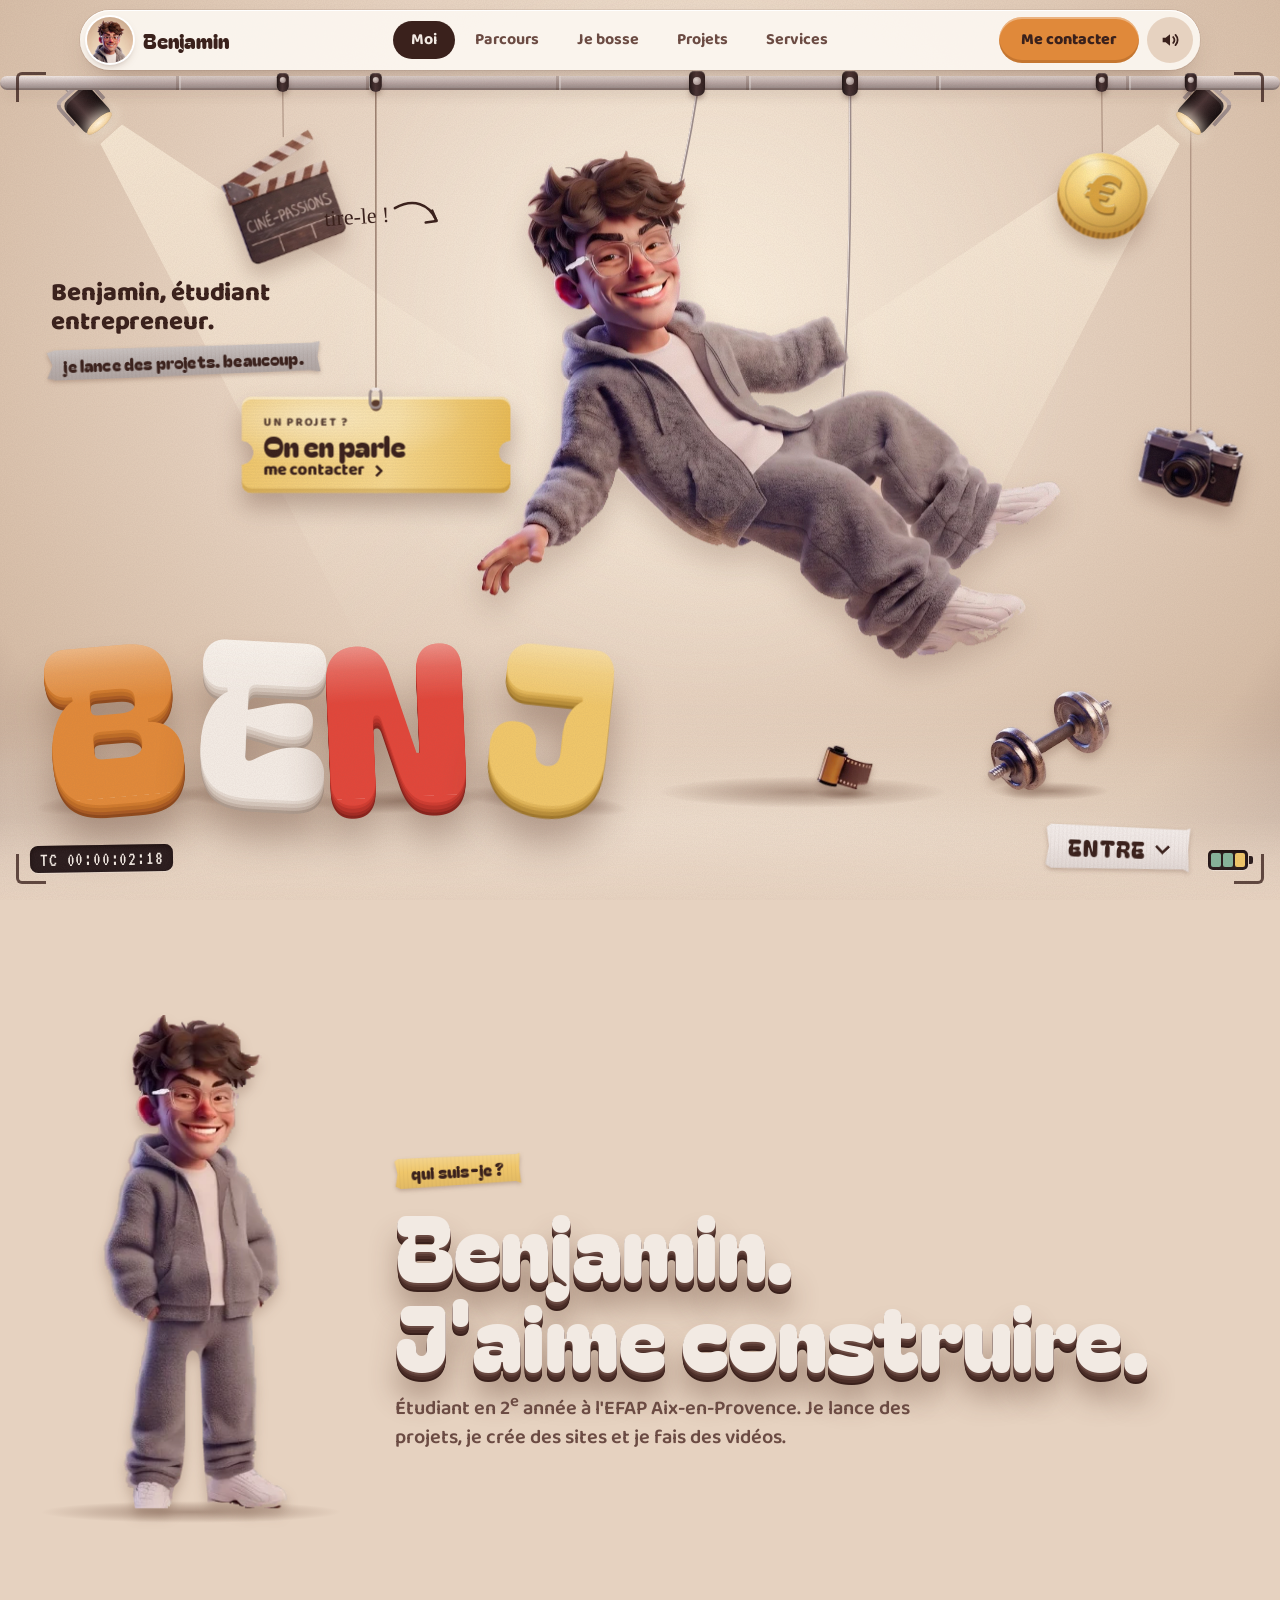
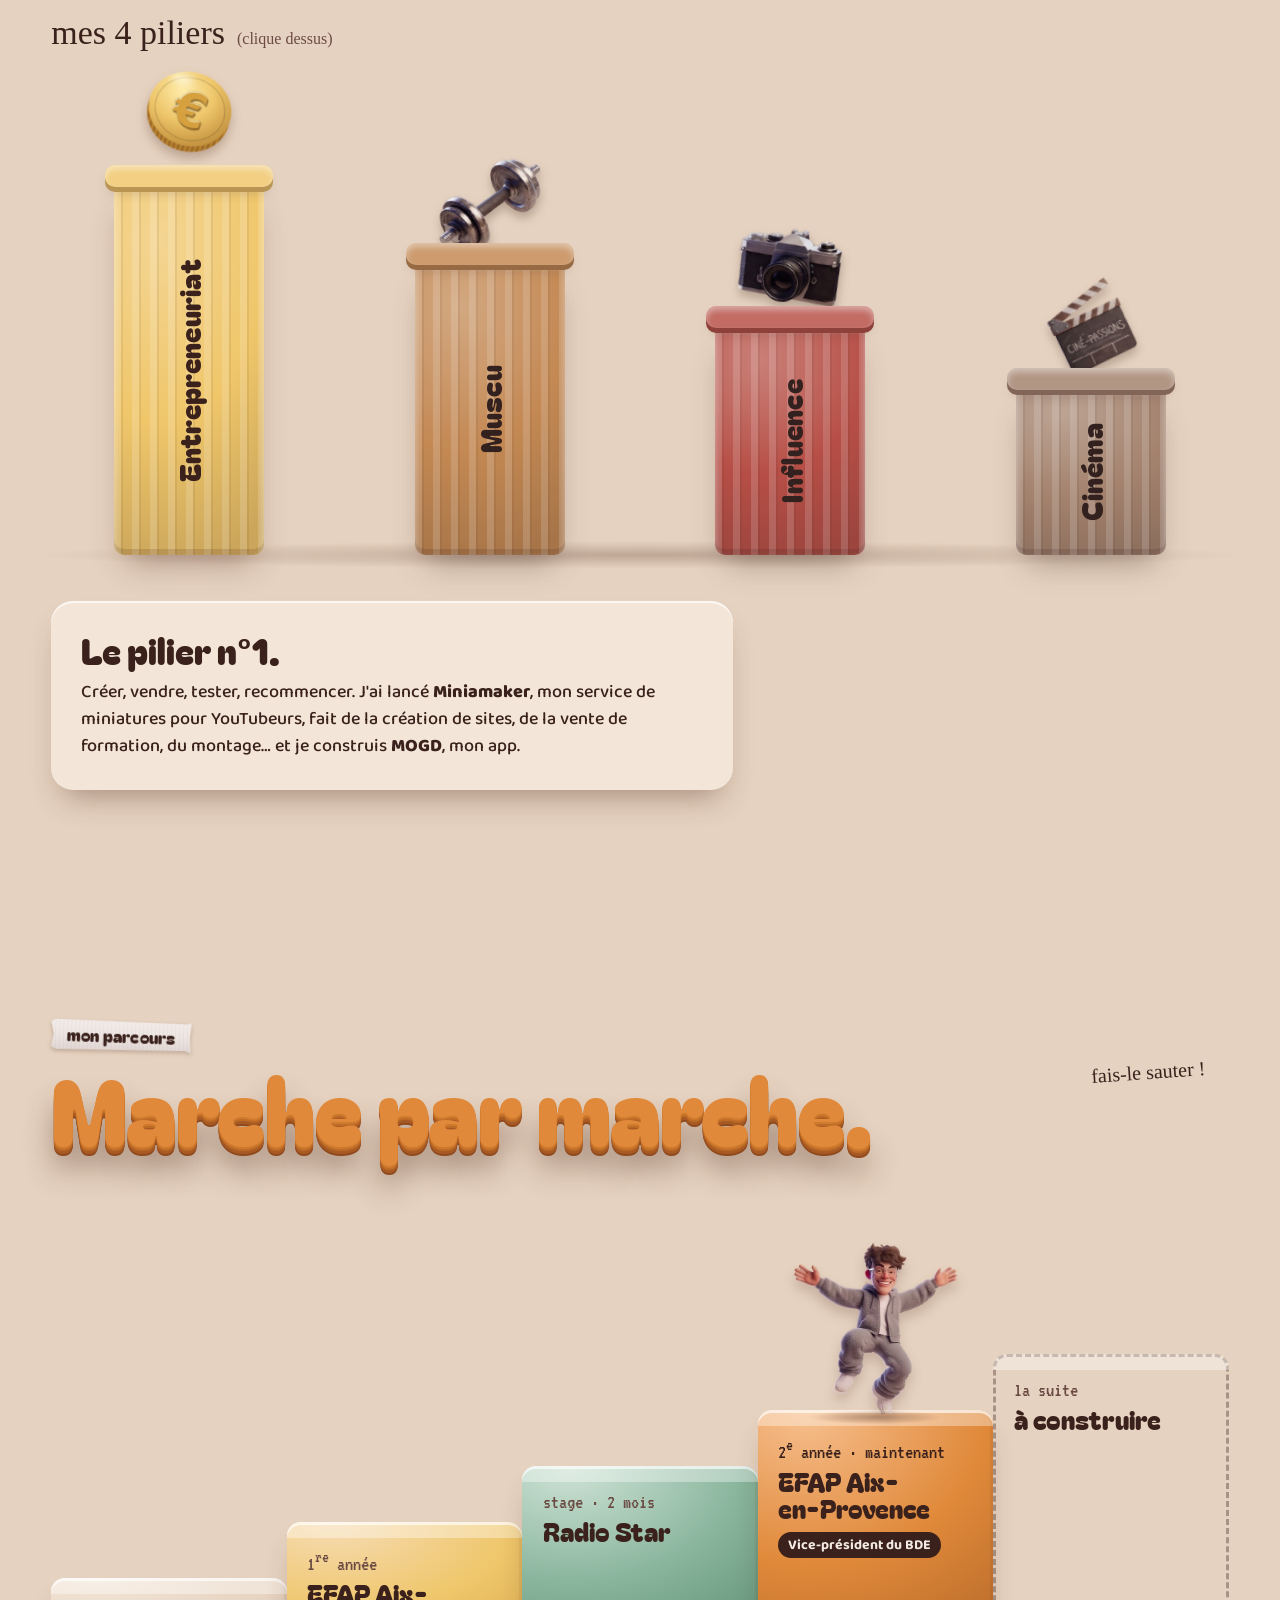
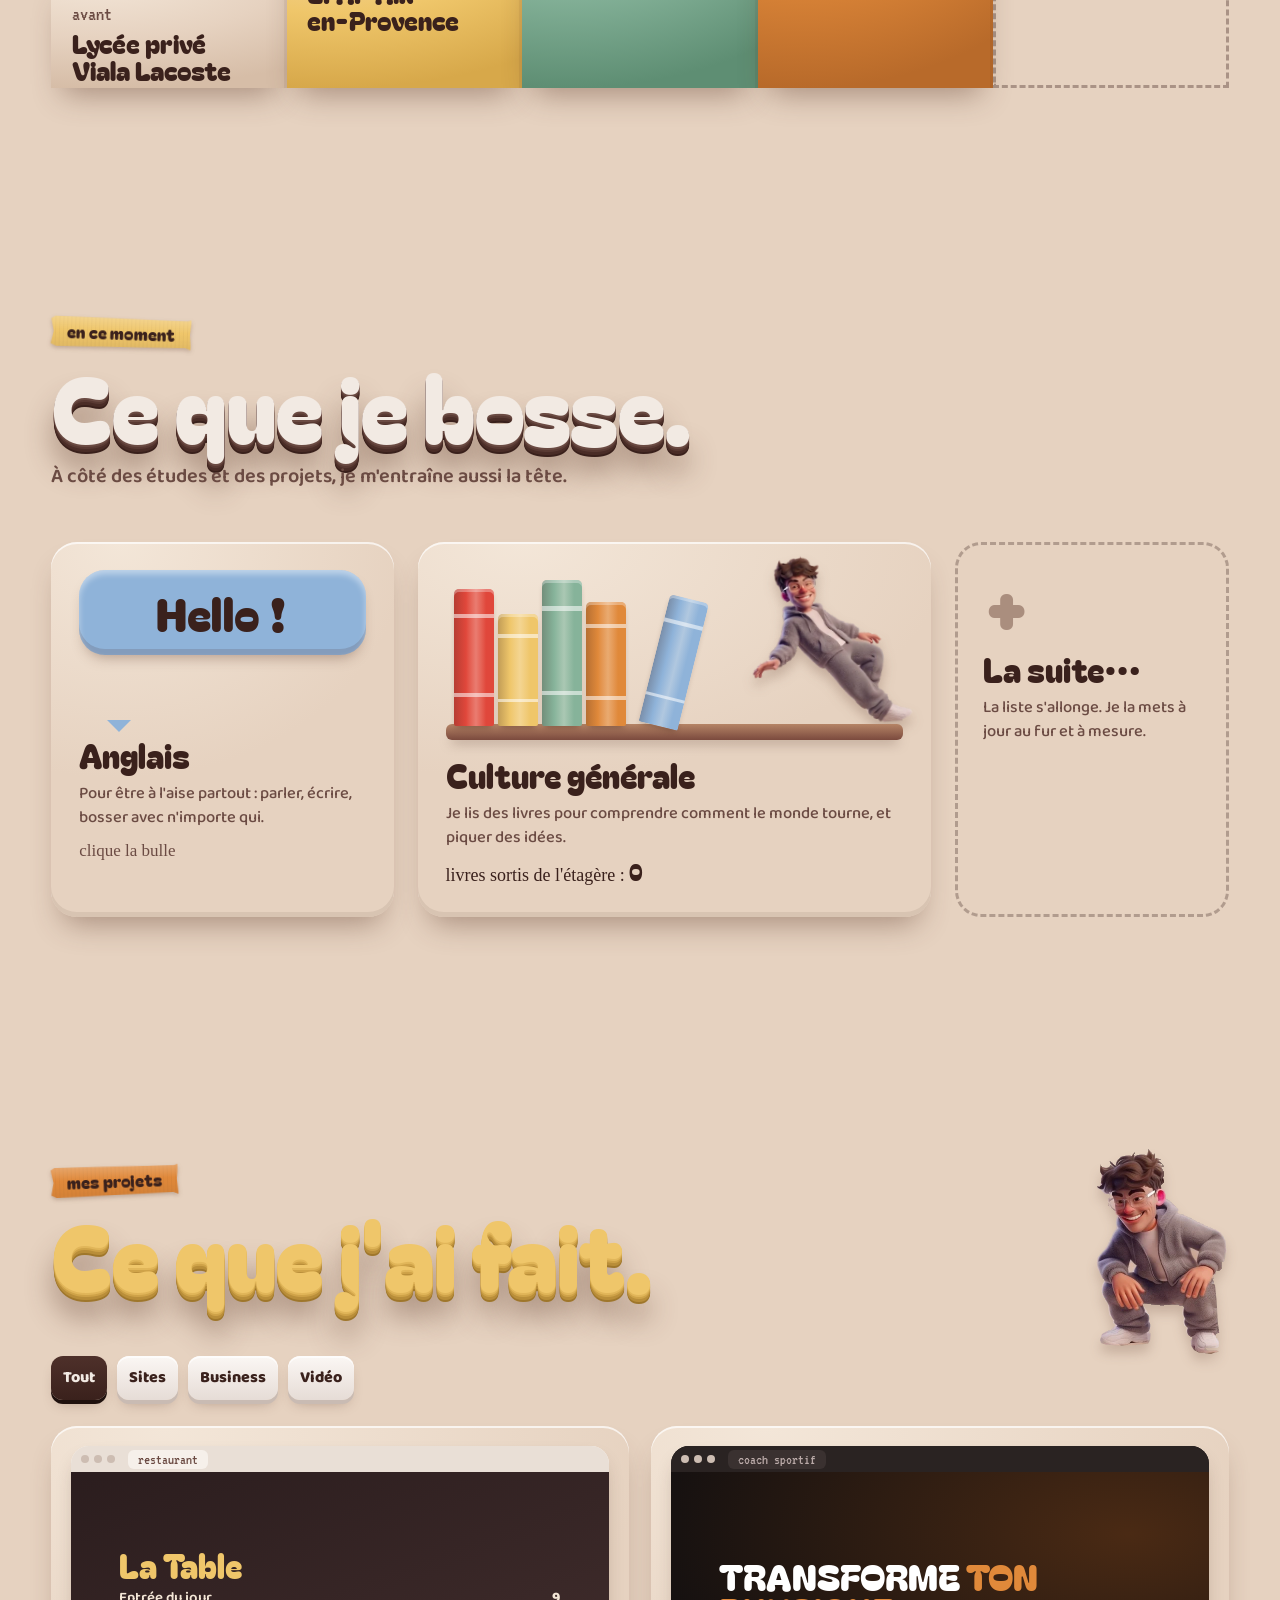
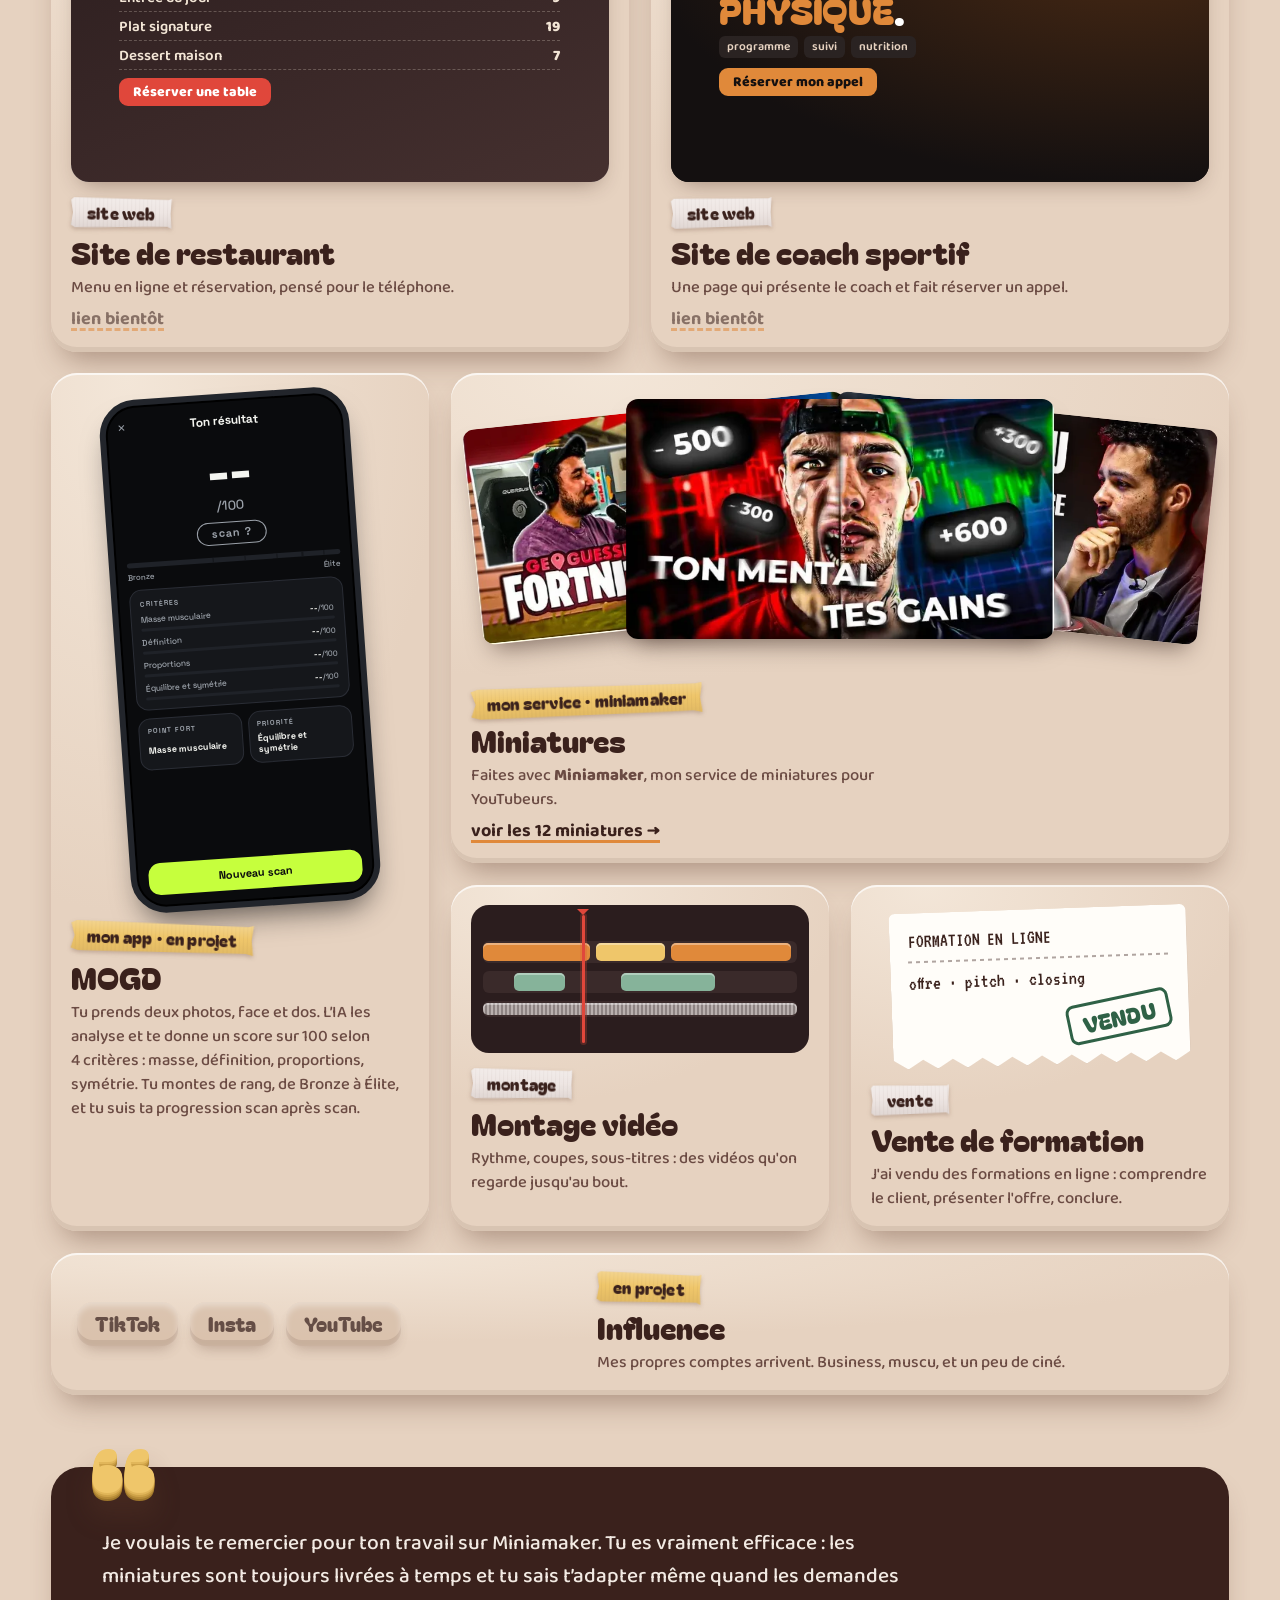
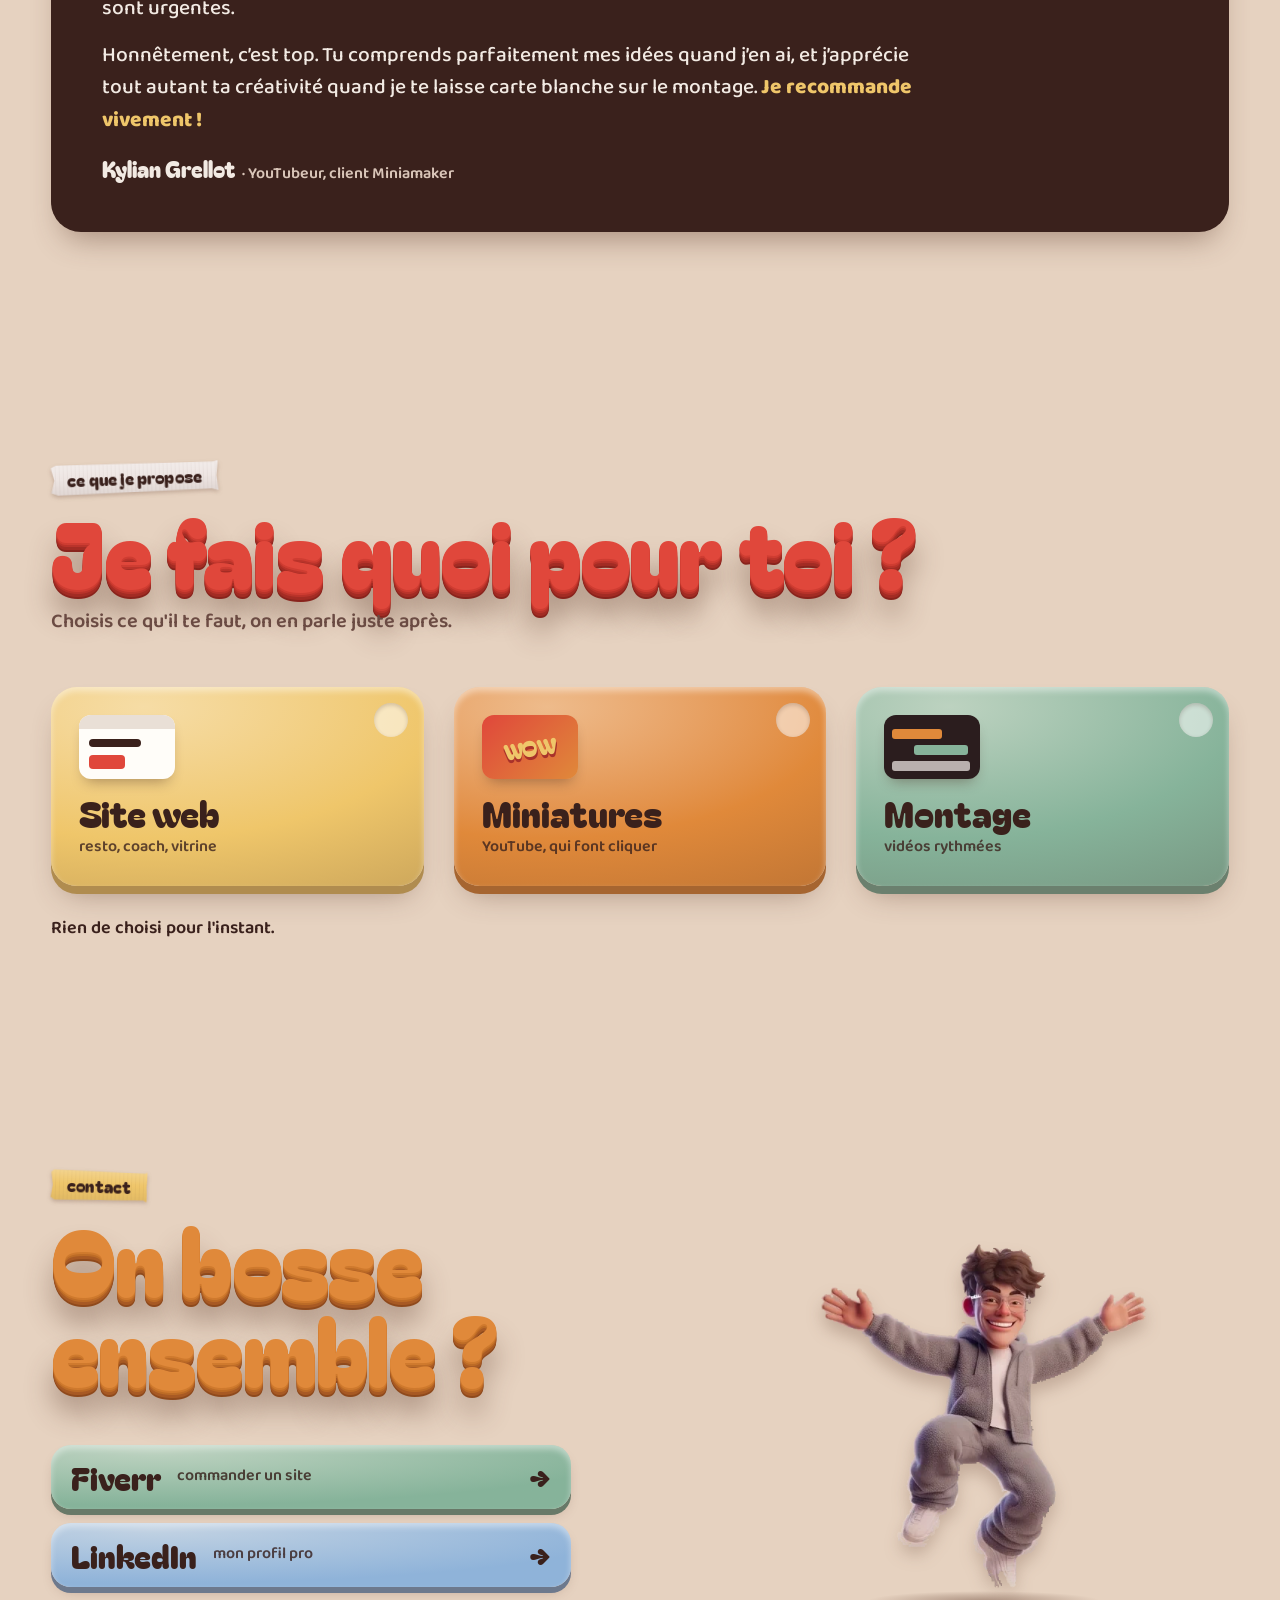
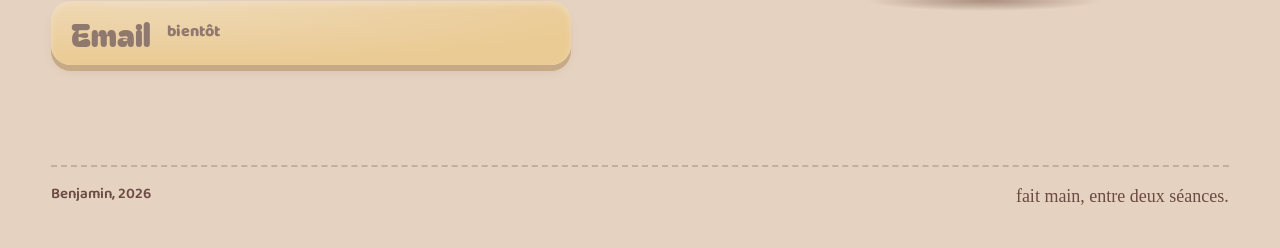
<file: index.html>
<!doctype html>
<html lang="fr">
<head>
<meta charset="utf-8">
<meta name="viewport" content="width=device-width, initial-scale=1, viewport-fit=cover">
<meta name="description" content="Benjamin, étudiant entrepreneur : sites web, Miniamaker, MOGD, vidéos.">
</head>
<body>
<title>Benjamin Portfolio</title>
<link rel="preconnect" href="https://fonts.googleapis.com">
<link rel="preconnect" href="https://fonts.gstatic.com" crossorigin>
<link rel="stylesheet" href="https://fonts.googleapis.com/css2?family=Bagel+Fat+One&family=Baloo+2:wght@500;700;800&family=Permanent+Marker&family=VT323&family=Space+Grotesk:wght@500;700&display=swap">
<link rel="preload" as="image" href="assets/pose-float.webp">
<style>
:root{color-scheme:light;--cyclo-hi:#F3E6D8;--cyclo:#E6D2C0;--cyclo-mid:#D6BDA7;--cyclo-edge:#AA8E7E;--cocoa:#3A211C;--cocoa-soft:#6B4B43;--slate:#45302F;--slate-deep:#2B1D1E;--chalk:#F2EAE3;--wood:#7B4A3E;--wood-light:#B58466;--stripe:#EEE6E3;--canister:#E0893A;--canister-deep:#A85A24;--tally:#E0473B;--tally-deep:#A9322A;--mustard:#EFC66A;--mustard-deep:#B98E3A;--film:#5A2E24;--steel:#B9A9A7;--steel-hi:#EFE5E1;--plastic:#EEE6E3;--fleece:#8D8382;--fleece-hi:#B9B0AE;--glow:#FFF4E0;--mint:#86B39A;--mint-deep:#2F6146;--bronze:#B0713A;--mogd-bg:#17121A;--drop:0 18px 30px -12px rgba(90,55,40,.45);--drop-sm:0 8px 14px -6px rgba(90,55,40,.4);--clay-hi:inset 0 4px 6px rgba(255,255,255,.45);--clay-lo:inset 0 -6px 0 rgba(60,30,20,.15);--f-display:'Bagel Fat One','Arial Rounded MT Bold','Trebuchet MS',system-ui,sans-serif;--f-body:'Baloo 2','Trebuchet MS','Segoe UI',sans-serif;--f-hand:'Permanent Marker','Marker Felt','Comic Sans MS',cursive;--f-osd:'VT323',ui-monospace,'Courier New',monospace;--gutter:max(16px,4vw);--hud-h:76px;--ease-pop:cubic-bezier(.34,1.56,.64,1);--ease-out:cubic-bezier(.22,1,.36,1)}@media (max-width:699.98px){:root{--hud-h:70px}}*,*::before,*::after{box-sizing:border-box}html{overflow-x:hidden;overflow-x:clip;scroll-padding-top:calc(var(--hud-h) + 16px);-webkit-text-size-adjust:100%;text-size-adjust:100%;background:#E6D2C0}@media (prefers-reduced-motion:no-preference){html{scroll-behavior:smooth}}body{margin:0;overflow-x:hidden;overflow-x:clip;background:var(--cyclo);color:var(--cocoa);font:500 18px/1.3 var(--f-body);-webkit-font-smoothing:antialiased;-moz-osx-font-smoothing:grayscale;text-rendering:optimizeLegibility}img,svg,canvas,video{display:block;max-width:100%}img{height:auto}h1,h2,h3,h4,p,ol,ul,figure,blockquote,dl,dd{margin:0}ol,ul{padding:0;list-style:none}button{font:inherit;color:inherit;background:none;border:0;padding:0;margin:0;cursor:pointer;-webkit-tap-highlight-color:transparent;touch-action:manipulation}button:disabled{cursor:default}a{color:inherit;-webkit-tap-highlight-color:transparent}b,strong{font-weight:800}[hidden]{display:none !important}::selection{background:var(--mustard);color:var(--cocoa)}.bj-root{position:relative;color:var(--cocoa)}#tournage{display:block;position:relative}body::before{content:"";position:fixed;inset:0;z-index:45;pointer-events:none;opacity:.05;background:url("data:image/svg+xml,%3Csvg xmlns='http://www.w3.org/2000/svg' width='160' height='160'%3E%3Cfilter id='g'%3E%3CfeTurbulence type='fractalNoise' baseFrequency='.9' numOctaves='2' stitchTiles='stitch'/%3E%3CfeColorMatrix values='0 0 0 0 .23 0 0 0 0 .13 0 0 0 0 .11 0 0 0 2.4 -.8'/%3E%3C/filter%3E%3Crect width='100%25' height='100%25' filter='url(%23g)'/%3E%3C/svg%3E") 0 0 / 160px 160px repeat}:focus-visible{outline:3px dashed var(--cocoa);outline-offset:4px}.bj-on-dark :focus-visible,.bj-on-dark:focus-visible{outline-color:var(--chalk)}@media (prefers-reduced-motion:reduce){*,*::before,*::after{animation-duration:.001ms !important;animation-iteration-count:1 !important;transition-duration:.001ms !important;scroll-behavior:auto !important}}.bj-sr{position:absolute !important;width:1px;height:1px;padding:0;margin:-1px;overflow:hidden;clip:rect(0 0 0 0);clip-path:inset(50%);white-space:nowrap;border:0}.bj-skip{position:fixed;z-index:70;left:var(--gutter);top:8px;padding:10px 16px;border-radius:8px;background:var(--cocoa);color:var(--chalk);font:800 16px/1.2 var(--f-body);text-decoration:none;translate:0 -160%}.bj-skip:focus,.bj-skip:focus-visible{translate:0 0;outline-color:var(--canister)}.bj-wrap{position:relative;width:min(1200px,100% - 2 * var(--gutter));margin-inline:auto}.bj-scene{position:relative;overflow-x:clip;padding-block:clamp(72px,9vw,140px)}.bj-display{font-family:var(--f-display);font-weight:400}.bj-hand{font-family:var(--f-hand);font-weight:400}.bj-osd-font{font-family:var(--f-osd);font-weight:400}[data-take-count]{display:inline-block;min-width:1ch;font-weight:inherit}.bj-flip{animation:bj-flip .3s var(--ease-pop)}.bj-draggable{cursor:grab;-webkit-user-select:none;user-select:none;-webkit-touch-callout:none;-webkit-user-drag:none}.bj-draggable img{-webkit-user-drag:none;pointer-events:none}.bj-draggable.is-grabbing{cursor:grabbing}.bj-slate{position:relative;width:min(560px,100%);padding-top:30px;margin-bottom:clamp(28px,4vw,56px);transform:rotate(-1.2deg);-webkit-tap-highlight-color:transparent}.bj-slate[data-side="right"]{margin-left:auto;transform:rotate(1.4deg)}.bj-slate__arm{position:absolute;z-index:2;top:0;left:0;right:0;height:34px;border-radius:8px 8px 6px 6px;background:linear-gradient(180deg,rgba(255,255,255,.18),rgba(255,255,255,0) 45%,rgba(60,30,20,.16)),repeating-linear-gradient(-55deg,var(--wood) 0 24px,var(--stripe) 24px 48px);box-shadow:var(--drop-sm),inset 0 3px 0 rgba(255,255,255,.25),inset 0 -3px 0 rgba(60,30,20,.22);transform-origin:17px 30px;transform:rotate(var(--arm,-24deg));cursor:pointer}.bj-slate__arm:focus-visible{outline-offset:2px}.bj-slate__arm::before{content:"";position:absolute;left:8px;top:8px;width:18px;height:18px;border-radius:50%;background:radial-gradient(circle at 35% 30%,var(--steel-hi),var(--steel) 55%,#7E6E6C);box-shadow:0 2px 3px rgba(60,30,20,.45),inset 0 -2px 0 rgba(60,30,20,.2)}.bj-slate__board{position:relative;display:block;border-radius:4px 4px 14px 14px;padding:34px 22px 20px;color:var(--chalk);background:radial-gradient(38% 30% at 80% 72%,rgba(242,234,227,.075),rgba(242,234,227,0) 70%),radial-gradient(28% 24% at 24% 64%,rgba(242,234,227,.06),rgba(242,234,227,0) 70%),radial-gradient(120% 90% at 20% 10%,#574040,var(--slate) 55%,#3B2928);box-shadow:var(--clay-hi),var(--drop),inset 0 -5px 0 rgba(30,14,12,.3)}.bj-slate__board::before{content:"";position:absolute;top:0;left:0;right:0;height:18px;border-radius:4px 4px 0 0;background:linear-gradient(180deg,rgba(255,255,255,.16),rgba(60,30,20,.18)),repeating-linear-gradient(55deg,var(--wood) 0 24px,var(--stripe) 24px 48px);box-shadow:0 2px 0 rgba(30,14,12,.35)}.bj-slate__lbl{display:block;font:400 14px/1 var(--f-hand);letter-spacing:.08em;opacity:.75;margin-bottom:6px}.bj-slate__title{font:400 clamp(34px,6vw,60px)/.95 var(--f-hand);text-transform:uppercase;letter-spacing:.01em;color:var(--chalk);text-shadow:0 0 1px rgba(242,234,227,.6);overflow-wrap:anywhere}.bj-slate__sub{margin-top:12px;padding-top:10px;padding-right:104px;border-top:2px solid rgba(242,234,227,.35);font:700 clamp(16px,1.6vw,19px)/1.25 var(--f-body);color:rgba(242,234,227,.88)}.bj-slate__take{position:absolute;right:20px;bottom:14px;font:400 18px/1 var(--f-hand);color:var(--chalk);white-space:nowrap}.bj-slate.is-snap .bj-slate__board{animation:bj-jolt .14s ease-out}.bj-tape{position:relative;isolation:isolate;display:inline-block;padding:.36em .95em .3em;font:400 17px/1.1 var(--f-display);letter-spacing:.01em;color:var(--cocoa);text-decoration:none;transform:translateY(var(--lift,0)) rotate(var(--r,-2deg));filter:drop-shadow(0 2px 2px rgba(90,55,40,.28));transition:transform .18s var(--ease-pop)}.bj-tape::before{content:"";position:absolute;inset:0;z-index:-1;background:linear-gradient(180deg,rgba(255,255,255,.24),rgba(255,255,255,0) 45%,rgba(60,30,20,.08)),repeating-linear-gradient(90deg,rgba(60,30,20,.04) 0 1px,rgba(60,30,20,0) 1px 4px),var(--tape,var(--fleece-hi));clip-path:polygon(0 8%,3% 0,97% 4%,100% 0,99% 50%,100% 100%,96% 94%,4% 100%,0 92%,2% 50%)}.bj-tape--white{--tape:var(--plastic)}.bj-tape--grey{--tape:var(--fleece-hi)}.bj-tape--canister{--tape:var(--canister)}.bj-tape--mustard{--tape:var(--mustard)}button.bj-tape,a.bj-tape{min-height:44px;display:inline-flex;align-items:center;justify-content:center;text-align:center;cursor:pointer}button.bj-tape:hover,a.bj-tape:hover{--lift:-2px}button.bj-tape:active,a.bj-tape:active{--lift:1px}.bj-chalk{font-family:var(--f-hand);font-weight:400;color:var(--chalk);text-shadow:0 0 1px rgba(242,234,227,.55)}.bj-osd{display:inline-flex;align-items:center;gap:6px;padding:4px 10px 3px;border-radius:8px;font:400 20px/1 var(--f-osd);letter-spacing:.04em;text-transform:uppercase;white-space:nowrap;color:var(--chalk);background:var(--slate-deep);box-shadow:inset 0 2px 4px rgba(20,8,6,.55),0 1px 0 rgba(255,255,255,.25);text-decoration:none}.bj-rec{display:inline-block;flex:none;width:10px;height:10px;border-radius:50%;background:radial-gradient(circle at 35% 30%,#F79A8C,var(--tally) 55%,var(--tally-deep));box-shadow:0 0 6px rgba(224,71,59,.65);animation:bj-blink 1s steps(1) infinite}.bj-rec.is-frozen{animation:none;opacity:1}.bj-bubble{position:absolute;z-index:12;isolation:isolate;width:max-content;max-width:220px;padding:10px 14px;border-radius:16px 16px 16px 4px;background:var(--plastic);color:var(--cocoa);font:800 18px/1.15 var(--f-body);box-shadow:var(--drop-sm),inset 0 -3px 0 rgba(60,30,20,.08);transform-origin:12px 100%;pointer-events:none}.bj-bubble::after{content:"";position:absolute;z-index:-1;left:8px;bottom:-7px;width:16px;height:16px;background:var(--plastic);border-radius:0 0 5px 0;transform:rotate(45deg) skew(10deg,10deg)}.bj-bubble[data-tail="br"]{border-radius:16px 16px 4px 16px;transform-origin:calc(100% - 12px) 100%}.bj-bubble[data-tail="br"]::after{left:auto;right:8px}.bj-bubble[data-tail="tl"]{border-radius:4px 16px 16px 16px;transform-origin:12px 0}.bj-bubble[data-tail="tl"]::after{bottom:auto;top:-7px}.bj-bubble[data-tail="tr"]{border-radius:16px 4px 16px 16px;transform-origin:calc(100% - 12px) 0}.bj-bubble[data-tail="tr"]::after{bottom:auto;top:-7px;left:auto;right:8px}.bj-bubble[data-on="0"]{visibility:hidden;transform:scale(.6)}.bj-bubble[data-on="1"]{visibility:visible;animation:bj-pop .26s var(--ease-pop) both}.bj-stamp{position:absolute;z-index:15;left:var(--x,50%);top:var(--y,50%);width:max-content;max-width:92%;padding:.14em .5em .08em;border:4px double currentColor;border-radius:12px;background:rgba(243,230,216,.6);color:var(--ink,var(--tally-deep));font:400 var(--fs,clamp(28px,4vw,48px))/1 var(--f-display);text-transform:uppercase;text-align:center;letter-spacing:.02em;pointer-events:none;transform:translate(-50%,-50%) rotate(var(--rot,-6deg));-webkit-mask:url("data:image/svg+xml,%3Csvg xmlns='http://www.w3.org/2000/svg' width='180' height='120'%3E%3Cfilter id='s'%3E%3CfeTurbulence type='fractalNoise' baseFrequency='.8' numOctaves='3' seed='4'/%3E%3CfeColorMatrix values='0 0 0 0 0 0 0 0 0 0 0 0 0 0 0 -2.4 0 0 0 2.15'/%3E%3C/filter%3E%3Crect width='100%25' height='100%25' filter='url(%23s)'/%3E%3C/svg%3E") 0 0 / 180px 120px repeat;mask:url("data:image/svg+xml,%3Csvg xmlns='http://www.w3.org/2000/svg' width='180' height='120'%3E%3Cfilter id='s'%3E%3CfeTurbulence type='fractalNoise' baseFrequency='.8' numOctaves='3' seed='4'/%3E%3CfeColorMatrix values='0 0 0 0 0 0 0 0 0 0 0 0 0 0 0 -2.4 0 0 0 2.15'/%3E%3C/filter%3E%3Crect width='100%25' height='100%25' filter='url(%23s)'/%3E%3C/svg%3E") 0 0 / 180px 120px repeat;animation:bj-stamp .28s cubic-bezier(.2,.9,.3,1.15) both}.bj-stamp[data-tone="tally"]{--ink:var(--tally-deep)}.bj-stamp[data-tone="cocoa"]{--ink:var(--cocoa)}.bj-stamp[data-tone="mint"]{--ink:var(--mint-deep)}.bj-stamp[data-size="s"]{--fs:clamp(20px,2.6vw,30px);border-width:3px}.bj-stamp[data-size="l"]{--fs:clamp(40px,7vw,84px);border-width:6px}.bj-stamp.is-calm{animation:none}.bj-dome{--size:96px;position:relative;display:inline-grid;place-items:center;flex:none;width:var(--size);height:var(--size);margin-bottom:8px;padding:0 8px;border-radius:50%;background:radial-gradient(circle at 35% 28%,#F6B46E,var(--canister) 45%,#C4702C);box-shadow:inset 0 4px 6px rgba(255,255,255,.5),inset 0 -6px 10px rgba(90,40,10,.25),0 8px 0 var(--canister-deep),0 18px 26px -8px rgba(90,55,40,.5);font:400 calc(var(--size) * .2)/1 var(--f-display);color:var(--cocoa);text-align:center;transition:transform .08s ease-out}.bj-dome::before{content:"";position:absolute;left:22%;top:12%;width:34%;height:20%;border-radius:50%;background:radial-gradient(closest-side,rgba(255,248,238,.75),rgba(255,248,238,0));transform:rotate(-24deg);pointer-events:none}.bj-dome:active:not(:disabled){transform:translateY(6px);box-shadow:inset 0 4px 6px rgba(255,255,255,.5),inset 0 -6px 10px rgba(90,40,10,.25),0 2px 0 var(--canister-deep),0 8px 14px -6px rgba(90,55,40,.5)}.bj-dome:disabled{filter:saturate(.45) brightness(.98)}.bj-key{display:inline-grid;place-items:center;min-width:44px;min-height:44px;padding:0 12px;border-radius:12px;background:linear-gradient(#FBF7F4,#E6DCD6);box-shadow:0 4px 0 #C9BBB3,var(--drop-sm),inset 0 2px 0 rgba(255,255,255,.7);font:800 16px/1 var(--f-body);color:var(--cocoa);transition:transform .08s ease-out}.bj-key:active:not(:disabled){transform:translateY(3px);box-shadow:0 1px 0 #C9BBB3,0 4px 8px -4px rgba(90,55,40,.4),inset 0 2px 0 rgba(255,255,255,.7)}.bj-key svg{width:18px;height:18px;fill:currentColor}.bj-clay{background-color:var(--c,var(--canister));background-image:radial-gradient(130% 120% at 30% 20%,color-mix(in srgb,var(--c,var(--canister)) 70%,#FFF8EE),var(--c,var(--canister)) 50%,color-mix(in srgb,var(--c,var(--canister)) 82%,#3A211C));box-shadow:var(--clay-hi),var(--clay-lo),var(--drop)}.bj-extrude{--face:var(--canister);--d1:#CF7A2E;--d2:#BD6C27;--d3:#A85A24;--d4:#8F4A1D;font-family:var(--f-display);font-weight:400;color:var(--face);text-shadow:0 calc(var(--dz,1px) * 1) 0 var(--d1),0 calc(var(--dz,1px) * 2) 0 var(--d1),0 calc(var(--dz,1px) * 3) 0 var(--d2),0 calc(var(--dz,1px) * 4) 0 var(--d2),0 calc(var(--dz,1px) * 5) 0 var(--d3),0 calc(var(--dz,1px) * 6) 0 var(--d3),0 calc(var(--dz,1px) * 7) 0 var(--d4),0 calc(var(--dz,1px) * 8) 0 var(--d4),0 calc(var(--dz,1px) * 22) calc(var(--dz,1px) * 26) rgba(90,55,40,.45)}.bj-extrude[data-tone="canister"]{--face:#E0893A;--d1:#CF7A2E;--d2:#BD6C27;--d3:#A85A24;--d4:#8F4A1D}.bj-extrude[data-tone="chalk"]{--face:#F2EAE3;--d1:#E3D8CF;--d2:#D4C6BB;--d3:#C3B2A6;--d4:#AD9B8E}.bj-extrude[data-tone="tally"]{--face:#E0473B;--d1:#CF3D32;--d2:#BA342B;--d3:#A32C24;--d4:#89241D}.bj-extrude[data-tone="mustard"]{--face:#EFC66A;--d1:#E1B65A;--d2:#CFA349;--d3:#B98E3A;--d4:#9F772C}.bj-extrude[data-tone="chalk-cocoa"]{--face:#F2EAE3;--d1:#6B4B43;--d2:#5A3B34;--d3:#4A2D27;--d4:#3A211C}.bj-extrude[data-tone="cocoa"]{--face:#3A211C;--d1:#2E1A16;--d2:#261512;--d3:#1F110E;--d4:#170C0A}.bj-shadow{position:absolute;width:var(--w,200px);height:var(--h,22px);border-radius:50%;background:radial-gradient(closest-side,rgba(90,55,40,.42),rgba(90,55,40,.18) 60%,rgba(90,55,40,0));transform:translateX(-50%) scale(var(--s,1));pointer-events:none}.bj-link{font-weight:700;color:var(--cocoa);text-decoration:underline;text-decoration-color:var(--canister);text-decoration-thickness:3px;text-underline-offset:4px;text-decoration-skip-ink:none;transition:text-decoration-color .15s}.bj-link:hover{text-decoration-color:var(--cocoa)}.bj-on-dark .bj-link{color:var(--chalk)}.bj-on-dark .bj-link:hover{text-decoration-color:var(--chalk)}.bj-hint{display:inline-flex;align-items:center;gap:2px;font:400 20px/1.1 var(--f-hand);color:var(--cocoa);transform:rotate(var(--r,-4deg));pointer-events:none;white-space:nowrap}.bj-hint__arrow{width:54px;height:34px;flex:none;fill:none;stroke:var(--cocoa);stroke-width:3;stroke-linecap:round;stroke-linejoin:round;transform:rotate(var(--ar,0deg)) scaleX(var(--af,1))}.is-live .bj-hint__arrow{animation:bj-nudge 1.6s ease-in-out infinite}.bj-flash{position:absolute;inset:0;z-index:14;pointer-events:none;border-radius:inherit;background:radial-gradient(var(--glow),rgba(255,244,224,.85) 40%,rgba(255,244,224,0) 75%)}.bj-flash.is-calm{background:none;box-shadow:inset 0 0 0 3px var(--canister)}.bj-hud{position:fixed;z-index:50;top:10px;left:50%;translate:-50% 0;width:min(1120px,100% - 2 * var(--gutter));height:60px;display:flex;align-items:center;gap:8px;padding:7px;border-radius:999px;background:rgba(251,246,240,.94);box-shadow:0 14px 30px -16px rgba(90,55,40,.55),0 0 0 1px rgba(58,33,28,.07),inset 0 1px 0 #fff;transition:translate .3s var(--ease-out)}.bj-hud[data-hidden="true"]{translate:-50% calc(-100% - 24px)}.bj-hud__brand{display:inline-flex;align-items:center;gap:10px;padding-right:10px;text-decoration:none;color:var(--cocoa);flex:none;border-radius:999px}.bj-hud__brand img{width:46px;height:46px;border-radius:50%;object-fit:cover;box-shadow:0 0 0 2px #fff,0 4px 8px -3px rgba(90,55,40,.5)}.bj-hud__brand span:not(.bj-sr){font:400 21px/1 var(--f-display)}.bj-hud__nav{display:flex;align-items:center;gap:2px;margin-inline:auto}.bj-hud__nav a{padding:11px 18px;border-radius:999px;font:700 16px/1 var(--f-body);color:var(--cocoa-soft);text-decoration:none;transition:background-color .2s,color .2s}.bj-hud__nav a:hover{background:var(--cyclo);color:var(--cocoa)}.bj-hud__nav a[aria-current="true"]{background:var(--cocoa);color:var(--chalk)}.bj-ticket{flex:none;display:inline-flex;align-items:center;height:46px;padding:0 22px;border-radius:999px;background:var(--canister);box-shadow:inset 0 2px 0 rgba(255,255,255,.35),inset 0 -3px 0 rgba(90,40,10,.2);font:800 16px/1 var(--f-body);color:var(--cocoa);text-decoration:none;transition:transform .2s var(--ease-pop),background-color .2s}.bj-ticket:hover,.bj-ticket:focus-visible{transform:translateY(-1px);background:#E99A50}.bj-mute{flex:none;display:grid;place-items:center;width:46px;height:46px;border-radius:50%;background:var(--cyclo);color:var(--cocoa);transition:background-color .2s}.bj-mute:hover{background:var(--cyclo-mid)}.bj-mute__x{display:none}.bj-mute[aria-pressed="true"] .bj-mute__x{display:inline}.bj-mute[aria-pressed="true"] .bj-mute__waves{display:none}.bj-hud__menu{display:none;flex:none;width:46px;height:46px;border-radius:50%;background:var(--cocoa);place-items:center}.bj-hud__burger{display:grid;gap:4px;width:18px}.bj-hud__burger i{display:block;height:2.5px;border-radius:2px;background:var(--chalk);transition:transform .2s,opacity .2s}.bj-hud__menu[aria-expanded="true"] .bj-hud__burger i:nth-child(1){transform:translateY(6.5px) rotate(45deg)}.bj-hud__menu[aria-expanded="true"] .bj-hud__burger i:nth-child(2){opacity:0}.bj-hud__menu[aria-expanded="true"] .bj-hud__burger i:nth-child(3){transform:translateY(-6.5px) rotate(-45deg)}@media (max-width:1099.98px){.bj-hud{height:56px;padding:5px}.bj-hud__brand img{width:44px;height:44px}.bj-hud__menu{display:grid}.bj-ticket{margin-left:auto;height:44px;padding:0 16px;font-size:15px}.bj-mute{width:44px;height:44px}.bj-hud__nav{display:none}.bj-hud__nav.is-open{display:flex;position:absolute;top:calc(100% + 8px);left:0;right:0;flex-direction:column;align-items:stretch;gap:4px;padding:8px;border-radius:24px;background:rgba(251,246,240,.98);box-shadow:0 18px 34px -16px rgba(90,55,40,.55),0 0 0 1px rgba(58,33,28,.07)}.bj-hud__nav a{padding:15px 18px;font-size:18px}}@media (max-width:419.98px){.bj-hud__brand span:not(.bj-sr){display:none}.bj-hud__brand{padding-right:0}}.bj-guide{--gh:150px;position:absolute;z-index:6;width:calc(var(--gh) * .4);height:var(--gh);pointer-events:none}.bj-guide__btn{position:absolute;inset:0;display:block;pointer-events:auto;transform-origin:50% 100%;-webkit-tap-highlight-color:transparent}.bj-guide__btn img{width:100%;height:100%;object-fit:contain;object-position:50% 100%;transform-origin:50% 100%;-webkit-user-drag:none;user-select:none;filter:drop-shadow(0 6px 5px rgba(90,55,40,.22))}.bj-guide__sh{left:50%;bottom:-7px;--w:130%;--h:15px}.bj-guide__bubble{left:62%;bottom:94%;max-width:200px;font-size:16px}.bj-guide .bj-guide__bubble[data-tail="br"]{left:auto;right:62%}.bj-scene.is-live .bj-guide__btn img{animation:bj-guide-idle 4.8s ease-in-out infinite}#bj-fx{position:fixed;inset:0;width:100%;height:100%;z-index:60;pointer-events:none}@keyframes bj-pop{0%{transform:scale(.6);opacity:.2}100%{transform:scale(1);opacity:1}}@keyframes bj-stamp{0%{transform:translate(-50%,-50%) rotate(var(--rot,-6deg)) scale(2.2);opacity:0}55%{transform:translate(-50%,-50%) rotate(var(--rot,-6deg)) scale(.92);opacity:1}100%{transform:translate(-50%,-50%) rotate(var(--rot,-6deg)) scale(1);opacity:1}}@keyframes bj-flip{0%{transform:rotateX(90deg) translateY(-25%)}100%{transform:none}}@keyframes bj-wiggle{0%,100%{transform:rotate(0deg)}20%{transform:rotate(4deg)}45%{transform:rotate(-4deg)}70%{transform:rotate(2.5deg)}85%{transform:rotate(-1.5deg)}}@keyframes bj-blink{50%{opacity:.15}}@keyframes bj-jolt{30%{transform:translateY(3px)}}@keyframes bj-nudge{0%,100%{translate:0 0}50%{translate:4px -2px}}@keyframes bj-guide-idle{0%,100%{rotate:0deg;scale:1 1}45%{rotate:1.6deg;scale:1 1.012}70%{rotate:-.8deg}}@keyframes bj-bob{0%,100%{translate:0 0}50%{translate:0 -4px}}.bj-head{display:grid;justify-items:start;gap:12px;margin-bottom:clamp(28px,4vw,52px)}.bj-head__title{--dz:clamp(.6px,.12vw,1.1px);margin:0;font-size:clamp(40px,7.2vw,92px);line-height:.98;letter-spacing:-.01em;text-wrap:balance}.bj-head__lead{margin:0;max-width:44ch;font:600 clamp(17px,1.6vw,20px)/1.45 var(--f-body);color:var(--cocoa-soft)}#plateau.bj-scene{padding:0;scroll-margin-top:0;z-index:2}#plateau .pl-set{--bw:min(46vw,640px,74svh);--bh:calc(var(--bw) * .871);--bx:60%;--by:46%;--truss-y:76px;--pw:clamp(90px,10vw,150px);--cw:clamp(80px,8.5vw,130px);--fw:60px;--hw:clamp(220px,21vw,300px);--hire-r:calc(var(--bx) - var(--bw) * .44);--hire-t:calc(31% + 104px);--floor-b:12%;position:relative;height:100vh;height:100svh;min-height:640px;max-height:1040px;overflow:hidden;overflow:clip;isolation:isolate;color:var(--cocoa);background-color:var(--cyclo);background-image:radial-gradient(ellipse at 50% 35%,var(--cyclo-hi),var(--cyclo) 45%,var(--cyclo-mid) 80%,var(--cyclo-edge))}#plateau .pl-set::after{content:"";position:absolute;z-index:1;left:0;right:0;bottom:0;height:clamp(56px,9%,96px);pointer-events:none;background:linear-gradient(180deg,rgba(230,210,192,0),rgba(230,210,192,.7) 55%,var(--cyclo))}#plateau .pl-light{position:absolute;z-index:0;left:calc(55% - 30vmax);top:calc(35% - 30vmax);width:60vmax;height:60vmax;border-radius:50%;background:radial-gradient(closest-side,var(--glow),rgba(255,244,224,.55) 45%,rgba(255,244,224,0));opacity:.55;pointer-events:none;will-change:transform}#plateau .pl-floor{position:absolute;z-index:0;left:-10%;right:-10%;bottom:0;height:24%;pointer-events:none;background:radial-gradient(ellipse 55% 80% at 50% 100%,rgba(243,230,216,.75),rgba(243,230,216,0) 75%),linear-gradient(180deg,rgba(243,230,216,0),rgba(243,230,216,.7));-webkit-mask:linear-gradient(180deg,rgba(0,0,0,0),#000 38%);mask:linear-gradient(180deg,rgba(0,0,0,0),#000 38%)}#plateau .pl-beam{position:absolute;z-index:1;top:calc(var(--truss-y) + 58px);width:360px;height:640px;pointer-events:none;background:linear-gradient(180deg,rgba(255,244,224,.62),rgba(255,244,224,.2) 55%,rgba(255,244,224,0) 92%);clip-path:polygon(46% 0,54% 0,100% 100%,0 100%);transform-origin:50% 0}#plateau .pl-beam--l{left:calc(6% - 180px);transform:translateX(var(--beam-dx,34px)) rotate(-42deg)}#plateau .pl-beam--r{left:calc(94% - 180px);transform:translateX(calc(var(--beam-dx,34px) * -1)) rotate(42deg)}#plateau.is-live .pl-beam{animation:pl-flicker 5s steps(1) infinite}#plateau.is-live .pl-beam--r{animation-delay:-2.3s}#plateau .pl-truss{position:absolute;z-index:4;left:0;right:0;top:var(--truss-y);height:14px;pointer-events:none}#plateau .pl-truss__tube{position:absolute;inset:0;border-radius:7px;background:repeating-linear-gradient(90deg,rgba(60,30,20,0) 0 176px,rgba(60,30,20,.2) 176px 179px,rgba(255,255,255,.35) 179px 181px,rgba(60,30,20,0) 181px 190px),linear-gradient(180deg,var(--steel-hi),var(--steel) 55%,#8F8381);box-shadow:var(--drop-sm),inset 0 -2px 0 rgba(60,30,20,.18)}#plateau .pl-clamp{position:absolute;z-index:2;top:-5px;width:16px;height:25px;margin-left:-8px;border-radius:5px 5px 7px 7px;background:linear-gradient(90deg,#1E1415,#4A3536 45%,var(--slate-deep));box-shadow:0 4px 6px -2px rgba(60,30,20,.5),inset 0 1px 0 rgba(255,255,255,.18)}#plateau .pl-clamp::after{content:"";position:absolute;left:4px;top:6px;width:8px;height:8px;border-radius:50%;background:radial-gradient(circle at 35% 30%,var(--steel-hi),var(--steel) 60%,#7E6E6C)}#plateau .pl-clamp--line{width:12px;height:19px;margin-left:-6px;top:-3px}#plateau .pl-clamp--line::after{left:3px;top:4px;width:6px;height:6px}#plateau .pl-clamp[data-anchor="wl"]{left:calc(var(--bx) - var(--bw) * .12)}#plateau .pl-clamp[data-anchor="wr"]{left:calc(var(--bx) + var(--bw) * .14)}#plateau .pl-clamp[data-anchor="clap"]{left:22%}#plateau .pl-clamp[data-anchor="hire"]{left:calc(var(--hire-r) - var(--hw) / 2)}#plateau .pl-clamp[data-anchor="controller"]{left:86%}#plateau .pl-clamp[data-anchor="camera"]{left:min(93%,100% - var(--cw) / 2 - 18px)}#plateau .pl-can{position:absolute;top:6px;width:44px;height:62px;margin-left:-22px;transform-origin:22px 2px}#plateau .pl-can--l{left:5%;transform:rotate(-42deg)}#plateau .pl-can--r{left:95.6%;transform:rotate(42deg)}#plateau .pl-can i{position:absolute;display:block}#plateau .pl-can__stem{left:19px;top:0;width:6px;height:12px;border-radius:2px;background:linear-gradient(90deg,#8F8381,var(--steel-hi),#8F8381)}#plateau .pl-can__yoke{left:0;top:10px;width:44px;height:30px;border:4px solid #9C8C8A;border-top-color:#B9A9A7;border-bottom:0;border-radius:9px 9px 0 0}#plateau .pl-can__body{left:5px;top:16px;width:34px;height:40px;border-radius:9px 9px 6px 6px;background:linear-gradient(90deg,#1A1112,#4A3536 38%,var(--slate-deep) 70%,#150E0F);box-shadow:inset 0 3px 0 rgba(255,255,255,.12),0 6px 8px -4px rgba(60,30,20,.5)}#plateau .pl-can__lens{left:6px;top:50px;width:32px;height:10px;border-radius:50%;background:radial-gradient(ellipse at 50% 40%,var(--glow),#F6D9A8 55%,#C9A26C);box-shadow:0 0 14px 3px rgba(255,244,224,.85)}#plateau .pl-rig{position:absolute;z-index:3;inset:0;width:100%;height:100%;max-width:none;overflow:visible;pointer-events:none;fill:none;stroke-linecap:round;stroke-linejoin:round}#plateau .pl-wire{stroke:#9C8C8A;stroke-width:2.6;transition:opacity .45s ease,stroke-width .12s}#plateau .pl-wire-hi{stroke:var(--steel-hi);stroke-width:1;transition:opacity .45s ease}#plateau .pl-wire.is-taut{stroke-width:1.6}#plateau .pl-wire-hi.is-taut{stroke-width:.6}#plateau .pl-wire.is-gone,#plateau .pl-wire-hi.is-gone{opacity:0}#plateau .pl-line{stroke:rgba(90,55,40,.45);stroke-width:1}#plateau .pl-line--hire{stroke:rgba(90,55,40,.6);stroke-width:1.4}#plateau .pl-copy{position:absolute;z-index:5;left:var(--gutter);top:31%;max-width:calc(100% - 2 * var(--gutter))}#plateau .pl-tag{max-width:24ch;font:800 clamp(20px,2vw,28px)/1.12 var(--f-body);color:var(--cocoa);letter-spacing:-.005em}#plateau .pl-tape{--r:-2deg;margin-top:10px;margin-left:-4px;font-size:clamp(16px,1.35vw,20px)}#plateau .pl-title{position:absolute;z-index:5;left:var(--gutter);bottom:10%;margin:0;font:400 clamp(96px,17vw,250px)/.8 var(--f-display);letter-spacing:-.035em;white-space:nowrap;-webkit-user-select:none;user-select:none}#plateau .pl-letter{--dz:clamp(.8px,.09vw + .45px,1.7px);position:relative;isolation:isolate;display:inline-block;padding-bottom:.06em;transform-origin:50% 100%;cursor:pointer;-webkit-tap-highlight-color:transparent}#plateau .pl-letter:nth-child(1){rotate:-5deg}#plateau .pl-letter:nth-child(2){rotate:3deg;translate:0 -.02em}#plateau .pl-letter:nth-child(3){rotate:-2.5deg}#plateau .pl-letter:nth-child(4){rotate:6deg;translate:.02em 0}#plateau .pl-letter::after{content:attr(data-l);position:absolute;left:0;top:0;color:rgba(255,255,255,0);text-shadow:none;background:linear-gradient(180deg,rgba(255,252,246,.62),rgba(255,252,246,.18) 26%,rgba(255,252,246,0) 45%);-webkit-background-clip:text;background-clip:text;pointer-events:none}#plateau .pl-letter__sh{--w:.78em;--h:.11em;z-index:-1;left:50%;bottom:-.015em}#plateau .pl-letter.is-flash{--face:var(--glow)}#plateau .pl-letter:focus-visible{outline-offset:2px;border-radius:12px}#plateau .pl-trail{position:absolute;z-index:6;left:0;right:0;bottom:calc(var(--floor-b) - 2px);height:18px;pointer-events:none;clip-path:inset(0 100% 0 0);background:repeating-linear-gradient(90deg,var(--cyclo-hi) 0 5px,rgba(243,230,216,0) 5px 11px) 0 3px / 100% 3px no-repeat,repeating-linear-gradient(90deg,var(--cyclo-hi) 0 5px,rgba(243,230,216,0) 5px 11px) 0 calc(100% - 3px) / 100% 3px no-repeat,repeating-linear-gradient(90deg,rgba(243,230,216,0) 0 30px,rgba(243,230,216,.16) 30px 32px),linear-gradient(180deg,#7A4335,var(--film) 50%,#43221A);box-shadow:0 4px 5px -2px rgba(90,55,40,.45)}#plateau .pl-benj{position:absolute;z-index:7;left:calc(var(--bx) - var(--bw) / 2);top:calc(var(--by) - var(--bh) / 2);width:var(--bw);height:var(--bh);transform-origin:36% 50%;pointer-events:none;will-change:transform}#plateau .pl-benj__img{position:absolute;left:0;top:0;width:100%;height:auto;max-width:none;transform-origin:40% 50%;pointer-events:none;-webkit-user-drag:none;user-select:none;filter:drop-shadow(0 16px 14px rgba(90,55,40,.22))}#plateau.is-live .pl-benj__img{animation:pl-breathe 4s ease-in-out infinite,pl-sway 7s ease-in-out infinite}#plateau .pl-benj__hit{position:absolute;inset:0;pointer-events:auto;touch-action:none;cursor:grab;clip-path:polygon(9% 6%,20% 0,33% 0,40% 9%,41% 26%,52% 31%,62% 30%,64% 40%,82% 54%,97% 60%,99% 78%,93% 94%,70% 94%,52% 86%,40% 78%,22% 76%,12% 88%,0 90%,0 72%,10% 64%,14% 50%,12% 34%,8% 22%)}#plateau .pl-benj:has(.pl-benj__hit:focus-visible){outline:3px dashed var(--cocoa);outline-offset:2px;border-radius:24px}@media (pointer:coarse){#plateau .pl-benj__hit{touch-action:pan-y}}#plateau .pl-benj__hit:active{cursor:grabbing}#plateau .pl-benj-shadow{--w:calc(var(--bw) * .5);--h:calc(var(--bw) * .055);z-index:4;left:calc(var(--bx) + var(--bw) * .06);top:calc(100% - var(--floor-b) - var(--h) * .5);will-change:transform,opacity}#plateau .pl-prop{position:absolute;z-index:8;display:block;padding:0;border-radius:14px;touch-action:none;cursor:grab;will-change:transform}#plateau .pl-prop img{width:100%;height:auto;max-width:none;pointer-events:none;transform-origin:50% 50%;filter:drop-shadow(0 12px 10px rgba(90,55,40,.28))}#plateau.is-live .pl-prop--hang img{transform-origin:50% 4%;animation:pl-dangle 5.6s ease-in-out infinite}#plateau.is-live .pl-prop[data-prop="controller"] img{animation-duration:6.4s;animation-delay:-2s}#plateau.is-live .pl-prop[data-prop="camera"] img{animation-duration:4.9s;animation-delay:-3.1s}#plateau .pl-prop::before{content:"";position:absolute;inset:-10px}#plateau .pl-prop:focus-visible{outline-offset:6px}#plateau .pl-prop[data-prop="clap"]{width:var(--pw);left:calc(22% - var(--pw) / 2);top:calc(22% - var(--pw) * .5358)}#plateau .pl-prop[data-prop="controller"]{width:var(--pw);left:calc(86% - var(--pw) / 2);top:calc(22% - var(--pw) * .4044)}#plateau .pl-prop[data-prop="camera"]{width:var(--cw);left:calc(min(93%,100% - var(--cw) / 2 - 18px) - var(--cw) / 2);top:calc(52% - var(--cw) * .3821)}#plateau .pl-prop--floor{z-index:6}#plateau .pl-prop[data-prop="dumbbell"]{width:var(--pw);left:calc(82% - var(--pw) / 2);bottom:var(--floor-b)}#plateau .pl-prop[data-prop="filmroll"]{width:var(--fw);left:calc(66% - var(--fw) / 2);bottom:var(--floor-b);touch-action:pan-y}#plateau .pl-prop[data-prop="filmroll"]::before{inset:-18px -14px -8px}#plateau .pl-prop[data-prop="dumbbell"] img{transform-origin:50% 90%;filter:drop-shadow(0 6px 5px rgba(90,55,40,.25))}#plateau .pl-prop[data-prop="filmroll"] img{filter:drop-shadow(0 4px 3px rgba(90,55,40,.25))}#plateau .pl-fsh{z-index:5;bottom:calc(var(--floor-b) - 8px);will-change:transform,opacity}#plateau .pl-fsh[data-sh="dumbbell"]{--w:calc(var(--pw) * .92);--h:calc(var(--pw) * .14);left:82%}#plateau .pl-fsh[data-sh="filmroll"]{--w:calc(var(--fw) * 1.05);--h:12px;left:66%}#plateau .pl-hire{position:absolute;z-index:6;left:calc(var(--hire-r) - var(--hw));top:var(--hire-t);width:var(--hw);display:block;padding-top:14px;color:var(--cocoa);text-decoration:none;touch-action:none;cursor:pointer;will-change:transform;-webkit-tap-highlight-color:transparent}#plateau .pl-hire__card{position:relative;isolation:isolate;display:grid;justify-items:start;gap:2px;padding:14px 20px 13px 22px;transform-origin:50% 0;filter:drop-shadow(0 14px 12px rgba(90,55,40,.34));transition:scale .22s var(--ease-pop)}#plateau .pl-hire__card::before{content:"";position:absolute;inset:0;z-index:-1;border-radius:10px;background:radial-gradient(circle 7px at 50% 9px,#5A3A2C 0 5px,rgba(90,58,44,0) 6px),repeating-linear-gradient(0deg,rgba(58,33,28,.045) 0 1px,rgba(58,33,28,0) 1px 3px),radial-gradient(80% 70% at 28% 22%,rgba(255,250,236,.6),rgba(255,250,236,0) 70%),linear-gradient(100deg,var(--mustard),#F6D88F 56%,#E7B850);box-shadow:inset 0 3px 0 rgba(255,255,255,.45),inset 0 -5px 0 rgba(150,105,30,.28);-webkit-mask:radial-gradient(circle 12px at 0 58%,rgba(0,0,0,0) 96%,#000) 0 0 / 51% 100% no-repeat,radial-gradient(circle 12px at 100% 58%,rgba(0,0,0,0) 96%,#000) 100% 0 / 51% 100% no-repeat;mask:radial-gradient(circle 12px at 0 58%,rgba(0,0,0,0) 96%,#000) 0 0 / 51% 100% no-repeat,radial-gradient(circle 12px at 100% 58%,rgba(0,0,0,0) 96%,#000) 100% 0 / 51% 100% no-repeat}#plateau .pl-hire__card::after{content:"";position:absolute;left:50%;top:-9px;width:14px;height:22px;margin-left:-7px;border:3px solid #9C8C8A;border-top-color:var(--steel-hi);border-radius:8px}#plateau .pl-hire__top{font:800 12px/1 var(--f-body);letter-spacing:.14em;text-transform:uppercase;opacity:.8;padding-top:6px}#plateau .pl-hire__big{font:400 clamp(25px,2.3vw,33px)/1 var(--f-display);letter-spacing:-.01em;white-space:nowrap}#plateau .pl-hire__small{display:inline-flex;align-items:center;gap:8px;font:800 17px/1.1 var(--f-body)}#plateau .pl-hire__arrow{display:inline-block;width:9px;height:9px;border-top:3px solid var(--cocoa);border-right:3px solid var(--cocoa);border-radius:1px;transform:rotate(45deg)}#plateau .pl-hire:hover .pl-hire__card,#plateau .pl-hire:focus-visible .pl-hire__card{scale:1.04}#plateau .pl-hire:focus-visible{outline-offset:2px}#plateau.is-live .pl-hire__arrow{animation:pl-nudge 1.4s var(--ease-out) infinite}@media (pointer:coarse){#plateau .pl-hire{touch-action:pan-y}}#plateau .pl-bubble-anchor{position:absolute;z-index:12;left:0;top:0;width:0;height:0;pointer-events:none;transform:translate3d(calc(var(--bx) + 10px),120px,0)}#plateau .pl-bubble{left:0;bottom:0;font-size:19px}#plateau .pl-hint{--r:-4deg;--ar:36deg;position:absolute;z-index:9;left:calc(var(--bx) - var(--bw) * .5 - 150px);top:calc(var(--by) - var(--bh) * .5 + 40px);font-size:22px;transition:opacity .3s ease,transform .3s var(--ease-pop)}#plateau .pl-hint.is-done{opacity:0;transform:rotate(-4deg) scale(.7)}#plateau .pl-vf{position:absolute;z-index:10;left:16px;right:16px;top:72px;bottom:16px;pointer-events:none}#plateau .pl-vf__c{position:absolute;width:30px;height:30px;border:0 solid var(--cocoa);opacity:.78}#plateau .pl-vf__c--tl{left:0;top:0;border-left-width:3px;border-top-width:3px;border-top-left-radius:6px}#plateau .pl-vf__c--tr{right:0;top:0;border-right-width:3px;border-top-width:3px;border-top-right-radius:6px}#plateau .pl-vf__c--bl{left:0;bottom:0;border-left-width:3px;border-bottom-width:3px;border-bottom-left-radius:6px}#plateau .pl-vf__c--br{right:0;bottom:0;border-right-width:3px;border-bottom-width:3px;border-bottom-right-radius:6px}#plateau .pl-tc{position:absolute;left:14px;bottom:12px;font-size:20px;transform:rotate(-1deg)}#plateau .pl-batt{position:absolute;right:16px;bottom:14px;display:flex;gap:2px;width:40px;height:20px;padding:3px;border-radius:5px;background:var(--slate-deep);box-shadow:inset 0 2px 3px rgba(20,8,6,.6),0 1px 0 rgba(255,255,255,.3)}#plateau .pl-batt::after{content:"";position:absolute;right:-5px;top:6px;width:4px;height:8px;border-radius:0 2px 2px 0;background:var(--slate-deep)}#plateau .pl-batt i{flex:1;border-radius:2px;background:var(--mint)}#plateau .pl-batt i:last-child{background:var(--mustard)}#plateau.is-live .pl-batt i:last-child{animation:bj-blink 1.6s steps(1) infinite}#plateau .pl-cue{--r:2deg;position:absolute;z-index:11;right:calc(16px + 74px);bottom:30px;gap:10px;padding:.3em 1em .26em;font-size:22px;letter-spacing:.06em}#plateau .pl-cue__chev{display:inline-block;width:11px;height:11px;margin-top:-6px;border-right:3px solid var(--cocoa);border-bottom:3px solid var(--cocoa);border-radius:1px;transform:rotate(45deg)}#plateau.is-live .pl-cue__chev{animation:pl-chev 1.3s var(--ease-out) infinite}#plateau .pl-intro-arm{position:absolute;z-index:20;left:-2px;right:-2px;top:calc(var(--truss-y) - 30px);height:30px;border-radius:6px;pointer-events:none;background:linear-gradient(180deg,rgba(255,255,255,.2),rgba(255,255,255,0) 45%,rgba(60,30,20,.18)),repeating-linear-gradient(-55deg,var(--wood) 0 24px,var(--stripe) 24px 48px);box-shadow:var(--drop-sm),inset 0 3px 0 rgba(255,255,255,.25),inset 0 -3px 0 rgba(60,30,20,.22);transform-origin:0 100%;animation:pl-intro-arm 1s linear both}#plateau:not(.pl-on) .pl-prop--hang::before{content:"";position:absolute;left:50%;bottom:96%;width:1px;height:100vh;background:rgba(90,55,40,.45)}#plateau:not(.pl-on) .pl-benj::before,#plateau:not(.pl-on) .pl-benj::after{content:"";position:absolute;bottom:64%;width:2px;height:100vh;background:#9C8C8A}#plateau:not(.pl-on) .pl-benj::before{left:30%}#plateau:not(.pl-on) .pl-benj::after{left:62%;bottom:44%}@media (min-width:700px) and (max-aspect-ratio:1/1){#plateau .pl-set{--bw:min(66vw,640px,52svh);--by:40%}#plateau .pl-set{--hire-r:calc(100% - var(--gutter));--hire-t:64%;--hw:260px}#plateau .pl-copy{top:66%}#plateau .pl-prop[data-prop="camera"]{top:calc(31% - var(--cw) * .3821)}}@media (max-width:699.98px){#plateau .pl-set{--bw:86vw;--bx:55%;--by:calc(var(--truss-y) + 54px + var(--bh) / 2);--truss-y:60px;--floor-b:8%;--hw:min(250px,66vw);--hire-r:calc(100% - 16px);--hire-t:calc(var(--by) + var(--bh) * .5 - 4px);--copy-t:calc(var(--hire-t) + 108px);min-height:660px}#plateau .pl-floor{height:30%}#plateau .pl-beam{width:220px;height:420px;top:calc(var(--truss-y) + 36px)}#plateau .pl-beam--l{left:calc(3.5% - 110px);--beam-dx:20px}#plateau .pl-beam--r{left:calc(96.5% - 110px);--beam-dx:20px}#plateau .pl-can{transform-origin:22px 2px;scale:.66;top:4px}#plateau .pl-can--l{left:3.5%;transform:rotate(-38deg)}#plateau .pl-can--r{left:96.5%;transform:rotate(38deg)}#plateau .pl-clamp[data-anchor="clap"]{left:22.5%}#plateau .pl-clamp[data-anchor="controller"]{left:86%}#plateau .pl-clamp[data-anchor="camera"]{left:max(9%,44px)}#plateau .pl-prop[data-prop="clap"]{width:54px;left:calc(22.5% - 27px);top:calc(14% - 29px)}#plateau .pl-prop[data-prop="controller"]{width:66px;left:calc(86% - 33px);top:calc(18% - 27px)}#plateau .pl-prop[data-prop="camera"]{width:56px;left:calc(max(9%,44px) - 28px);top:calc(50% - 21px)}#plateau .pl-prop[data-prop="dumbbell"]{width:76px;left:calc(83% - 38px)}#plateau .pl-prop[data-prop="filmroll"]{--fw:36px;left:calc(63% - 18px)}#plateau .pl-fsh[data-sh="dumbbell"]{--w:70px;--h:11px;left:83%}#plateau .pl-fsh[data-sh="filmroll"]{--w:38px;--h:8px;left:63%}#plateau .pl-trail{height:12px;bottom:calc(var(--floor-b) - 1px)}#plateau .pl-copy{left:16px;top:var(--copy-t);max-width:calc(100% - 32px)}#plateau .pl-tag{font-size:21px}#plateau .pl-tape{font-size:15px;margin-top:8px}#plateau .pl-title{left:16px;top:calc(var(--copy-t) + 86px);bottom:auto;font-size:24vw}#plateau .pl-benj-shadow{--w:calc(var(--bw) * .6);--h:16px;left:calc(var(--bx) + var(--bw) * .12);opacity:.7}#plateau .pl-hire__card{padding:12px 16px 11px 18px}#plateau .pl-hire__big{font-size:25px}#plateau .pl-hire__small{font-size:16px}#plateau .pl-hint{left:46%;top:calc(var(--truss-y) + 34px);flex-direction:row-reverse;font-size:19px;--r:4deg;--ar:-34deg;--af:-1}#plateau .pl-vf{top:56px;left:10px;right:10px;bottom:10px}#plateau .pl-vf__c{width:22px;height:22px}#plateau .pl-tc{left:auto;right:58px;bottom:10px;font-size:18px}#plateau .pl-batt{right:10px;bottom:12px;width:36px;height:18px}#plateau .pl-cue{left:16px;right:auto;bottom:14px;--r:-2deg;font-size:20px}}@media (max-width:699.98px) and (max-height:760px){#plateau .pl-set{--bw:min(72vw,300px);--by:calc(var(--truss-y) + 40px + var(--bh) / 2);--copy-t:calc(var(--hire-t) + 100px)}#plateau .pl-prop[data-prop="clap"]{top:calc(var(--truss-y) + 18px)}#plateau .pl-tape{display:none}#plateau .pl-title{top:calc(var(--copy-t) + 40px);font-size:20vw}}@media (prefers-reduced-motion:reduce){#plateau .pl-intro-arm{display:none}#plateau .pl-benj__img,#plateau .pl-cue__chev,#plateau .pl-beam,#plateau .pl-prop img,#plateau .pl-hire__arrow{animation:none !important}}@keyframes pl-breathe{0%,100%{scale:1}50%{scale:1.012}}@keyframes pl-sway{0%,100%{translate:0 0;rotate:0deg}30%{translate:2px -4px;rotate:-.6deg}65%{translate:-2px 3px;rotate:.5deg}}@keyframes pl-dangle{0%,100%{rotate:-2.2deg}50%{rotate:2.2deg}}@keyframes pl-nudge{0%,100%{translate:0 0}50%{translate:4px -4px}}@keyframes pl-chev{0%,100%{translate:0 0}45%{translate:0 5px}}@keyframes pl-flicker{0%,100%{opacity:1}41%{opacity:.9}43%{opacity:1}77%{opacity:.94}79%{opacity:1}}@keyframes pl-intro-arm{0%{transform:translateY(0) rotate(-18deg);animation-timing-function:cubic-bezier(.55,0,.9,.4)}15%{transform:translateY(0) rotate(0deg)}27%{transform:translateY(0) rotate(0deg);animation-timing-function:cubic-bezier(.5,0,.2,1)}70%{transform:translateY(-260%) rotate(-3deg);opacity:1}100%{transform:translateY(-400%) rotate(-3deg);opacity:0;visibility:hidden}}#qui .qu-grid{display:grid;grid-template-columns:minmax(150px,280px) 1fr;gap:clamp(20px,5vw,72px);align-items:end}#qui .qu-me{position:relative;justify-self:center;width:clamp(120px,16vw,200px)}#qui .qu-me__btn{display:block;width:100%;transform-origin:50% 100%}#qui .qu-me__btn img{display:block;width:100%;height:auto;filter:drop-shadow(0 8px 6px rgba(90,55,40,.25))}#qui .qu-me__sh{left:50%;bottom:-8px;--w:150%;--h:22px}#qui .qu-bubble{position:absolute;left:70%;top:2%;width:max-content;max-width:210px}#qui .qu-intro{min-width:0;padding-bottom:12px}#qui .qu-sub{margin:clamp(56px,8vw,96px) 0 0;display:flex;gap:12px;align-items:baseline;font-size:clamp(26px,3vw,34px);font-weight:400;color:var(--cocoa)}#qui .qu-sub__hint{font-size:16px;color:var(--cocoa-soft)}#qui .qu-pillars{position:relative;display:grid;grid-template-columns:repeat(4,1fr);justify-items:center;gap:clamp(8px,2vw,28px);align-items:end;height:clamp(320px,40vw,500px);padding-top:110px;margin-top:0}#qui .qu-floor{position:absolute;left:-2%;right:-2%;bottom:-14px;height:28px;border-radius:50%;background:radial-gradient(closest-side,rgba(90,55,40,.28),rgba(90,55,40,0));pointer-events:none}#qui .qu-pillar{position:relative;z-index:1;width:min(100%,clamp(74px,12vw,150px));height:var(--hh);display:flex;flex-direction:column;align-items:center;transform-origin:50% 100%;transition:transform .25s var(--ease-pop),filter .2s}#qui .qu-pillar__prop{position:absolute;bottom:calc(100% - 6px);left:50%;width:74%;max-width:130px;height:auto;transform:translateX(-50%) rotate(-6deg);filter:drop-shadow(0 6px 5px rgba(90,55,40,.3));pointer-events:none;transition:transform .3s var(--ease-pop)}#qui .qu-pillar[data-p="cine"] .qu-pillar__prop{width:60%}#qui .qu-pillar__cap{width:112%;height:22px;flex:none;border-radius:10px;background:color-mix(in srgb,var(--c) 82%,#FFF8EE);box-shadow:var(--clay-hi),0 5px 0 color-mix(in srgb,var(--c) 70%,#3A211C),var(--drop-sm);position:relative;z-index:1}#qui .qu-pillar__body{flex:1;width:100%;margin-top:-2px;border-radius:0 0 10px 10px;display:grid;place-items:center;padding:10px 4px;background:repeating-linear-gradient(90deg,rgba(255,255,255,.16) 0 7px,rgba(60,30,20,.08) 7px 9px,rgba(255,255,255,0) 9px 18px),radial-gradient(130% 90% at 30% 15%,color-mix(in srgb,var(--c) 70%,#FFF8EE),var(--c) 55%,color-mix(in srgb,var(--c) 80%,#3A211C));box-shadow:var(--clay-hi),var(--clay-lo),var(--drop)}#qui .qu-pillar__name{writing-mode:vertical-rl;transform:rotate(180deg);font:400 clamp(17px,2.3vw,30px)/1 var(--f-display);color:var(--cocoa);letter-spacing:.01em;hyphens:manual}#qui .qu-pillar:hover{transform:translateY(-4px)}#qui .qu-pillar[aria-selected="true"] .qu-pillar__prop{transform:translateX(-50%) translateY(-14px) rotate(4deg) scale(1.08)}#qui .qu-pillar[aria-selected="false"]{filter:saturate(.7) brightness(.97)}#qui .qu-panel{position:relative;margin-top:46px;min-height:160px}#qui .qu-card{display:grid;gap:10px;justify-items:start;max-width:62ch;padding:clamp(18px,3vw,30px);border-radius:22px;background:var(--cyclo-hi);box-shadow:var(--drop),inset 0 2px 0 rgba(255,255,255,.7);font:500 18px/1.5 var(--f-body)}#qui .qu-card p{margin:0}#qui .qu-card__big{font:400 clamp(26px,3vw,36px)/1.05 var(--f-display)}#qui .qu-reps{display:grid;grid-template-columns:auto 1fr;align-items:center;gap:4px 16px;margin-top:6px;width:100%}#qui .qu-reps__db{grid-row:span 2;width:110px;padding:8px;border-radius:18px;background:var(--cyclo);box-shadow:inset 0 -4px 0 rgba(60,30,20,.12),var(--drop-sm);touch-action:manipulation}#qui .qu-reps__db img{display:block;width:100%;height:auto;transition:transform .12s ease-out;pointer-events:none}#qui .qu-reps__db.is-up img{transform:translateY(-16px) rotate(-14deg)}#qui .qu-reps__txt{margin:0;font-size:20px}#qui .qu-reps__n{font:400 24px/1 var(--f-display);font-variant-numeric:tabular-nums}#qui .qu-reps__bar{height:12px;border-radius:9px;background:var(--cyclo-mid);overflow:hidden}#qui .qu-reps__bar i{display:block;height:100%;width:calc(var(--p,0) * 100%);background:var(--canister);border-radius:9px;transition:width .15s}@media (max-width:699.98px){#qui .qu-grid{grid-template-columns:110px 1fr;align-items:center}#qui .qu-me{width:100px}#qui .qu-bubble{left:10%;top:-54px;max-width:170px;font-size:15px}#qui .qu-pillars{height:330px;gap:8px;padding-top:80px}#qui .qu-pillar__prop{width:88%}#qui .qu-pillar__cap{height:16px}#qui .qu-card{font-size:16.5px}#qui .qu-reps__db{width:88px}}@media (max-width:420px){#qui .qu-grid{grid-template-columns:1fr}#qui .qu-me{width:92px;justify-self:start}}#parcours .bj-wrap{position:relative}#parcours .pa-stairs{list-style:none;margin:0;padding:150px 0 0;display:grid;grid-template-columns:repeat(5,1fr);align-items:end;gap:0}#parcours .pa-step{--h:calc(110px + var(--i) * 56px);position:relative}#parcours .pa-step__btn{position:relative;width:100%;height:var(--h);display:flex;flex-direction:column;justify-content:flex-start;align-items:flex-start;gap:6px;padding:26px clamp(10px,1.6vw,22px) 14px;text-align:left;color:var(--cocoa);background:radial-gradient(140% 100% at 20% 0%,var(--cyclo-hi),var(--cyclo) 55%,var(--cyclo-mid));border-radius:14px 14px 0 0;box-shadow:inset 0 3px 0 rgba(255,255,255,.65),inset -3px 0 0 rgba(60,30,20,.06),var(--drop);transition:transform .2s var(--ease-pop),background .2s}#parcours .pa-step__btn::before{content:"";position:absolute;left:0;right:0;top:0;height:16px;border-radius:14px 14px 0 0;background:rgba(255,255,255,.35)}#parcours .pa-step:nth-child(2) .pa-step__btn{--cyclo-hi:#F6DCB4;--cyclo:#EFC66A;--cyclo-mid:#D7A84A}#parcours .pa-step--job .pa-step__btn{--cyclo-hi:#CFE3D6;--cyclo:#86B39A;--cyclo-mid:#5E8E73}#parcours .pa-step.is-here .pa-step__btn{--cyclo-hi:#F7C08F;--cyclo:#E0893A;--cyclo-mid:#B86A2A}#parcours .pa-step--next .pa-step__btn{background:transparent;box-shadow:none;outline:3px dashed rgba(58,33,28,.35);outline-offset:-3px}#parcours .pa-step__btn:hover{transform:translateY(-3px)}#parcours .pa-step__when{font-size:clamp(16px,1.6vw,21px);line-height:1;color:var(--cocoa-soft)}#parcours .pa-step__what{font:400 clamp(16px,2vw,26px)/1.05 var(--f-display);text-wrap:balance}#parcours .pa-step.is-here .pa-step__when{color:var(--cocoa)}#parcours .pa-step__extra{margin-top:4px;padding:5px 10px;border-radius:999px;background:var(--cocoa);color:var(--chalk);font:700 clamp(12px,1.1vw,14px)/1.15 var(--f-body)}#parcours .pa-benj{position:absolute;left:0;top:0;width:clamp(110px,13vw,170px);pointer-events:none;transform:translate(var(--x,0px),var(--y,0px))}#parcours .pa-benj img{display:block;width:100%;height:auto;filter:drop-shadow(0 8px 6px rgba(90,55,40,.22))}#parcours .pa-benj__sh{left:50%;bottom:-6px;--w:80%;--h:14px}#parcours .pa-hint{position:absolute;right:2%;top:40px}@media (max-width:699.98px){#parcours .pa-stairs{padding-top:120px}#parcours .pa-step{--h:calc(130px + var(--i) * 40px)}#parcours .pa-step__btn{padding:16px 7px 10px;border-radius:10px 10px 0 0}#parcours .pa-step__btn{padding:12px 4px 8px}#parcours .pa-step__when{font-size:12.5px}#parcours .pa-step__what{font-size:12px;overflow-wrap:anywhere;hyphens:auto}#parcours .pa-step__extra{padding:4px 6px;font-size:10.5px;border-radius:8px}#parcours .pa-hint{top:0;font-size:17px}}#bosse .bo-grid{display:grid;grid-template-columns:1fr 1.5fr .8fr;gap:clamp(14px,2vw,24px);align-items:stretch}#bosse .bo-card{position:relative;display:grid;align-content:start;justify-items:start;gap:10px;padding:clamp(18px,2.4vw,28px);border-radius:26px;background:radial-gradient(120% 90% at 20% 0%,var(--cyclo-hi),var(--cyclo) 70%);box-shadow:inset 0 2px 0 rgba(255,255,255,.7),inset 0 -5px 0 rgba(60,30,20,.08),var(--drop);min-width:0}#bosse h3{margin:0;font:400 clamp(26px,2.6vw,34px)/1 var(--f-display)}#bosse .bo-card p{margin:0;font:500 16.5px/1.45 var(--f-body);color:var(--cocoa-soft)}#bosse .bo-bubble{position:relative;display:grid;width:100%;min-height:150px;margin-bottom:8px;perspective:700px}#bosse .bo-bubble span{grid-area:1 / 1;display:grid;place-items:center;border-radius:26px;padding:18px;font:400 clamp(30px,3.6vw,46px)/1.05 var(--f-display);text-align:center;backface-visibility:hidden;transition:transform .5s var(--ease-pop);box-shadow:var(--clay-hi),var(--clay-lo),var(--drop-sm)}#bosse .bo-bubble__en{background:#8FB3D9;color:var(--cocoa)}#bosse .bo-bubble__fr{background:var(--chalk);color:var(--cocoa);transform:rotateY(180deg)}#bosse .bo-bubble.is-flip .bo-bubble__en{transform:rotateY(-180deg)}#bosse .bo-bubble.is-flip .bo-bubble__fr{transform:rotateY(0deg)}#bosse .bo-bubble::after{content:"";position:absolute;left:28px;bottom:-12px;border:12px solid transparent;border-top-color:#8FB3D9;border-bottom:0}#bosse .bo-bubble.is-flip::after{border-top-color:var(--chalk)}#bosse .bo-hint{font-size:17px;color:var(--cocoa-soft)}#bosse .bo-shelf{position:relative;width:100%;height:170px;display:flex;align-items:flex-end;gap:4px;padding:0 8px 14px;margin-bottom:8px}#bosse .bo-plank{position:absolute;left:0;right:0;bottom:0;height:16px;border-radius:6px;background:linear-gradient(var(--wood-light),var(--wood));box-shadow:0 8px 12px -6px rgba(60,30,20,.5)}#bosse .bo-book{position:relative;z-index:1;flex:none;width:var(--w);max-width:40px;height:var(--h);border-radius:5px 5px 2px 2px;transform-origin:50% 100%;background:linear-gradient(transparent 18%,rgba(255,255,255,.55) 18% 21%,transparent 21% 76%,rgba(255,255,255,.55) 76% 79%,transparent 79%),linear-gradient(90deg,color-mix(in srgb,var(--c) 75%,#3A211C),var(--c) 30%,color-mix(in srgb,var(--c) 70%,#FFF8EE) 55%,var(--c) 80%);box-shadow:inset 0 3px 0 rgba(255,255,255,.3),0 4px 6px -3px rgba(60,30,20,.4);transition:transform .35s var(--ease-pop)}#bosse .bo-book--lean{transform:rotate(14deg);margin-left:8px}#bosse .bo-book:hover{transform:translateY(-8px)}#bosse .bo-book.is-out{transform:translateY(-46px) rotate(-8deg)}#bosse .bo-reader{position:absolute;right:-6px;bottom:6px;width:clamp(110px,13vw,160px);height:auto;filter:drop-shadow(0 8px 6px rgba(90,55,40,.25));pointer-events:none;transform:rotate(-4deg)}#bosse .bo-count{font-size:18px !important;color:var(--cocoa) !important}#bosse .bo-count b{font:400 22px/1 var(--f-display)}#bosse .bo-more{background:transparent;box-shadow:none;outline:3px dashed rgba(58,33,28,.3);outline-offset:-3px}#bosse .bo-more__plus{font:400 72px/1 var(--f-display);color:var(--cyclo-edge)}@media (max-width:899.98px){#bosse .bo-grid{grid-template-columns:1fr 1fr}#bosse .bo-books{grid-column:1 / -1;grid-row:1}}@media (max-width:559.98px){#bosse .bo-grid{grid-template-columns:1fr}#bosse .bo-books{grid-row:auto}}#projets .pj-top{display:flex;justify-content:space-between;align-items:flex-end;gap:16px}#projets .pj-peek{width:clamp(90px,11vw,150px);height:auto;margin-bottom:-6px;filter:drop-shadow(0 8px 6px rgba(90,55,40,.22));transform-origin:50% 100%}#projets.is-live .pj-peek{animation:pj-peek 5s ease-in-out infinite}@keyframes pj-peek{0%,100%{transform:rotate(0)}50%{transform:rotate(-3deg) translateY(-3px)}}#projets .pj-filters{display:flex;flex-wrap:wrap;gap:10px;margin:6px 0 26px}#projets .pj-filters .bj-key[aria-pressed="true"]{background:linear-gradient(#4E302A,var(--cocoa));color:var(--chalk);box-shadow:0 4px 0 #1F110E,var(--drop-sm)}#projets .pj-grid{display:grid;gap:clamp(14px,1.8vw,22px);grid-template-columns:repeat(6,minmax(0,1fr));grid-template-areas:"resto resto resto coach coach coach" "mogd mogd mini mini mini mini" "mogd mogd edit edit form form" "infl infl infl infl infl infl"}#projets .pj-resto{grid-area:resto}#projets .pj-coach{grid-area:coach}#projets .pj-mogd{grid-area:mogd}#projets .pj-mini{grid-area:mini}#projets .pj-edit{grid-area:edit}#projets .pj-form{grid-area:form}#projets .pj-infl{grid-area:infl}#projets .pj-card{position:relative;min-width:0;display:grid;grid-template-rows:auto 1fr;gap:16px;padding:clamp(14px,1.6vw,20px);border-radius:26px;background:radial-gradient(120% 90% at 20% 0%,var(--cyclo-hi),var(--cyclo) 70%);box-shadow:inset 0 2px 0 rgba(255,255,255,.7),inset 0 -5px 0 rgba(60,30,20,.08),var(--drop);transition:opacity .25s,transform .3s var(--ease-pop),filter .25s;transform:perspective(900px) rotateX(var(--rx,0deg)) rotateY(var(--ry,0deg))}#projets .pj-card.is-dim{opacity:.28;filter:saturate(.4);transform:scale(.97)}#projets .pj-meta{display:grid;gap:8px;align-content:start;justify-items:start}#projets .pj-meta h3{margin:0;font:400 clamp(24px,2.4vw,32px)/1.05 var(--f-display)}#projets .pj-meta p{margin:0;font:500 16.5px/1.45 var(--f-body);color:var(--cocoa-soft);max-width:48ch}#projets .pj-soon{color:var(--canister-deep);font-weight:700}#projets .pj-go[aria-disabled="true"]{opacity:.55;pointer-events:none;text-decoration-style:dashed}#projets .pj-vis{position:relative;display:block;width:100%;border-radius:18px;overflow:hidden}#projets .pj-browser{background:#FBF7F2;box-shadow:0 10px 22px -10px rgba(60,30,20,.45);aspect-ratio:16 / 10;display:flex;flex-direction:column}#projets .pj-browser__bar{flex:none;height:26px;display:flex;align-items:center;gap:5px;padding:0 10px;background:#E9DFD6;font:400 15px/1 var(--f-osd);color:var(--cocoa-soft)}#projets .pj-browser__bar i{width:8px;height:8px;border-radius:50%;background:#CDBDB2}#projets .pj-browser__bar span{margin-left:8px;padding:2px 10px;border-radius:6px;background:#F6F0EA}#projets .pj-resto__page{flex:1;display:grid;align-content:center;gap:8px;padding:6% 9%;background:linear-gradient(160deg,#2B1D1E,#45302F);color:#F3E6D6}#projets .pj-resto__brand{margin:0;font:400 clamp(20px,2.6vw,34px)/1 var(--f-display);color:var(--mustard)}#projets .pj-resto__menu{list-style:none;margin:0;padding:0;display:grid;gap:6px;font:600 clamp(12px,1.2vw,15px)/1.2 var(--f-body)}#projets .pj-resto__menu li{display:flex;justify-content:space-between;border-bottom:1px dashed rgba(243,230,214,.25);padding-bottom:4px}#projets .pj-resto__book,#projets .pj-coach__cta{justify-self:start;padding:7px 14px;border-radius:9px;font:800 clamp(12px,1.1vw,14px)/1 var(--f-body)}#projets .pj-resto__book{background:var(--tally);color:#fff}#projets .pj-browser--dark{background:#141010}#projets .pj-browser--dark .pj-browser__bar{background:#2A2322;color:#B9A9A7}#projets .pj-browser--dark .pj-browser__bar span{background:#3A3130}#projets .pj-coach__page{flex:1;display:grid;align-content:center;gap:10px;padding:6% 9%;background:radial-gradient(90% 80% at 85% 20%,#4A2A14,#141010);color:#fff}#projets .pj-coach__big{margin:0;font:400 clamp(22px,2.8vw,38px)/.95 var(--f-display);text-transform:uppercase}#projets .pj-coach__big em{font-style:normal;color:var(--canister)}#projets .pj-coach__row{display:flex;gap:6px;flex-wrap:wrap}#projets .pj-coach__row span{padding:4px 8px;border-radius:6px;background:#2A2322;font:600 12px/1.2 var(--f-body);color:#E6D2C0}#projets .pj-coach__cta{background:var(--canister);color:#141010}#projets .pj-mogd .pj-phone.pj-vis{overflow:visible}#projets .pj-phone{--mg-bg:#0a0b0d;--mg-sf:#15171b;--mg-sh:#1f2228;--mg-tx:#f4f5f0;--mg-t2:#9aa0a8;--mg-volt:#c6ff3d;--mg-bd:#2a2d35;width:min(250px,86%);aspect-ratio:9 / 18.5;margin-inline:auto;border-radius:36px;padding:14px 12px 12px;background:var(--mg-bg);border:6px solid #22252b;box-shadow:0 18px 30px -12px rgba(10,11,13,.65),inset 0 0 0 2px #000;color:var(--mg-tx);transform:rotate(-4deg);transition:transform .3s var(--ease-pop);overflow:hidden}#projets .pj-phone:hover{transform:rotate(-1deg) translateY(-4px)}#projets .mg{display:flex;flex-direction:column;height:100%;gap:8px;font-family:'Space Grotesk',system-ui,sans-serif;text-align:left}#projets .mg-head{display:grid;grid-template-columns:20px 1fr 20px;align-items:center;font-size:12px;font-weight:700;text-align:center}#projets .mg-x{color:var(--mg-t2);font-size:10px;text-align:left}#projets .mg-score{display:flex;flex-direction:column;align-items:center;margin-top:4px}#projets .mg-num{font-size:58px;line-height:1;font-weight:700;letter-spacing:-.05em;font-variant-numeric:tabular-nums}#projets .mg-max{margin-top:-2px;font-size:13px;color:var(--mg-t2)}#projets .mg-rank{align-self:center;padding:3px 14px;border-radius:999px;border:1.5px solid var(--rc);color:var(--rc);font-size:11px;font-weight:700;letter-spacing:.08em;transition:color .2s,border-color .2s}#projets .mg-bar{position:relative;height:5px;margin-top:4px;border-radius:3px;background:var(--mg-sh);overflow:hidden}#projets .mg-bar i{position:absolute;inset:0 auto 0 0;width:var(--s,0%);background:var(--mg-volt);border-radius:3px}#projets .mg-tick{position:absolute;top:0;bottom:0;left:var(--t);width:1.5px;background:var(--mg-sf)}#projets .mg-barl{display:flex;justify-content:space-between;font-size:8px;color:var(--mg-t2);margin-top:-4px}#projets .mg-block{display:grid;gap:6px;padding:9px;border-radius:12px;background:var(--mg-sf);border:1px solid var(--mg-bd)}#projets .mg-title{font-size:7px;font-weight:700;letter-spacing:.14em;color:var(--mg-t2)}#projets .mg-row{display:grid;grid-template-columns:1fr auto;gap:3px 6px;font-size:8.5px}#projets .mg-row__l{color:var(--mg-t2);font-weight:500;white-space:nowrap;overflow:hidden;text-overflow:ellipsis}#projets .mg-row__v{color:var(--mg-t2);font-size:7.5px}#projets .mg-row__v b{color:var(--mg-tx);font-size:8.5px;font-variant-numeric:tabular-nums}#projets .mg-row__bar{grid-column:1 / -1;height:3px;border-radius:2px;background:var(--mg-sh);overflow:hidden}#projets .mg-row__bar i{display:block;height:100%;width:calc(var(--v) * 1%);background:color-mix(in srgb,var(--mg-volt) 85%,transparent);border-radius:2px;transition:width .9s var(--ease-out)}#projets .mg-cards{display:grid;grid-template-columns:1fr 1fr;gap:6px}#projets .mg-card{display:grid;gap:4px;padding:8px;border-radius:12px;background:var(--mg-sf);border:1px solid var(--mg-bd);font-size:9px;font-weight:700;line-height:1.2}#projets .mg-btn{margin-top:auto;padding:9px;border-radius:12px;background:var(--mg-volt);color:var(--mg-bg);font-size:11px;font-weight:700;text-align:center}#projets a.pj-mini{color:inherit;text-decoration:none;cursor:pointer}#projets .pj-h3{margin:0;font:400 clamp(24px,2.4vw,32px)/1.05 var(--f-display)}#projets .pj-p{margin:0;font:500 16.5px/1.45 var(--f-body);color:var(--cocoa-soft);max-width:48ch}#projets .pj-fan{position:relative;aspect-ratio:16 / 6;overflow:visible}#projets .pj-fan img{position:absolute;top:6%;left:50%;width:52%;aspect-ratio:16 / 9;height:auto;object-fit:cover;border-radius:12px;box-shadow:0 14px 24px -10px rgba(40,20,15,.55);transform:translateX(calc(-50% + (var(--k) - 1) * 46%)) rotate(calc((var(--k) - 1) * 6deg)) translateY(calc(var(--k) * 0px));transition:transform .35s var(--ease-pop)}#projets .pj-fan img:nth-child(2){z-index:2;top:2%;width:58%}#projets a.pj-mini:hover .pj-fan img,#projets a.pj-mini:focus-visible .pj-fan img{transform:translateX(calc(-50% + (var(--k) - 1) * 58%)) rotate(calc((var(--k) - 1) * 9deg)) translateY(-8px)}#projets .pj-more{justify-self:start}#projets .mn-page{position:fixed;inset:0;z-index:80;overflow-y:auto;overscroll-behavior:contain;background:var(--cyclo);padding-bottom:60px}#projets .mn-page:not([hidden]){animation:mn-in .35s var(--ease-out)}@keyframes mn-in{from{transform:translateY(28px);opacity:0}}#projets .mn-bar{position:sticky;top:0;z-index:2;display:flex;align-items:center;justify-content:space-between;gap:12px;padding:12px var(--gutter);background:rgba(251,246,240,.95);box-shadow:0 8px 20px -14px rgba(90,55,40,.6)}#projets .mn-back{display:inline-flex;align-items:center;height:46px;padding:0 20px;border-radius:999px;background:var(--cocoa);color:var(--chalk);font:800 16px/1 var(--f-body)}#projets .mn-count{font-size:20px;color:var(--cocoa-soft)}#projets .mn-inner{padding-top:clamp(32px,5vw,64px)}#projets .mn-grid{list-style:none;margin:0;padding:0;display:grid;grid-template-columns:repeat(auto-fill,minmax(min(100%,320px),1fr));gap:clamp(14px,2vw,26px)}#projets .mn-thumb{display:block;width:100%;border-radius:16px;overflow:hidden;box-shadow:0 16px 26px -14px rgba(40,20,15,.6);transition:transform .25s var(--ease-pop)}#projets .mn-thumb:hover{transform:translateY(-4px) rotate(-.6deg)}#projets .mn-thumb img{display:block;width:100%;aspect-ratio:16 / 9;height:auto;object-fit:cover}#projets .mn-zoom{position:fixed;inset:0;z-index:3;display:grid;place-items:center;padding:70px var(--gutter);background:rgba(24,14,12,.92)}#projets .mn-zoom img{width:min(1100px,100%);height:auto;max-height:calc(100vh - 140px);object-fit:contain;border-radius:14px;box-shadow:0 20px 40px rgba(0,0,0,.5)}#projets .mn-zoom__btn{position:absolute;top:50%;translate:0 -50%;border-radius:50%;padding:0}#projets .mn-zoom__prev{left:12px}#projets .mn-zoom__next{right:12px}#projets .mn-zoom__close{position:absolute;top:14px;right:14px;border-radius:50%;padding:0;font-size:18px}@media (max-width:599.98px){#projets .mn-zoom__btn{top:auto;bottom:16px;translate:none}}#projets .pj-quote{position:relative;margin:clamp(48px,6vw,72px) 0 0;padding:clamp(50px,5vw,60px) clamp(22px,4vw,56px) clamp(26px,4vw,48px);border-radius:30px;background:var(--cocoa);color:var(--chalk);box-shadow:var(--drop)}#projets .pj-quote__mark{position:absolute;top:-34px;left:clamp(16px,3vw,40px);font-size:120px;line-height:1;--dz:1px}#projets .pj-quote blockquote{margin:0;display:grid;gap:14px;max-width:70ch;font:500 clamp(17px,1.7vw,21px)/1.55 var(--f-body)}#projets .pj-quote blockquote p{margin:0}#projets .pj-quote b{color:var(--mustard)}#projets .pj-quote figcaption{margin-top:20px;font:600 16px/1.3 var(--f-body);color:#D9C5B8}#projets .pj-quote figcaption b{font:400 22px/1 var(--f-display);color:var(--chalk);margin-right:4px}#projets .pj-timeline{display:grid;gap:8px;padding:18px 12px;background:#2B1D1E;aspect-ratio:16 / 7;align-content:center}#projets .pj-track{position:relative;height:22px;border-radius:6px;background:#3A2A2A}#projets .pj-track--audio{height:16px}#projets .pj-track i{position:absolute;top:2px;bottom:2px;left:var(--l);width:var(--w);border-radius:5px;background:var(--c);box-shadow:inset 0 2px 0 rgba(255,255,255,.35)}#projets .pj-track--audio i{background:repeating-linear-gradient(90deg,#B9B0AE 0 2px,#8D8382 2px 4px)}#projets .pj-head{position:absolute;top:10px;bottom:10px;left:calc(12px + var(--t,.3) * (100% - 24px));width:3px;border-radius:2px;background:var(--tally);box-shadow:0 0 0 2px rgba(224,71,59,.25)}#projets .pj-head::before{content:"";position:absolute;top:-6px;left:-5px;border:6.5px solid transparent;border-top-color:var(--tally)}#projets .pj-receipt{display:grid;gap:10px;padding:18px;background:#FFFDF9;border-radius:6px;width:88%;margin:4px auto;box-shadow:0 10px 18px -8px rgba(60,30,20,.45);transform:rotate(-2deg);font:400 20px/1 var(--f-osd);color:var(--cocoa);clip-path:polygon(0 0,100% 0,100% 94%,95% 100%,90% 94%,85% 100%,80% 94%,75% 100%,70% 94%,65% 100%,60% 94%,55% 100%,50% 94%,45% 100%,40% 94%,35% 100%,30% 94%,25% 100%,20% 94%,15% 100%,10% 94%,5% 100%,0 94%)}#projets .pj-receipt__dots{height:2px;background:repeating-linear-gradient(90deg,var(--cocoa) 0 4px,transparent 4px 8px);opacity:.4}#projets .pj-receipt__stamp{justify-self:end;margin-bottom:8px;padding:6px 12px;border:3px solid var(--mint-deep);border-radius:8px;color:var(--mint-deep);font:400 22px/1 var(--f-display);transform:rotate(-10deg);text-transform:uppercase}#projets .pj-infl{grid-template-columns:minmax(0,1fr) minmax(0,1.2fr);grid-template-rows:none;align-items:center}#projets .pj-socials{display:flex;flex-wrap:wrap;gap:12px;padding:6px;overflow:visible}#projets .pj-socials span{padding:12px 18px;border-radius:16px;background:var(--cyclo-mid);color:var(--cocoa);font:400 20px/1 var(--f-display);box-shadow:var(--clay-hi),var(--clay-lo),var(--drop-sm);opacity:.75}@media (max-width:899.98px){#projets .pj-grid{grid-template-columns:repeat(2,minmax(0,1fr));grid-template-areas:"resto resto" "coach coach" "mogd mini" "mogd edit" "form infl"}#projets .pj-infl{grid-template-columns:1fr}}@media (max-width:599.98px){#projets .pj-grid{grid-template-columns:minmax(0,1fr);grid-template-areas:"resto" "coach" "mogd" "mini" "edit" "form" "infl"}#projets .pj-phone{width:220px}}#offre .of-row{display:grid;grid-template-columns:repeat(3,minmax(0,1fr));gap:clamp(14px,2.4vw,30px)}#offre .of-box{position:relative;display:grid;justify-items:start;gap:6px;padding:clamp(18px,2.4vw,28px);text-align:left;border-radius:26px;color:var(--cocoa);background:radial-gradient(130% 110% at 25% 10%,color-mix(in srgb,var(--c) 55%,#FFF8EE),var(--c) 60%,color-mix(in srgb,var(--c) 82%,#3A211C));box-shadow:var(--clay-hi),0 8px 0 color-mix(in srgb,var(--c) 65%,#3A211C),var(--drop);transition:transform .15s var(--ease-pop),box-shadow .15s}#offre .of-box:hover{transform:translateY(-3px) rotate(-.6deg)}#offre .of-box[aria-pressed="true"]{transform:translateY(6px);box-shadow:var(--clay-hi),0 2px 0 color-mix(in srgb,var(--c) 65%,#3A211C),var(--drop-sm)}#offre .of-name{font:400 clamp(26px,2.8vw,36px)/1 var(--f-display)}#offre .of-line{font:600 16px/1.3 var(--f-body);color:color-mix(in srgb,var(--cocoa) 80%,var(--c))}#offre .of-check{position:absolute;top:16px;right:16px;width:34px;height:34px;border-radius:50%;background:rgba(255,255,255,.55);box-shadow:inset 0 2px 4px rgba(60,30,20,.2)}#offre .of-box[aria-pressed="true"] .of-check{background:var(--cocoa)}#offre .of-box[aria-pressed="true"] .of-check::after{content:"";position:absolute;left:11px;top:7px;width:9px;height:15px;border:solid var(--chalk);border-width:0 4px 4px 0;transform:rotate(40deg)}#offre .of-ico{display:block;width:96px;height:64px;margin-bottom:10px;border-radius:12px;background:#FFFDF9;box-shadow:0 8px 14px -6px rgba(60,30,20,.4);position:relative;overflow:hidden}#offre .of-ico--web i{position:absolute;left:10px;right:10px;height:8px;border-radius:4px;background:var(--cyclo-mid)}#offre .of-ico--web i:nth-child(1){top:0;left:0;right:0;height:14px;border-radius:0;background:#E9DFD6}#offre .of-ico--web i:nth-child(2){top:24px;right:34px;background:var(--cocoa)}#offre .of-ico--web i:nth-child(3){top:40px;width:36px;height:14px;background:var(--tally)}#offre .of-ico--thumb{display:grid;place-items:center;background:linear-gradient(135deg,var(--tally),var(--canister))}#offre .of-ico--thumb b{font:400 22px/1 var(--f-display);color:var(--mustard);transform:rotate(-8deg);text-shadow:0 3px 0 var(--tally-deep)}#offre .of-ico--edit{background:#2B1D1E}#offre .of-ico--edit i{position:absolute;left:8px;height:10px;border-radius:3px;background:var(--canister)}#offre .of-ico--edit i:nth-child(1){top:14px;width:50px}#offre .of-ico--edit i:nth-child(2){top:30px;left:30px;width:54px;background:var(--mint)}#offre .of-ico--edit i:nth-child(3){top:46px;width:78px;background:var(--fleece-hi)}#offre .of-basket{margin:30px 0 0;display:flex;flex-wrap:wrap;align-items:center;gap:14px;font:600 18px/1.4 var(--f-body)}@media (max-width:699.98px){#offre .of-row{grid-template-columns:1fr}#offre .of-box{grid-template-columns:auto 1fr;column-gap:16px;align-items:center}#offre .of-ico{grid-row:span 2;width:76px;height:52px;margin:0}}#contact{padding-bottom:40px}#contact .ct-grid{display:grid;grid-template-columns:minmax(0,1.3fr) minmax(0,1fr);gap:clamp(20px,4vw,60px);align-items:center}#contact .ct-links{display:grid;gap:14px;max-width:520px}#contact .ct-btn{position:relative;display:grid;grid-template-columns:auto 1fr auto;align-items:center;gap:4px 16px;min-height:64px;padding:14px 20px;border-radius:20px;text-decoration:none;color:var(--cocoa);background:radial-gradient(130% 120% at 20% 10%,color-mix(in srgb,var(--c) 55%,#FFF8EE),var(--c) 70%);box-shadow:var(--clay-hi),0 6px 0 color-mix(in srgb,var(--c) 60%,#3A211C),var(--drop-sm);transition:transform .15s var(--ease-pop),box-shadow .15s}#contact a.ct-btn:hover{transform:translateY(-3px) rotate(-.5deg)}#contact a.ct-btn:active{transform:translateY(4px);box-shadow:var(--clay-hi),0 2px 0 color-mix(in srgb,var(--c) 60%,#3A211C)}#contact .ct-btn__k{font:400 clamp(24px,2.6vw,32px)/1 var(--f-display)}#contact .ct-btn__s{font:600 16px/1.3 var(--f-body);color:color-mix(in srgb,var(--cocoa) 80%,var(--c));min-width:0;overflow-wrap:anywhere}#contact a.ct-btn::after{content:"→";font:400 26px/1 var(--f-display)}#contact .ct-btn[aria-disabled="true"]{opacity:.5;pointer-events:none}#contact .ct-mail__addr{user-select:all;font-weight:800;color:var(--cocoa)}#contact .ct-copy-btn{min-height:40px}#contact .ct-benj{position:relative;justify-self:center;width:clamp(180px,26vw,340px)}#contact .ct-benj__btn{display:block;width:100%;transform-origin:50% 100%}#contact .ct-benj__btn img{display:block;width:100%;height:auto;filter:drop-shadow(0 10px 8px rgba(90,55,40,.25))}#contact.is-live .ct-benj__btn{animation:ct-bounce 1.6s cubic-bezier(.5,0,.5,1) infinite}@keyframes ct-bounce{0%,100%{transform:translateY(0) scale(1.03,.97)}45%{transform:translateY(-26px) scale(.98,1.03)}}#contact .ct-benj__sh{left:50%;bottom:-16px;--w:70%;--h:20px}#contact .ct-foot{display:flex;justify-content:space-between;flex-wrap:wrap;gap:10px;margin-top:clamp(60px,8vw,100px);padding-top:18px;border-top:2px dashed rgba(58,33,28,.2);font:600 15px/1.3 var(--f-body);color:var(--cocoa-soft)}#contact .ct-foot .bj-hand{font-size:18px}@media (max-width:699.98px){#contact .ct-grid{grid-template-columns:1fr}#contact .ct-benj{grid-row:1;width:170px}#contact .ct-btn{grid-template-columns:1fr auto}#contact .ct-btn__s{grid-column:1}#contact .ct-mail .ct-copy-btn{grid-row:1 / span 2;grid-column:2}#contact a.ct-btn::after{grid-row:1 / span 2;grid-column:2}}
</style>
<div class="bj-root" lang="fr">
<a class="bj-skip" href="#projets">Aller aux projets</a>
<header class="bj-hud" data-hidden="false">
  <a class="bj-hud__brand" href="#plateau"><img src="assets/benj-portrait.webp" width="600" height="600" alt="" decoding="async"><span>Benjamin</span><span class="bj-sr">, retour en haut</span></a>
  <nav class="bj-hud__nav" id="bj-scenes" aria-label="Sections"><a href="#qui">Moi</a><a href="#parcours">Parcours</a><a href="#bosse">Je bosse</a><a href="#projets">Projets</a><a href="#offre">Services</a></nav>
  <a class="bj-ticket" href="#contact">Me contacter</a>
  <button class="bj-hud__menu" type="button" aria-expanded="false" aria-controls="bj-scenes" aria-label="Menu"><span class="bj-hud__burger" aria-hidden="true"><i></i><i></i><i></i></span></button>
  <button class="bj-mute" type="button" aria-pressed="false" aria-label="Couper le son">
    <svg viewBox="0 0 24 24" width="22" height="22" aria-hidden="true" focusable="false"><path d="M4 9.5h3.2L12 5.6v12.8l-4.8-3.9H4z" fill="currentColor"/><path class="bj-mute__waves" d="M15.5 8.8a4.5 4.5 0 0 1 0 6.4M18 6.4a8 8 0 0 1 0 11.2" fill="none" stroke="currentColor" stroke-width="2" stroke-linecap="round"/><path class="bj-mute__x" d="M15.5 9.5l5 5m0-5l-5 5" fill="none" stroke="currentColor" stroke-width="2" stroke-linecap="round"/></svg>
  </button>
</header>
<main id="tournage">
<section id="plateau" class="bj-scene" aria-labelledby="plateau-title">
<div class="pl-set" role="group" aria-label="Benjamin suspendu à des câbles, entouré de ses piliers : business, muscu, vidéo, cinéma">
<div class="pl-light" aria-hidden="true"></div>
<div class="pl-floor" aria-hidden="true"></div>
<span class="pl-beam pl-beam--l" aria-hidden="true"></span>
<span class="pl-beam pl-beam--r" aria-hidden="true"></span>
<svg class="pl-rig" aria-hidden="true" focusable="false">
<path class="pl-line" data-line="clap" d=""/>
<path class="pl-line" data-line="controller" d=""/>
<path class="pl-line" data-line="camera" d=""/>
<path class="pl-line pl-line--hire" data-line="hire" d=""/>
<path class="pl-wire" data-wire="l" d=""/>
<path class="pl-wire-hi" data-wire-hi="l" d=""/>
<path class="pl-wire" data-wire="r" d=""/>
<path class="pl-wire-hi" data-wire-hi="r" d=""/>
</svg>
<div class="pl-truss" aria-hidden="true">
<span class="pl-can pl-can--l"><i class="pl-can__stem"></i><i class="pl-can__yoke"></i><i class="pl-can__body"></i><i class="pl-can__lens"></i></span>
<span class="pl-can pl-can--r"><i class="pl-can__stem"></i><i class="pl-can__yoke"></i><i class="pl-can__body"></i><i class="pl-can__lens"></i></span>
<span class="pl-truss__tube"></span>
<span class="pl-clamp" data-anchor="wl"></span>
<span class="pl-clamp" data-anchor="wr"></span>
<span class="pl-clamp pl-clamp--line" data-anchor="clap"></span>
<span class="pl-clamp pl-clamp--line" data-anchor="controller"></span>
<span class="pl-clamp pl-clamp--line" data-anchor="camera"></span>
<span class="pl-clamp pl-clamp--line" data-anchor="hire"></span>
</div>
<div class="pl-copy">
<p class="pl-tag">Benjamin, étudiant entrepreneur.</p>
<p class="bj-tape bj-tape--grey pl-tape">je lance des projets. beaucoup.</p>
</div>
<h1 id="plateau-title" class="bj-sr">Benjamin, étudiant entrepreneur</h1>
<div class="pl-title" role="group" aria-label="Xylophone B, E, N, J : flèches pour changer de lettre, Entrée pour jouer"><button class="pl-letter bj-extrude" type="button" data-tone="canister" data-l="B" data-f="523.25" aria-label="B" tabindex="0">B<span class="bj-shadow pl-letter__sh" aria-hidden="true"></span></button><button class="pl-letter bj-extrude" type="button" data-tone="chalk" data-l="E" data-f="587.33" aria-label="E" tabindex="-1">E<span class="bj-shadow pl-letter__sh" aria-hidden="true"></span></button><button class="pl-letter bj-extrude" type="button" data-tone="tally" data-l="N" data-f="659.25" aria-label="N" tabindex="-1">N<span class="bj-shadow pl-letter__sh" aria-hidden="true"></span></button><button class="pl-letter bj-extrude" type="button" data-tone="mustard" data-l="J" data-f="783.99" aria-label="J" tabindex="-1">J<span class="bj-shadow pl-letter__sh" aria-hidden="true"></span></button></div>
<div class="pl-trail" aria-hidden="true"></div>
<span class="bj-shadow pl-fsh" data-sh="dumbbell" aria-hidden="true"></span>
<span class="bj-shadow pl-fsh" data-sh="filmroll" aria-hidden="true"></span>
<span class="bj-shadow pl-benj-shadow" aria-hidden="true"></span>
<div class="pl-benj">
<img class="pl-benj__img" src="assets/pose-float.webp" width="1000" height="871" alt="Benj, sweat polaire gris, suspendu en l'air, tout sourire" fetchpriority="high" decoding="async" draggable="false">
<button class="pl-benj__hit" type="button" aria-label="Benj sur ses câbles. Entrée pour tirer, flèches pour le pousser."></button>
</div>
<a class="pl-hire" data-prop="hire" href="#contact">
<span class="pl-hire__card">
<span class="pl-hire__top">un projet&nbsp;?</span>
<span class="pl-hire__big">On en parle</span>
<span class="pl-hire__small">me contacter<i class="pl-hire__arrow" aria-hidden="true"></i></span>
</span>
</a>
<div class="pl-props" role="group" aria-label="Accessoires : flèches pour changer, Entrée pour jouer">
<button class="pl-prop pl-prop--hang" type="button" data-prop="clap" aria-label="Le clap : cinéma" tabindex="0"><img src="assets/clap.webp" width="363" height="389" alt="" draggable="false"></button>
<button class="pl-prop pl-prop--hang" type="button" data-prop="controller" aria-label="La pièce : entrepreneuriat" tabindex="-1"><img src="assets/coin.webp" width="319" height="258" alt="" draggable="false"></button>
<button class="pl-prop pl-prop--hang" type="button" data-prop="camera" aria-label="La caméra : influence et vidéos" tabindex="-1"><img src="assets/camera.webp" width="280" height="214" alt="" draggable="false"></button>
<button class="pl-prop pl-prop--floor" type="button" data-prop="dumbbell" aria-label="L'haltère : muscu" tabindex="-1"><img src="assets/dumbbell.webp" width="342" height="275" alt="" draggable="false"></button>
<button class="pl-prop pl-prop--floor" type="button" data-prop="filmroll" aria-label="La pellicule" tabindex="-1"><img src="assets/filmroll.webp" width="128" height="104" alt="" draggable="false"></button>
</div>
<div class="pl-bubble-anchor"><p class="bj-bubble pl-bubble" data-on="0" data-tail="bl" aria-hidden="true"></p></div>
<p class="bj-hint pl-hint" aria-hidden="true"><span>tire-le&nbsp;!</span><svg class="bj-hint__arrow" viewBox="0 0 64 40" aria-hidden="true" focusable="false"><path d="M6 30 C 18 8, 38 4, 55 16"/><path d="M45 9 L56 16.5 L46 25"/></svg></p>
<div class="pl-vf" aria-hidden="true">
<i class="pl-vf__c pl-vf__c--tl"></i><i class="pl-vf__c pl-vf__c--tr"></i><i class="pl-vf__c pl-vf__c--bl"></i><i class="pl-vf__c pl-vf__c--br"></i>
<span class="bj-osd pl-tc">TC 00:00:00:00</span>
<span class="pl-batt"><i></i><i></i><i></i></span>
</div>
<a class="pl-cue bj-tape bj-tape--white" href="#qui">ENTRE<span class="bj-sr"> : descendre</span><i class="pl-cue__chev" aria-hidden="true"></i></a>
<div class="pl-intro-arm" aria-hidden="true"></div>
</div>
</section>
<section id="qui" class="bj-scene" aria-labelledby="qui-title">
<div class="bj-wrap qu-grid">
<div class="qu-me">
<span class="bj-shadow qu-me__sh" aria-hidden="true"></span>
<button class="qu-me__btn" type="button" aria-label="Benjamin : clique pour qu'il se présente">
<img src="assets/pose-pockets.webp" width="208" height="520" alt="Benjamin en sweat polaire gris, mains dans les poches" loading="lazy" decoding="async" draggable="false">
</button>
<p class="bj-bubble qu-bubble" data-on="0" data-tail="bl" aria-hidden="true"></p>
</div>
<div class="qu-intro">
<header class="bj-head">
<span class="bj-tape bj-tape--mustard" style="--r:-3deg">qui suis-je&nbsp;?</span>
<h2 id="qui-title" class="bj-head__title bj-extrude" data-tone="chalk-cocoa">Benjamin.<br>J'aime construire.</h2>
<p class="bj-head__lead">Étudiant en 2<sup>e</sup>&nbsp;année à l'EFAP Aix-en-Provence. Je lance des projets, je crée des sites et je fais des vidéos.</p>
</header>
</div>
</div>
<div class="bj-wrap">
<h3 class="qu-sub"><span class="bj-hand">mes 4 piliers</span><span class="qu-sub__hint bj-hand" aria-hidden="true">(clique dessus)</span></h3>
<div class="qu-pillars" role="tablist" aria-label="Mes 4 piliers">
<button class="qu-pillar" type="button" role="tab" id="qu-t-biz" aria-controls="qu-panel" aria-selected="true" data-p="biz" style="--c: var(--mustard); --hh: 100%">
<img class="qu-pillar__prop" src="assets/coin.webp" width="319" height="258" alt="" loading="lazy" draggable="false">
<span class="qu-pillar__cap" aria-hidden="true"></span>
<span class="qu-pillar__body"><span class="qu-pillar__name">Entrepre&shy;neuriat</span></span>
</button>
<button class="qu-pillar" type="button" role="tab" id="qu-t-gym" aria-controls="qu-panel" aria-selected="false" tabindex="-1" data-p="gym" style="--c: var(--canister); --hh: 80%">
<img class="qu-pillar__prop" src="assets/dumbbell.webp" width="342" height="275" alt="" loading="lazy" draggable="false">
<span class="qu-pillar__cap" aria-hidden="true"></span>
<span class="qu-pillar__body"><span class="qu-pillar__name">Muscu</span></span>
</button>
<button class="qu-pillar" type="button" role="tab" id="qu-t-vid" aria-controls="qu-panel" aria-selected="false" tabindex="-1" data-p="vid" style="--c: var(--tally); --hh: 64%">
<img class="qu-pillar__prop" src="assets/camera.webp" width="280" height="214" alt="" loading="lazy" draggable="false">
<span class="qu-pillar__cap" aria-hidden="true"></span>
<span class="qu-pillar__body"><span class="qu-pillar__name">Influence</span></span>
</button>
<button class="qu-pillar" type="button" role="tab" id="qu-t-cine" aria-controls="qu-panel" aria-selected="false" tabindex="-1" data-p="cine" style="--c: var(--wood-light); --hh: 48%">
<img class="qu-pillar__prop" src="assets/clap.webp" width="363" height="389" alt="" loading="lazy" draggable="false">
<span class="qu-pillar__cap" aria-hidden="true"></span>
<span class="qu-pillar__body"><span class="qu-pillar__name">Cinéma</span></span>
</button>
<span class="qu-floor" aria-hidden="true"></span>
</div>
<div class="qu-panel" id="qu-panel" role="tabpanel" aria-labelledby="qu-t-biz" aria-live="polite">
<div class="qu-card" data-p="biz">
<p class="qu-card__big">Le pilier n°1.</p>
<p>Créer, vendre, tester, recommencer. J'ai lancé <b>Miniamaker</b>, mon service de miniatures pour YouTubeurs, fait de la création de sites, de la vente de formation, du montage… et je construis <b>MOGD</b>, mon app.</p>
</div>
<div class="qu-card" data-p="gym" hidden>
<p class="qu-card__big">2 ans de muscu.</p>
<p>La salle m'a appris la discipline&nbsp;: y aller même quand t'as pas envie. Je bosse mes projets pareil.</p>
<div class="qu-reps">
<button class="qu-reps__db" type="button" aria-describedby="qu-reps-count"><img src="assets/dumbbell.webp" width="342" height="275" alt="" draggable="false"><span class="bj-sr">Faire une rep</span></button>
<p class="qu-reps__txt"><span class="bj-hand">fais 10 reps&nbsp;:</span> <b class="qu-reps__n" id="qu-reps-count">0/10</b></p>
<span class="qu-reps__bar" aria-hidden="true"><i></i></span>
</div>
</div>
<div class="qu-card" data-p="vid" hidden>
<p class="qu-card__big">Les vidéos, j'adore.</p>
<p>TikTok, Insta, YouTube&nbsp;: mes comptes arrivent. En attendant, je fais du montage et des miniatures pour les autres.</p>
<span class="bj-tape bj-tape--white" style="--r:2deg">en projet</span>
</div>
<div class="qu-card" data-p="cine" hidden>
<p class="qu-card__big">Le petit plaisir.</p>
<p>Films, séries, anecdotes de tournage. Pas ma vie, mais j'adore en parler.</p>
</div>
</div>
</div>
</section>
<section id="parcours" class="bj-scene" aria-labelledby="parcours-title">
<div class="bj-wrap">
<header class="bj-head">
<span class="bj-tape bj-tape--white" style="--r:2deg">mon parcours</span>
<h2 id="parcours-title" class="bj-head__title bj-extrude" data-tone="canister">Marche par marche.</h2>
</header>
<ol class="pa-stairs" aria-label="Parcours, du plus ancien à aujourd'hui">
<li class="pa-step" style="--i:0">
<button class="pa-step__btn" type="button" data-step="0">
<span class="pa-step__when bj-osd-font">avant</span>
<span class="pa-step__what">Lycée privé Viala&nbsp;Lacoste</span>
</button>
</li>
<li class="pa-step" style="--i:1">
<button class="pa-step__btn" type="button" data-step="1">
<span class="pa-step__when bj-osd-font">1<sup>re</sup> année</span>
<span class="pa-step__what">EFAP Aix-en-Provence</span>
</button>
</li>
<li class="pa-step pa-step--job" style="--i:2">
<button class="pa-step__btn" type="button" data-step="2">
<span class="pa-step__when bj-osd-font">stage · 2 mois</span>
<span class="pa-step__what">Radio Star</span>
</button>
</li>
<li class="pa-step is-here" style="--i:3" aria-current="step">
<button class="pa-step__btn" type="button" data-step="3">
<span class="pa-step__when bj-osd-font">2<sup>e</sup> année · maintenant</span>
<span class="pa-step__what">EFAP Aix-en-Provence</span>
<span class="pa-step__extra">Vice-président du BDE</span>
</button>
</li>
<li class="pa-step pa-step--next" style="--i:4">
<button class="pa-step__btn" type="button" data-step="4">
<span class="pa-step__when bj-osd-font">la suite</span>
<span class="pa-step__what">à construire</span>
</button>
</li>
</ol>
<div class="pa-benj" aria-hidden="true">
<img src="assets/pose-jump.webp" width="440" height="469" alt="" loading="lazy" decoding="async" draggable="false">
<span class="bj-shadow pa-benj__sh"></span>
</div>
<p class="bj-hint pa-hint" aria-hidden="true" style="--r:-4deg"><span>fais-le sauter&nbsp;!</span></p>
</div>
</section>
<section id="bosse" class="bj-scene" aria-labelledby="bosse-title">
<div class="bj-wrap">
<header class="bj-head">
<span class="bj-tape bj-tape--mustard" style="--r:2deg">en ce moment</span>
<h2 id="bosse-title" class="bj-head__title bj-extrude" data-tone="chalk-cocoa">Ce que je bosse.</h2>
<p class="bj-head__lead">À côté des études et des projets, je m'entraîne aussi la tête.</p>
</header>
<div class="bo-grid">
<article class="bo-card bo-en">
<button class="bo-bubble" type="button" aria-label="Changer de phrase en anglais">
<span class="bo-bubble__en">Hello&nbsp;!</span>
<span class="bo-bubble__fr">Salut&nbsp;!</span>
</button>
<h3>Anglais</h3>
<p>Pour être à l'aise partout&nbsp;: parler, écrire, bosser avec n'importe qui.</p>
<span class="bo-hint bj-hand" aria-hidden="true">clique la bulle</span>
</article>
<article class="bo-card bo-books">
<div class="bo-shelf" role="group" aria-label="Étagère de livres">
<button class="bo-book" type="button" style="--c:#E0473B;--h:88%;--w:15%" aria-label="Livre"></button>
<button class="bo-book" type="button" style="--c:#EFC66A;--h:72%;--w:12%" aria-label="Livre"></button>
<button class="bo-book" type="button" style="--c:#86B39A;--h:94%;--w:17%" aria-label="Livre"></button>
<button class="bo-book" type="button" style="--c:#E0893A;--h:80%;--w:13%" aria-label="Livre"></button>
<button class="bo-book bo-book--lean" type="button" style="--c:#8FB3D9;--h:84%;--w:14%" aria-label="Livre"></button>
<img class="bo-reader" src="assets/pose-lean.webp" width="430" height="487" alt="" aria-hidden="true" loading="lazy" decoding="async" draggable="false">
<span class="bo-plank" aria-hidden="true"></span>
</div>
<h3>Culture générale</h3>
<p>Je lis des livres pour comprendre comment le monde tourne, et piquer des idées.</p>
<p class="bo-count"><span class="bj-hand">livres sortis de l'étagère&nbsp;:</span> <b data-books>0</b></p>
</article>
<article class="bo-card bo-more">
<span class="bo-more__plus" aria-hidden="true">+</span>
<h3>La suite…</h3>
<p>La liste s'allonge. Je la mets à jour au fur et à mesure.</p>
</article>
</div>
</div>
</section>
<section id="projets" class="bj-scene" aria-labelledby="projets-title">
<div class="bj-wrap">
<div class="pj-top">
<header class="bj-head">
<span class="bj-tape bj-tape--canister" style="--r:-2deg">mes projets</span>
<h2 id="projets-title" class="bj-head__title bj-extrude" data-tone="mustard">Ce que j'ai fait.</h2>
</header>
<img class="pj-peek" src="assets/pose-squat.webp" width="282" height="418" alt="" aria-hidden="true" loading="lazy" decoding="async" draggable="false">
</div>
<div class="pj-filters" role="group" aria-label="Filtrer les projets">
<button class="bj-key" type="button" data-f="all" aria-pressed="true">Tout</button>
<button class="bj-key" type="button" data-f="web" aria-pressed="false">Sites</button>
<button class="bj-key" type="button" data-f="biz" aria-pressed="false">Business</button>
<button class="bj-key" type="button" data-f="vid" aria-pressed="false">Vidéo</button>
</div>
<div class="pj-grid">
<article class="pj-card pj-resto" data-cat="web">
<div class="pj-vis pj-browser" aria-hidden="true">
<div class="pj-browser__bar"><i></i><i></i><i></i><span>restaurant</span></div>
<div class="pj-resto__page">
<p class="pj-resto__brand">La Table</p>
<ul class="pj-resto__menu"><li><span>Entrée du jour</span><b>9</b></li><li><span>Plat signature</span><b>19</b></li><li><span>Dessert maison</span><b>7</b></li></ul>
<span class="pj-resto__book">Réserver une table</span>
</div>
</div>
<div class="pj-meta">
<span class="bj-tape bj-tape--white" style="--r:1deg">site web</span>
<h3>Site de restaurant</h3>
<p>Menu en ligne et réservation, pensé pour le téléphone.</p>
<a class="bj-link pj-go" data-link="resto" href="#" target="_blank" rel="noopener">voir le site<span class="bj-sr"> (nouvel onglet)</span></a>
</div>
</article>
<article class="pj-card pj-coach" data-cat="web">
<div class="pj-vis pj-browser pj-browser--dark" aria-hidden="true">
<div class="pj-browser__bar"><i></i><i></i><i></i><span>coach sportif</span></div>
<div class="pj-coach__page">
<p class="pj-coach__big">Transforme <em>ton physique</em>.</p>
<div class="pj-coach__row"><span>programme</span><span>suivi</span><span>nutrition</span></div>
<span class="pj-coach__cta">Réserver mon appel</span>
</div>
</div>
<div class="pj-meta">
<span class="bj-tape bj-tape--white" style="--r:-1deg">site web</span>
<h3>Site de coach sportif</h3>
<p>Une page qui présente le coach et fait réserver un appel.</p>
<a class="bj-link pj-go" data-link="coach" href="#" target="_blank" rel="noopener">voir le site<span class="bj-sr"> (nouvel onglet)</span></a>
</div>
</article>
<article class="pj-card pj-mogd" data-cat="biz">
<button class="pj-vis pj-phone" type="button" aria-label="Démo MOGD : lancer un scan">
<span class="mg" aria-hidden="true">
<span class="mg-head"><span class="mg-x">✕</span><span>Ton résultat</span><span></span></span>
<span class="mg-score"><b class="mg-num">--</b><span class="mg-max">/100</span></span>
<span class="mg-rank" style="--rc:#9aa0a8">scan&nbsp;?</span>
<span class="mg-bar"><i></i><span class="mg-tick" style="--t:40%"></span><span class="mg-tick" style="--t:55%"></span><span class="mg-tick" style="--t:70%"></span><span class="mg-tick" style="--t:82%"></span><span class="mg-tick" style="--t:92%"></span></span>
<span class="mg-barl"><span>Bronze</span><span>Élite</span></span>
<span class="mg-block"><span class="mg-title">CRITÈRES</span><span class="mg-row"><span class="mg-row__l">Masse musculaire</span><span class="mg-row__v"><b data-v="82">--</b>/100</span><span class="mg-row__bar"><i style="--v:0"></i></span></span><span class="mg-row"><span class="mg-row__l">Définition</span><span class="mg-row__v"><b data-v="74">--</b>/100</span><span class="mg-row__bar"><i style="--v:0"></i></span></span><span class="mg-row"><span class="mg-row__l">Proportions</span><span class="mg-row__v"><b data-v="79">--</b>/100</span><span class="mg-row__bar"><i style="--v:0"></i></span></span><span class="mg-row"><span class="mg-row__l">Équilibre et symétrie</span><span class="mg-row__v"><b data-v="71">--</b>/100</span><span class="mg-row__bar"><i style="--v:0"></i></span></span></span>
<span class="mg-cards"><span class="mg-card"><span class="mg-title">POINT FORT</span>Masse musculaire</span><span class="mg-card"><span class="mg-title">PRIORITÉ</span>Équilibre et symétrie</span></span>
<span class="mg-btn">Nouveau scan</span>
</span>
</button>
<div class="pj-meta">
<span class="bj-tape bj-tape--mustard" style="--r:2deg">mon app · en projet</span>
<h3>MOGD</h3>
<p>Tu prends deux photos, face et dos. L’IA les analyse et te donne un score sur 100 selon 4&nbsp;critères&nbsp;: masse, définition, proportions, symétrie. Tu montes de rang, de Bronze à Élite, et tu suis ta progression scan après scan.</p>
</div>
</article>
<a class="pj-card pj-mini" data-cat="vid" href="#miniatures">
<span class="pj-vis pj-fan" aria-hidden="true">
<img src="assets/thumb-03.webp" width="960" height="540" alt="" loading="lazy" decoding="async" draggable="false" style="--k:0">
<img src="assets/thumb-09.webp" width="960" height="540" alt="" loading="lazy" decoding="async" draggable="false" style="--k:1">
<img src="assets/thumb-02.webp" width="960" height="540" alt="" loading="lazy" decoding="async" draggable="false" style="--k:2">
</span>
<span class="pj-meta">
<span class="bj-tape bj-tape--mustard" style="--r:-2deg">mon service · miniamaker</span>
<span class="pj-h3" role="heading" aria-level="3">Miniatures</span>
<span class="pj-p">Faites avec <b>Miniamaker</b>, mon service de miniatures pour YouTubeurs.</span>
<span class="bj-link pj-more">voir les 12 miniatures →</span>
</span>
</a>
<article class="pj-card pj-edit" data-cat="vid">
<button class="pj-vis pj-timeline" type="button" aria-label="Lecture ou pause de la timeline de montage" aria-pressed="false">
<span class="pj-track"><i style="--l:0;--w:34%;--c:#E0893A"></i><i style="--l:36%;--w:22%;--c:#EFC66A"></i><i style="--l:60%;--w:38%;--c:#E0893A"></i></span>
<span class="pj-track"><i style="--l:10%;--w:16%;--c:#86B39A"></i><i style="--l:44%;--w:30%;--c:#86B39A"></i></span>
<span class="pj-track pj-track--audio"><i style="--l:0;--w:100%;--c:#B9B0AE"></i></span>
<span class="pj-head"></span>
</button>
<div class="pj-meta">
<span class="bj-tape bj-tape--white" style="--r:1deg">montage</span>
<h3>Montage vidéo</h3>
<p>Rythme, coupes, sous-titres&nbsp;: des vidéos qu'on regarde jusqu'au bout.</p>
</div>
</article>
<article class="pj-card pj-form" data-cat="biz">
<div class="pj-vis pj-receipt" aria-hidden="true">
<span class="pj-receipt__l">FORMATION EN LIGNE</span>
<span class="pj-receipt__l pj-receipt__dots"></span>
<span class="pj-receipt__l">offre · pitch · closing</span>
<span class="pj-receipt__stamp">vendu</span>
</div>
<div class="pj-meta">
<span class="bj-tape bj-tape--white" style="--r:-1deg">vente</span>
<h3>Vente de formation</h3>
<p>J'ai vendu des formations en ligne&nbsp;: comprendre le client, présenter l'offre, conclure.</p>
</div>
</article>
<article class="pj-card pj-infl" data-cat="vid">
<div class="pj-vis pj-socials" aria-hidden="true"><span>TikTok</span><span>Insta</span><span>YouTube</span></div>
<div class="pj-meta">
<span class="bj-tape bj-tape--mustard" style="--r:2deg">en projet</span>
<h3>Influence</h3>
<p>Mes propres comptes arrivent. Business, muscu, et un peu de ciné.</p>
</div>
</article>
</div>
<div class="mn-page" id="mn-page" role="dialog" aria-modal="true" aria-labelledby="mn-title" hidden>
<div class="mn-bar">
<button class="mn-back" type="button">← retour</button>
<span class="mn-count bj-osd-font">12 miniatures</span>
</div>
<div class="bj-wrap mn-inner">
<header class="bj-head">
<span class="bj-tape bj-tape--white" style="--r:-2deg">miniatures youtube</span>
<h2 id="mn-title" class="bj-head__title bj-extrude" data-tone="canister">Mes miniatures.</h2>
<p class="bj-head__lead">Une sélection faite avec Miniamaker, mon service de miniatures. Clique pour agrandir.</p>
</header>
<ul class="mn-grid">
<li><button class="mn-thumb" type="button" data-i="0" aria-label="Agrandir la miniature 1"><img src="assets/thumb-01.webp" width="960" height="540" alt="Miniature YouTube 1" loading="lazy" decoding="async"></button></li>
<li><button class="mn-thumb" type="button" data-i="1" aria-label="Agrandir la miniature 2"><img src="assets/thumb-02.webp" width="960" height="540" alt="Miniature YouTube 2" loading="lazy" decoding="async"></button></li>
<li><button class="mn-thumb" type="button" data-i="2" aria-label="Agrandir la miniature 3"><img src="assets/thumb-03.webp" width="960" height="540" alt="Miniature YouTube 3" loading="lazy" decoding="async"></button></li>
<li><button class="mn-thumb" type="button" data-i="3" aria-label="Agrandir la miniature 4"><img src="assets/thumb-04.webp" width="960" height="540" alt="Miniature YouTube 4" loading="lazy" decoding="async"></button></li>
<li><button class="mn-thumb" type="button" data-i="4" aria-label="Agrandir la miniature 5"><img src="assets/thumb-05.webp" width="960" height="540" alt="Miniature YouTube 5" loading="lazy" decoding="async"></button></li>
<li><button class="mn-thumb" type="button" data-i="5" aria-label="Agrandir la miniature 6"><img src="assets/thumb-06.webp" width="960" height="540" alt="Miniature YouTube 6" loading="lazy" decoding="async"></button></li>
<li><button class="mn-thumb" type="button" data-i="6" aria-label="Agrandir la miniature 7"><img src="assets/thumb-07.webp" width="960" height="540" alt="Miniature YouTube 7" loading="lazy" decoding="async"></button></li>
<li><button class="mn-thumb" type="button" data-i="7" aria-label="Agrandir la miniature 8"><img src="assets/thumb-08.webp" width="960" height="540" alt="Miniature YouTube 8" loading="lazy" decoding="async"></button></li>
<li><button class="mn-thumb" type="button" data-i="8" aria-label="Agrandir la miniature 9"><img src="assets/thumb-09.webp" width="960" height="540" alt="Miniature YouTube 9" loading="lazy" decoding="async"></button></li>
<li><button class="mn-thumb" type="button" data-i="9" aria-label="Agrandir la miniature 10"><img src="assets/thumb-10.webp" width="960" height="540" alt="Miniature YouTube 10" loading="lazy" decoding="async"></button></li>
<li><button class="mn-thumb" type="button" data-i="10" aria-label="Agrandir la miniature 11"><img src="assets/thumb-11.webp" width="960" height="540" alt="Miniature YouTube 11" loading="lazy" decoding="async"></button></li>
<li><button class="mn-thumb" type="button" data-i="11" aria-label="Agrandir la miniature 12"><img src="assets/thumb-12.webp" width="960" height="540" alt="Miniature YouTube 12" loading="lazy" decoding="async"></button></li>
</ul>
</div>
<div class="mn-zoom" hidden>
<img alt="" decoding="async">
<button class="bj-key mn-zoom__btn mn-zoom__prev" type="button" aria-label="Précédente"><svg viewBox="0 0 20 20" aria-hidden="true"><path d="M13 3 L5 10 L13 17 Z"/></svg></button>
<button class="bj-key mn-zoom__btn mn-zoom__next" type="button" aria-label="Suivante"><svg viewBox="0 0 20 20" aria-hidden="true"><path d="M7 3 L15 10 L7 17 Z"/></svg></button>
<button class="bj-key mn-zoom__close" type="button" aria-label="Fermer">✕</button>
</div>
</div>
<figure class="pj-quote">
<span class="pj-quote__mark bj-extrude" data-tone="mustard" aria-hidden="true">“</span>
<blockquote>
<p>Je voulais te remercier pour ton travail sur Miniamaker. Tu es vraiment efficace&nbsp;: les miniatures sont toujours livrées à temps et tu sais t’adapter même quand les demandes sont urgentes.</p>
<p>Honnêtement, c’est top. Tu comprends parfaitement mes idées quand j’en ai, et j’apprécie tout autant ta créativité quand je te laisse carte blanche sur le montage. <b>Je recommande vivement&nbsp;!</b></p>
</blockquote>
<figcaption><b>Kylian Grellot</b> · YouTubeur, client Miniamaker</figcaption>
</figure>
</div>
</section>
<section id="offre" class="bj-scene" aria-labelledby="offre-title">
<div class="bj-wrap">
<header class="bj-head">
<span class="bj-tape bj-tape--white" style="--r:-2deg">ce que je propose</span>
<h2 id="offre-title" class="bj-head__title bj-extrude" data-tone="tally">Je fais quoi pour toi&nbsp;?</h2>
<p class="bj-head__lead">Choisis ce qu'il te faut, on en parle juste après.</p>
</header>
<div class="of-row" role="group" aria-label="Services, plusieurs choix possibles">
<button class="of-box" type="button" aria-pressed="false" data-s="Site web" style="--c: var(--mustard)">
<span class="of-ico of-ico--web" aria-hidden="true"><i></i><i></i><i></i></span>
<span class="of-name">Site web</span>
<span class="of-line">resto, coach, vitrine</span>
<span class="of-check" aria-hidden="true"></span>
</button>
<button class="of-box" type="button" aria-pressed="false" data-s="Miniatures" style="--c: var(--canister)">
<span class="of-ico of-ico--thumb" aria-hidden="true"><b>WOW</b></span>
<span class="of-name">Miniatures</span>
<span class="of-line">YouTube, qui font cliquer</span>
<span class="of-check" aria-hidden="true"></span>
</button>
<button class="of-box" type="button" aria-pressed="false" data-s="Montage" style="--c: var(--mint)">
<span class="of-ico of-ico--edit" aria-hidden="true"><i></i><i></i><i></i></span>
<span class="of-name">Montage</span>
<span class="of-line">vidéos rythmées</span>
<span class="of-check" aria-hidden="true"></span>
</button>
</div>
<p class="of-basket" aria-live="polite"><span class="of-basket__txt">Rien de choisi pour l'instant.</span> <a class="bj-tape bj-tape--canister of-basket__go" href="#contact" hidden>on en parle&nbsp;→</a></p>
</div>
</section>
<section id="contact" class="bj-scene" aria-labelledby="contact-title">
<div class="bj-wrap ct-grid">
<div class="ct-copy">
<header class="bj-head">
<span class="bj-tape bj-tape--mustard" style="--r:2deg">contact</span>
<h2 id="contact-title" class="bj-head__title bj-extrude" data-tone="canister">On bosse ensemble&nbsp;?</h2>
<p class="bj-head__lead ct-sel" hidden></p>
</header>
<div class="ct-links">
<a class="ct-btn" data-c="fiverr" href="https://www.fiverr.com/benj_cps" target="_blank" rel="noopener" style="--c: #86B39A">
<span class="ct-btn__k">Fiverr</span><span class="ct-btn__s">commander un site</span><span class="bj-sr"> (nouvel onglet)</span>
</a>
<a class="ct-btn" data-c="linkedin" href="#" target="_blank" rel="noopener" style="--c: #8FB3D9">
<span class="ct-btn__k">LinkedIn</span><span class="ct-btn__s">mon profil pro</span><span class="bj-sr"> (nouvel onglet)</span>
</a>
<div class="ct-btn ct-mail" data-c="email" style="--c: var(--mustard)">
<span class="ct-btn__k">Email</span>
<span class="ct-btn__s ct-mail__addr" tabindex="0"></span>
<button class="bj-key ct-copy-btn" type="button">copier</button>
</div>
</div>
</div>
<div class="ct-benj">
<button class="ct-benj__btn" type="button" aria-label="Benjamin saute de joie : clique">
<img src="assets/pose-jump.webp" width="440" height="469" alt="Benjamin qui saute, bras ouverts" loading="lazy" decoding="async" draggable="false">
</button>
<span class="bj-shadow ct-benj__sh" aria-hidden="true"></span>
</div>
</div>
<footer class="bj-wrap ct-foot"><span>Benjamin, 2026</span><span class="bj-hand">fait main, entre deux séances.</span></footer>
</section>
</main>
<div id="bj-live" class="bj-sr" aria-live="polite"></div>
</div>
<canvas id="bj-fx" aria-hidden="true"></canvas>
<script>
/* == base == */
(function(){try{
(function () {
'use strict';
var W = window, D = document;
var BJ = W.BJ = W.BJ || {};
var perf = W.performance || Date;
var now = function () { return perf.now(); };
BJ.version = '1.0.0';
BJ.FIVERR = 'https://www.fiverr.com/benj_cps';
BJ.root = D.querySelector('.bj-root') || D.body;
BJ.hud = D.querySelector('.bj-hud');
BJ.clamp = function (v, a, b) { return v < a ? a : v > b ? b : v; };
BJ.lerp = function (a, b, t) { return a + (b - a) * t; };
BJ.rand = function (a, b) { if (b === undefined) { b = a; a = 0; } return a + Math.random() * (b - a); };
BJ.pick = function (arr) { return arr[Math.floor(Math.random() * arr.length)]; };
BJ.wait = function (ms) { return new Promise(function (r) { setTimeout(r, ms); }); };
BJ.ease = {
outBack: function (t) { var c1 = 1.70158, c3 = c1 + 1; return 1 + c3 * Math.pow(t - 1, 3) + c1 * Math.pow(t - 1, 2); },
outCubic: function (t) { return 1 - Math.pow(1 - t, 3); },
inCubic: function (t) { return t * t * t; },
inOutSine: function (t) { return -(Math.cos(Math.PI * t) - 1) / 2; },
outElastic: function (t) {
if (t <= 0) return 0; if (t >= 1) return 1;
return Math.pow(2, -10 * t) * Math.sin((t * 10 - .75) * (2 * Math.PI / 3)) + 1;
}
};
BJ.spring = function (s, target, k, c, dt) {
if (s.v === undefined) s.v = 0;
s.v += (k * (target - s.x) - c * s.v) * dt;
s.x += s.v * dt;
return s;
};
var mqReduce = W.matchMedia ? W.matchMedia('(prefers-reduced-motion: reduce)') : null;
var mqFine = W.matchMedia ? W.matchMedia('(hover: hover) and (pointer: fine)') : null;
var mqCoarse = W.matchMedia ? W.matchMedia('(pointer: coarse)') : null;
Object.defineProperty(BJ, 'reduced', { configurable: true, get: function () { return !!(mqReduce && mqReduce.matches); } });
Object.defineProperty(BJ, 'fine', { configurable: true, get: function () { return !!(mqFine && mqFine.matches); } });
Object.defineProperty(BJ, 'coarse', { configurable: true, get: function () { return !!(mqCoarse && mqCoarse.matches); } });
BJ.narrow = function () { return W.innerWidth < 700; };
var handlers = {};
BJ.on = function (name, cb) {
(handlers[name] || (handlers[name] = [])).push(cb);
return function off() {
var a = handlers[name]; if (!a) return;
var i = a.indexOf(cb); if (i >= 0) a.splice(i, 1);
};
};
BJ.emit = function (name, detail) {
var a = (handlers[name] || []).slice();
for (var i = 0; i < a.length; i++) {
try { a[i](detail); } catch (e) { console.error('[BJ.on ' + name + ']', e); }
}
};
if (mqReduce) {
var onReduce = function () { BJ.emit('reduced', { reduced: BJ.reduced }); };
if (mqReduce.addEventListener) mqReduce.addEventListener('change', onReduce);
else if (mqReduce.addListener) mqReduce.addListener(onReduce);
}
BJ.state = { takes: 1, fell: false, wins: {} };
BJ.on('game:win', function (d) { if (d && d.id) BJ.state.wins[d.id] = true; });
BJ.on('stunt:fall', function () { BJ.state.fell = true; });
var takeCount = 1;
function paintTakes(flip) {
var els = D.querySelectorAll('[data-take-count]');
for (var i = 0; i < els.length; i++) {
var el = els[i];
el.textContent = String(takeCount);
if (flip && !BJ.reduced) {
el.classList.remove('bj-flip');
void el.offsetWidth;
el.classList.add('bj-flip');
}
}
}
BJ.takes = {
get count() { return takeCount; },
add: function (reason) {
takeCount += 1;
BJ.state.takes = takeCount;
paintTakes(true);
clearTimeout(BJ.takes._t);
BJ.takes._t = setTimeout(function () {
var els = D.querySelectorAll('.bj-flip');
for (var i = 0; i < els.length; i++) els[i].classList.remove('bj-flip');
}, 320);
BJ.emit('take', { count: takeCount, reason: reason || '' });
return takeCount;
}
};
BJ.on('stunt:cut', function () {
var r = D.querySelectorAll('.bj-hud .bj-rec');
for (var i = 0; i < r.length; i++) r[i].classList.add('is-frozen');
});
BJ.on('take', function () {
var r = D.querySelectorAll('.bj-hud .bj-rec.is-frozen');
for (var i = 0; i < r.length; i++) r[i].classList.remove('is-frozen');
});
BJ.section = function (id, init) {
var root = D.getElementById(id);
if (!root) return;
try { init(root, BJ); } catch (e) { console.error('[' + id + ']', e); }
};
BJ.POSES = {
float: { src: 'assets/pose-float.webp', w: 1000, h: 871, k: .77, head: [24, 1],
hit: [[22, 17, 14, 17], [36, 50, 20, 16], [68, 72, 26, 16], [5, 79, 6, 6]],
harness: { back: [30, 36], hip: [62, 56] }, hand: [5, 79] },
lean: { src: 'assets/pose-lean.webp', w: 430, h: 487, k: .96, head: [32, 1],
hit: [[32, 15, 14, 15], [40, 47, 20, 14], [70, 76, 24, 18], [6, 61, 7, 5]],
harness: { back: [35, 30], hip: [60, 55] }, hand: [6, 61] },
jump: { src: 'assets/pose-jump.webp', w: 440, h: 469, k: 1, head: [51, 1],
hit: [[51, 15, 12, 15], [52, 45, 17, 18], [50, 18, 49, 9], [42, 80, 20, 19]],
feet: [45, 99] },
pockets: { src: 'assets/pose-pockets.webp', w: 208, h: 520, k: 1, head: [50, 1],
hit: [[50, 14, 30, 14], [50, 58, 46, 42]], feet: [50, 99] },
squat: { src: 'assets/pose-squat.webp', w: 282, h: 418, k: .75, head: [30, 3],
hit: [[30, 20, 26, 20], [52, 64, 46, 33]], feet: [50, 97] }
};
BJ.PROPS = {
portrait: { src: 'assets/benj-portrait.webp', w: 600, h: 600 },
clap: { src: 'assets/clap.webp', w: 363, h: 389 },
controller: { src: 'assets/coin.webp', w: 319, h: 258 },
coin: { src: 'assets/coin.webp', w: 319, h: 258 },
camera: { src: 'assets/camera.webp', w: 280, h: 214 },
dumbbell: { src: 'assets/dumbbell.webp', w: 342, h: 275 },
filmroll: { src: 'assets/filmroll.webp', w: 128, h: 104 }
};
var imgCache = {};
function srcOf(n) {
if (BJ.POSES[n]) return BJ.POSES[n].src;
if (BJ.PROPS[n]) return BJ.PROPS[n].src;
return n;
}
function loadOne(n) {
var src = srcOf(n);
if (imgCache[src]) return imgCache[src];
var img = new Image();
img.decoding = 'async';
var p = new Promise(function (res) {
var done = false;
function fin() { if (!done) { done = true; res(img); } }
img.onload = function () {
if (img.decode) img.decode().then(fin, fin); else fin();
};
img.onerror = fin;
});
img.src = src;
imgCache[src] = p;
return p;
}
BJ.load = function (names) {
if (Array.isArray(names)) return Promise.all(names.map(loadOne));
return loadOne(names);
};
BJ.poseBox = function (pose, P) {
var m = BJ.POSES[pose];
if (!m) return { w: 0, h: 0 };
var h = P * m.k;
return { w: h * m.w / m.h, h: h };
};
BJ.hitPose = function (pose, x, y, w, h) {
var m = BJ.POSES[pose];
if (!m || !w || !h) return false;
var px = x / w * 100, py = y / h * 100;
for (var i = 0; i < m.hit.length; i++) {
var e = m.hit[i], dx = (px - e[0]) / e[2], dy = (py - e[1]) / e[3];
if (dx * dx + dy * dy <= 1) return true;
}
return false;
};
BJ.posePoint = function (pose, key, w, h) {
var m = BJ.POSES[pose]; if (!m) return null;
var pt = m[key] || (m.harness && m.harness[key]);
if (!pt) return null;
return { x: pt[0] / 100 * w, y: pt[1] / 100 * h };
};
BJ.setPose = function (img, pose, o) {
var m = BJ.POSES[pose];
if (!img || !m) return img;
o = o || {};
if (img.getAttribute('src') !== m.src) img.setAttribute('src', m.src);
img.setAttribute('width', m.w);
img.setAttribute('height', m.h);
img.dataset.pose = pose;
if (!BJ.reduced) {
if (o.squash !== false && img.animate) {
var kf = [{ transform: 'scale(1.1, .88)' }, { transform: 'scale(1, 1)' }];
var opt = { duration: 220, easing: 'cubic-bezier(.34, 1.56, .64, 1)', composite: 'add' };
try { img.animate(kf, opt); } catch (e) { try { delete opt.composite; img.animate(kf, opt); } catch (e2) {} }
}
if (o.fluff !== false) {
var r = img.getBoundingClientRect();
if (r.width) BJ.fx.fluff(r.left + r.width / 2, r.top + r.height / 2, 7);
}
}
return img;
};
BJ.fontsReady = Promise.race([
(D.fonts && D.fonts.ready) ? D.fonts.ready.then(function () {}, function () {}) : Promise.resolve(),
new Promise(function (r) { setTimeout(r, 1500); })
]);
var tickFns = [], rafId = 0, lastT = 0;
function frame(t) {
rafId = 0;
if (!tickFns.length) { lastT = 0; return; }
rafId = W.requestAnimationFrame(frame);
if (D.hidden) { lastT = 0; return; }
var dt = lastT ? Math.min((t - lastT) / 1000, 1 / 30) : 1 / 60;
if (dt <= 0) dt = 1 / 240;
lastT = t;
var list = tickFns.slice();
for (var i = 0; i < list.length; i++) {
var f = list[i];
if (tickFns.indexOf(f) < 0) continue;
try { f(dt, t); } catch (e) { console.error('[BJ.ticker]', e); removeTick(f); }
}
}
function removeTick(fn) {
var i = tickFns.indexOf(fn);
if (i >= 0) tickFns.splice(i, 1);
}
BJ.ticker = {
add: function (fn) {
if (tickFns.indexOf(fn) < 0) tickFns.push(fn);
if (!rafId) { lastT = 0; rafId = W.requestAnimationFrame(frame); }
return function () { removeTick(fn); };
},
remove: removeTick,
get size() { return tickFns.length; },
get names() { return tickFns.map(function (f) { return f.name || String(f).slice(0, 60); }); }
};
D.addEventListener('visibilitychange', function () { lastT = 0; });
BJ.inView = function (el, cb, margin) {
if (!el) return function () {};
if (!('IntersectionObserver' in W)) { cb(true); return function () {}; }
var io = new IntersectionObserver(function (es) {
for (var i = 0; i < es.length; i++) {
try { cb(es[i].isIntersecting, es[i]); } catch (e) { console.error('[BJ.inView]', e); }
}
}, { rootMargin: margin || '200px' });
io.observe(el);
return function () { io.disconnect(); };
};
BJ.drag = function (el, o) {
o = o || {};
var slop = o.tapSlop == null ? 6 : o.tapSlop;
var cur = null;
el.classList.add('bj-draggable');
function trim(t) { var s = cur.s; while (s.length > 1 && t - s[0][2] > 80) s.shift(); }
function make(e, t) {
var s = cur.s, a = s[0], b = s[s.length - 1], span = (b[2] - a[2]) / 1000, vx = 0, vy = 0;
if (s.length > 1 && span > .004) { vx = (b[0] - a[0]) / span; vy = (b[1] - a[1]) / span; }
return {
x: e.clientX, y: e.clientY,
dx: e.clientX - cur.sx, dy: e.clientY - cur.sy,
vx: vx, vy: vy, t: t - cur.t0, id: cur.id, moved: cur.moved, type: e.pointerType
};
}
function call(fn, p, e) { if (!fn) return; try { return fn(p, e); } catch (err) { console.error('[BJ.drag]', err); } }
function down(e) {
if (cur) return;
if (e.pointerType === 'mouse' && e.button !== 0) return;
if (e.isPrimary === false) return;
var t = now();
cur = { id: e.pointerId, sx: e.clientX, sy: e.clientY, t0: t, s: [[e.clientX, e.clientY, t]], moved: false };
var p = make(e, t);
if (o.onStart && call(o.onStart, p, e) === false) { cur = null; return; }
try { el.setPointerCapture(e.pointerId); } catch (err) {}
el.classList.add('is-grabbing');
}
function move(e) {
if (!cur || e.pointerId !== cur.id) return;
var t = now();
cur.s.push([e.clientX, e.clientY, t]); trim(t);
if (!cur.moved && Math.hypot(e.clientX - cur.sx, e.clientY - cur.sy) > slop) cur.moved = true;
call(o.onMove, make(e, t), e);
}
function up(e) {
if (!cur || e.pointerId !== cur.id) return;
var t = now();
cur.s.push([e.clientX, e.clientY, t]); trim(t);
var p = make(e, t), moved = cur.moved;
cur = null;
el.classList.remove('is-grabbing');
try { el.releasePointerCapture(e.pointerId); } catch (err) {}
if (!moved && o.onTap) call(o.onTap, p, e);
else call(o.onEnd, p, e);
}
function cancel(e) {
if (!cur || e.pointerId !== cur.id) return;
var p = make(e, now());
p.cancelled = true;
cur = null;
el.classList.remove('is-grabbing');
call(o.onEnd, p, e);
}
function noDrag(e) { e.preventDefault(); }
el.addEventListener('pointerdown', down);
el.addEventListener('pointermove', move);
el.addEventListener('pointerup', up);
el.addEventListener('pointercancel', cancel);
el.addEventListener('lostpointercapture', cancel);
el.addEventListener('dragstart', noDrag);
return function detach() {
el.removeEventListener('pointerdown', down);
el.removeEventListener('pointermove', move);
el.removeEventListener('pointerup', up);
el.removeEventListener('pointercancel', cancel);
el.removeEventListener('lostpointercapture', cancel);
el.removeEventListener('dragstart', noDrag);
el.classList.remove('bj-draggable', 'is-grabbing');
cur = null;
};
};
var sfx = BJ.sfx = {};
var AC = W.AudioContext || W.webkitAudioContext;
var MASTER = .55;
var actx = null, master = null, noiseBuf = null, isMuted = false, unlocked = false;
var loopObjs = [];
try { isMuted = W.localStorage.getItem('bj-muted') === '1'; } catch (e) {}
var UNLOCK_EVENTS = ['pointerdown', 'pointerup', 'touchend', 'keydown', 'click'];
function attachUnlock() { UNLOCK_EVENTS.forEach(function (n) { W.addEventListener(n, unlock, true); }); }
function detachUnlock() { UNLOCK_EVENTS.forEach(function (n) { W.removeEventListener(n, unlock, true); }); }
function buildAudio() {
actx = new AC();
var comp = actx.createDynamicsCompressor();
comp.threshold.value = -12; comp.knee.value = 10; comp.ratio.value = 4;
comp.attack.value = .003; comp.release.value = .18;
master = actx.createGain();
master.gain.value = isMuted ? 0 : MASTER;
master.connect(comp); comp.connect(actx.destination);
var len = actx.sampleRate;
noiseBuf = actx.createBuffer(1, len, actx.sampleRate);
var d = noiseBuf.getChannelData(0);
for (var i = 0; i < len; i++) d[i] = Math.random() * 2 - 1;
}
function markUnlocked() {
if (unlocked) return;
unlocked = true;
detachUnlock();
loopObjs.forEach(function (L) { L.refresh(); });
}
function unlock() {
if (!AC) { detachUnlock(); return; }
try {
if (!actx) buildAudio();
if (actx.state === 'running') { markUnlocked(); return; }
var pr = actx.resume();
if (pr && pr.then) pr.then(function () { if (actx.state === 'running') markUnlocked(); }, function () {});
} catch (e) {}
}
attachUnlock();
D.addEventListener('visibilitychange', function () {
if (!actx) return;
try { if (D.hidden) actx.suspend(); else if (unlocked) actx.resume(); } catch (e) {}
});
function envGain(t, peak, a, d, dest) {
var g = actx.createGain(), p = Math.max(peak, .0002);
g.gain.setValueAtTime(.0001, t);
g.gain.exponentialRampToValueAtTime(p, t + a);
g.gain.exponentialRampToValueAtTime(.0001, t + a + d);
g.connect(dest || master);
return g;
}
function osc(type, f, t, a, d, peak, dest) {
var o = actx.createOscillator();
o.type = type;
o.frequency.setValueAtTime(f, t);
o.connect(envGain(t, peak, a, d, dest));
o.start(t);
o.stop(t + a + d + .05);
return o;
}
function noise(t, a, d, peak, ftype, freq, q, dest) {
var s = actx.createBufferSource();
s.buffer = noiseBuf; s.loop = true;
var f = actx.createBiquadFilter();
f.type = ftype || 'lowpass';
f.frequency.setValueAtTime(freq || 20000, t);
if (q) f.Q.value = q;
s.connect(f); f.connect(envGain(t, peak, a, d, dest));
s.start(t, Math.random() * .8);
s.stop(t + a + d + .05);
return { s: s, f: f };
}
function lfo(target, rate, depth, t, dur, type) {
var l = actx.createOscillator(), g = actx.createGain();
l.type = type || 'sine'; l.frequency.value = rate; g.gain.value = depth;
l.connect(g); g.connect(target);
l.start(t); l.stop(t + dur + .05);
}
function ting(t, f, v) {
osc('triangle', f, t, .002, .7, .42 * v);
osc('sine', f * 1.4983, t, .002, .5, .42 * .2 * v);
}
function tick(t, v) { noise(t, .001, .006, .5 * v, 'highpass', 3500); }
var VOICES = {
clap: function (t, v, r) {
noise(t, .001, .012, .9 * v, 'highpass', 1800);
noise(t + .009, .001, .014, .75 * v, 'highpass', 1600);
noise(t + .019, .001, .045, .9 * v, 'highpass', 1800);
var o = osc('sine', 150 * r, t, .002, .09, .7 * v);
o.frequency.exponentialRampToValueAtTime(95 * r, t + .09);
osc('triangle', 640 * r, t, .001, .03, .22 * v);
},
shutter: function (t, v, r) {
noise(t, .001, .008, .7 * v, 'highpass', 3000 * r);
noise(t + .06, .001, .008, .7 * v, 'highpass', 3000 * r);
noise(t + .004, .004, .12, .22 * v, 'bandpass', 2500 * r, 1.4);
},
boing: function (t, v, r) {
var o = actx.createOscillator();
o.type = 'sine';
o.frequency.setValueAtTime(300 * r, t);
o.frequency.linearRampToValueAtTime(620 * r, t + .07);
o.frequency.exponentialRampToValueAtTime(240 * r, t + .28);
lfo(o.frequency, 17, 26 * r, t, .3);
o.connect(envGain(t, .5 * v, .006, .29));
o.start(t); o.stop(t + .35);
},
pop: function (t, v, r) {
var o = osc('triangle', 880 * r, t, .002, .07, .5 * v);
o.frequency.exponentialRampToValueAtTime(620 * r, t + .07);
},
whoosh: function (t, v, r) {
var n = noise(t, .1, .22, .5 * v, 'bandpass', 400 * r, 1.3);
n.f.frequency.exponentialRampToValueAtTime(2200 * r, t + .32);
},
twang: function (t, v, r) {
var o = actx.createOscillator(), lp = actx.createBiquadFilter();
o.type = 'square';
o.frequency.setValueAtTime(1250 * r, t);
o.frequency.exponentialRampToValueAtTime(170 * r, t + .38);
lp.type = 'lowpass'; lp.frequency.value = 2500;
lfo(o.frequency, 22, 18 * r, t, .38);
o.connect(lp); lp.connect(envGain(t, .2 * v, .002, .38));
o.start(t); o.stop(t + .45);
noise(t, .001, .006, .6 * v, 'highpass', 2000);
},
thud: function (t, v, r) {
var o = osc('sine', 72 * r, t, .004, .2, .95 * v);
o.frequency.exponentialRampToValueAtTime(46 * r, t + .2);
noise(t, .002, .06, .5 * v, 'lowpass', 420);
},
ting: function (t, v, r) { ting(t, 1760 * r, v); },
bell: function (t, v, r) { ting(t, 1568 * r, v); ting(t + .12, 2093 * r, v); },
coin: function (t, v, r) {
var o = actx.createOscillator();
o.type = 'square';
o.frequency.setValueAtTime(988 * r, t);
o.frequency.setValueAtTime(1319 * r, t + .07);
var g = actx.createGain();
g.gain.setValueAtTime(.0001, t);
g.gain.exponentialRampToValueAtTime(.16 * v + .0002, t + .003);
g.gain.setValueAtTime(.16 * v + .0002, t + .09);
g.gain.exponentialRampToValueAtTime(.0001, t + .29);
o.connect(g); g.connect(master);
o.start(t); o.stop(t + .32);
},
tick: function (t, v) { tick(t, v); },
print: function (t, v) {
for (var i = 0; i < 8; i++) tick(t + i * .028, v * .9);
var o = osc('sawtooth', 90, t, .01, .22, .05 * v);
o.frequency.linearRampToValueAtTime(110, t + .22);
},
whistle: function (t, v, r) {
var o = actx.createOscillator();
o.type = 'sine'; o.frequency.setValueAtTime(1800 * r, t);
lfo(o.frequency, 7, 40 * r, t, .32);
o.connect(envGain(t, .3 * v, .03, .29));
o.start(t); o.stop(t + .37);
},
rumble: function (t, v, r) {
var o = actx.createOscillator(), lp = actx.createBiquadFilter(), trem = actx.createGain();
o.type = 'sawtooth'; o.frequency.value = 55 * r;
lp.type = 'lowpass'; lp.frequency.value = 180;
trem.gain.value = .6;
lfo(trem.gain, 18, .4, t, .24, 'square');
o.connect(lp); lp.connect(trem); trem.connect(envGain(t, .8 * v, .01, .23));
o.start(t); o.stop(t + .3);
},
win: function (t, v, r) {
[523.25, 659.25, 783.99, 1046.5].forEach(function (f, i) {
osc('triangle', f * r, t + i * .09, .004, i === 3 ? .5 : .22, .42 * v);
});
osc('sine', 2093 * r, t + .27, .004, .4, .08 * v);
},
fail: function (t, v, r) {
var o = actx.createOscillator(), lp = actx.createBiquadFilter();
o.type = 'sawtooth';
o.frequency.setValueAtTime(420 * r, t);
o.frequency.exponentialRampToValueAtTime(110 * r, t + .42);
lp.type = 'lowpass'; lp.frequency.value = 1300;
o.connect(lp); lp.connect(envGain(t, .28 * v, .01, .42));
o.start(t); o.stop(t + .48);
},
stamp: function (t, v, r) {
osc('sine', 95 * r, t, .002, .09, .9 * v);
noise(t, .001, .035, .5 * v, 'lowpass', 1200);
},
clunk: function (t, v, r) {
osc('square', 140 * r, t, .002, .06, .22 * v);
noise(t, .001, .04, .4 * v, 'bandpass', 800 * r, 1.2);
}
};
var LOOPS = {
whir: function () {
var out = actx.createGain(); out.gain.value = 0; out.connect(master);
var s = actx.createBufferSource(); s.buffer = noiseBuf; s.loop = true;
var bp = actx.createBiquadFilter(); bp.type = 'bandpass'; bp.frequency.value = 320; bp.Q.value = 2;
var flutter = actx.createGain(); flutter.gain.value = .7;
var l = actx.createOscillator(), lg = actx.createGain();
l.type = 'square'; l.frequency.value = 24; lg.gain.value = .3;
l.connect(lg); lg.connect(flutter.gain);
s.connect(bp); bp.connect(flutter); flutter.connect(out);
var hum = actx.createOscillator(), hg = actx.createGain();
hum.type = 'sine'; hum.frequency.value = 48; hg.gain.value = .35;
hum.connect(hg); hg.connect(out);
s.start(); l.start(); hum.start();
return mkLoop(out, [s, l, hum], .55);
},
vhs: function () {
var out = actx.createGain(); out.gain.value = 0; out.connect(master);
var saw = actx.createOscillator(), sg = actx.createGain();
saw.type = 'sawtooth'; saw.frequency.value = 3000; sg.gain.value = .025;
var wob = actx.createOscillator(), wg = actx.createGain();
wob.frequency.value = 3; wg.gain.value = 40;
wob.connect(wg); wg.connect(saw.frequency);
saw.connect(sg); sg.connect(out);
var s = actx.createBufferSource(); s.buffer = noiseBuf; s.loop = true;
var hp = actx.createBiquadFilter(); hp.type = 'highpass'; hp.frequency.value = 3800;
var ng = actx.createGain(); ng.gain.value = .16;
s.connect(hp); hp.connect(ng); ng.connect(out);
saw.start(); wob.start(); s.start();
return mkLoop(out, [saw, wob, s], .5);
}
};
function mkLoop(out, nodes, base) {
return {
set: function (v) { try { out.gain.setTargetAtTime(BJ.clamp(v, 0, 1) * base, actx.currentTime, .05); } catch (e) {} },
stop: function () {
try {
var t = actx.currentTime;
out.gain.setTargetAtTime(0, t, .04);
nodes.forEach(function (n) { try { n.stop(t + .3); } catch (e) {} });
setTimeout(function () { try { out.disconnect(); } catch (e) {} }, 500);
} catch (e) {}
}
};
}
sfx.play = function (name, o) {
try {
if (!actx || isMuted || !VOICES[name] || actx.state !== 'running') return;
o = o || {};
VOICES[name](actx.currentTime + .005, o.vol == null ? 1 : o.vol, o.rate || 1);
} catch (e) {}
};
sfx.note = function (freq, o) {
try {
if (!actx || isMuted || actx.state !== 'running' || !(freq > 0)) return;
o = o || {};
var dur = o.dur == null ? .3 : o.dur, vol = o.vol == null ? .6 : o.vol;
osc(o.type || 'triangle', freq, actx.currentTime + .005, .005, dur, vol * .7);
} catch (e) {}
};
sfx.loop = function (name) {
var L = { want: 0, real: null };
L.refresh = function () {
if (L.want > 0 && !L.real && actx && unlocked && LOOPS[name]) {
try { L.real = LOOPS[name](); } catch (e) { L.real = null; }
}
if (L.real) L.real.set(L.want);
};
return {
gain: function (v) {
L.want = Math.max(0, +v || 0);
if (loopObjs.indexOf(L) < 0) loopObjs.push(L);
L.refresh();
},
stop: function () {
L.want = 0;
if (L.real) { L.real.stop(); L.real = null; }
var i = loopObjs.indexOf(L);
if (i >= 0) loopObjs.splice(i, 1);
}
};
};
sfx.setMuted = function (b) {
isMuted = !!b;
try { W.localStorage.setItem('bj-muted', isMuted ? '1' : '0'); } catch (e) {}
if (master && actx) { try { master.gain.setTargetAtTime(isMuted ? 0 : MASTER, actx.currentTime, .02); } catch (e) {} }
var btns = D.querySelectorAll('.bj-mute');
for (var i = 0; i < btns.length; i++) btns[i].setAttribute('aria-pressed', isMuted ? 'true' : 'false');
BJ.emit('mute', { muted: isMuted });
};
sfx.toggle = function () { sfx.setMuted(!isMuted); };
Object.defineProperty(sfx, 'muted', { get: function () { return isMuted; } });
Object.defineProperty(sfx, 'unlocked', { get: function () { return unlocked; } });
var fx = BJ.fx = {};
var cv = D.getElementById('bj-fx');
var c2 = cv && cv.getContext ? cv.getContext('2d') : null;
var parts = [], fxOff = null, cssW = 0, cssH = 0, dpr = 1, sprites = {};
var CONF = ['#E0893A', '#EFC66A', '#E0473B', '#F2EAE3', '#5A2E24'];
var MAXP = 120;
function fxSize() {
var w = W.innerWidth, h = W.innerHeight;
var d = Math.min(W.devicePixelRatio || 1, BJ.narrow() ? 1.5 : 2);
if (w === cssW && h === cssH && d === dpr) return;
cssW = w; cssH = h; dpr = d;
cv.width = Math.round(w * d); cv.height = Math.round(h * d);
}
var rsT = 0;
W.addEventListener('resize', function () {
clearTimeout(rsT);
rsT = setTimeout(function () { if (c2 && parts.length) fxSize(); }, 120);
});
function sprite(kind) {
if (sprites[kind]) return sprites[kind];
var s = D.createElement('canvas'); s.width = s.height = 64;
var g = s.getContext('2d');
var gr = g.createRadialGradient(26, 24, 2, 32, 32, 32);
if (kind === 'fluff') {
gr.addColorStop(0, 'rgba(214,207,205,1)');
gr.addColorStop(.45, 'rgba(185,176,174,.95)');
gr.addColorStop(.8, 'rgba(141,131,130,.55)');
gr.addColorStop(1, 'rgba(141,131,130,0)');
} else {
gr.addColorStop(0, 'rgba(230,210,192,1)');
gr.addColorStop(.5, 'rgba(214,189,167,.9)');
gr.addColorStop(.85, 'rgba(170,142,126,.4)');
gr.addColorStop(1, 'rgba(170,142,126,0)');
}
g.fillStyle = gr; g.beginPath(); g.arc(32, 32, 32, 0, Math.PI * 2); g.fill();
sprites[kind] = s;
return s;
}
function rrect(ctx, x, y, w, h, r) {
ctx.beginPath();
ctx.moveTo(x + r, y);
ctx.arcTo(x + w, y, x + w, y + h, r);
ctx.arcTo(x + w, y + h, x, y + h, r);
ctx.arcTo(x, y + h, x, y, r);
ctx.arcTo(x, y, x + w, y, r);
ctx.closePath();
}
function fxTick(dt) {
var sy = W.scrollY || W.pageYOffset || 0;
c2.setTransform(1, 0, 0, 1, 0, 0);
c2.clearRect(0, 0, cv.width, cv.height);
c2.setTransform(dpr, 0, 0, dpr, 0, 0);
for (var i = 0; i < parts.length; i++) {
var p = parts[i];
p.age += dt;
if (p.age >= p.life) { parts.splice(i, 1); i--; continue; }
var dr = Math.pow(p.drag, dt * 60);
p.vx *= dr; p.vy = p.vy * dr + p.g * dt;
p.x += p.vx * dt; p.y += p.vy * dt;
p.rot += p.vr * dt;
var t = p.age / p.life, x = p.x, y = p.y + (p.sy - sy);
if (y < -60 || y > cssH + 60) continue;
if (p.k === 'puff') {
var sz = p.r * (1 + t * p.grow);
c2.globalAlpha = Math.pow(1 - t, 1.4) * p.a;
c2.drawImage(p.img, x - sz, y - sz, sz * 2, sz * 2);
} else if (p.k === 'chalk') {
c2.globalAlpha = (1 - t) * .95;
c2.fillStyle = p.c;
c2.save(); c2.translate(x, y); c2.rotate(p.rot);
c2.fillRect(-p.r / 2, -p.r / 2, p.r, p.r * .7);
c2.restore();
} else {
c2.globalAlpha = t > .75 ? (1 - t) / .25 : 1;
c2.save(); c2.translate(x, y); c2.rotate(p.rot);
c2.scale(1, Math.cos(p.flip + p.age * p.fs));
c2.fillStyle = p.c;
rrect(c2, -5, -3.5, 10, 7, 1.8); c2.fill();
c2.fillStyle = p.c === '#5A2E24' ? '#F3E6D8' : 'rgba(58,33,28,.4)';
c2.fillRect(-3.6, -2.6, 1.6, 1.4); c2.fillRect(2, -2.6, 1.6, 1.4);
c2.restore();
}
}
c2.globalAlpha = 1;
if (!parts.length) {
c2.setTransform(1, 0, 0, 1, 0, 0);
c2.clearRect(0, 0, cv.width, cv.height);
if (fxOff) { fxOff(); fxOff = null; }
}
}
function spawn(list) {
if (!c2 || BJ.reduced || !list.length) return;
fxSize();
var sy = W.scrollY || W.pageYOffset || 0;
for (var i = 0; i < list.length; i++) { list[i].sy = sy; list[i].age = 0; parts.push(list[i]); }
if (parts.length > MAXP) parts.splice(0, parts.length - MAXP);
if (!fxOff) fxOff = BJ.ticker.add(fxTick);
}
var R = BJ.rand;
fx.fluff = function (x, y, n) {
if (BJ.reduced || !c2) return;
n = n == null ? 7 : n;
var out = [], img = sprite('fluff');
for (var i = 0; i < n; i++) {
var a = R(0, Math.PI * 2), sp = R(70, 150);
out.push({ k: 'puff', img: img, x: x + Math.cos(a) * R(2, 14), y: y + Math.sin(a) * R(2, 14),
vx: Math.cos(a) * sp, vy: Math.sin(a) * sp - 40, g: -30, drag: .9, life: .6, r: R(6, 14), grow: .8, a: .95, rot: 0, vr: 0 });
}
spawn(out);
};
fx.dust = function (x, y, n) {
if (BJ.reduced || !c2) return;
n = n == null ? 8 : n;
var out = [], img = sprite('dust');
for (var i = 0; i < n; i++) {
var dir = i % 2 ? 1 : -1;
out.push({ k: 'puff', img: img, x: x + dir * R(0, 12), y: y - R(0, 6),
vx: dir * R(60, 200), vy: -R(30, 120), g: 260, drag: .92, life: .5, r: R(5, 12), grow: 1.3, a: .9, rot: 0, vr: 0 });
}
spawn(out);
};
fx.chalk = function (x, y, n) {
if (BJ.reduced || !c2) return;
n = n == null ? 8 : n;
var out = [];
for (var i = 0; i < n; i++) {
out.push({ k: 'chalk', c: Math.random() < .7 ? '#F2EAE3' : '#D9CFC8', x: x + R(-8, 8), y: y + R(-4, 4),
vx: R(-70, 70), vy: R(-90, 10), g: 300, drag: .96, life: R(.55, .8), r: R(1.6, 3.4), rot: R(0, 3), vr: R(-6, 6) });
}
spawn(out);
};
fx.confetti = function (x, y, n) {
if (BJ.reduced || !c2) return;
n = n == null ? 60 : n;
var out = [];
for (var i = 0; i < n; i++) {
var a = -Math.PI / 2 + R(-1.1, 1.1), sp = R(260, 640);
out.push({ k: 'conf', c: CONF[i % CONF.length], x: x + R(-10, 10), y: y + R(-6, 6),
vx: Math.cos(a) * sp, vy: Math.sin(a) * sp, g: 900, drag: .985, life: R(1.4, 1.9),
rot: R(0, 6.28), vr: R(-8, 8), flip: R(0, 6.28), fs: R(8, 14) });
}
spawn(out);
};
function ensurePositioned(host) {
try { if (getComputedStyle(host).position === 'static') host.style.position = 'relative'; } catch (e) {}
}
function len(v) { return typeof v === 'number' ? v + 'px' : String(v); }
var sayRec = typeof WeakMap === 'function' ? new WeakMap() : null;
BJ.say = function (el, text, ms) {
if (!el) return Promise.resolve();
if (ms == null) ms = 2200;
var prev = sayRec && sayRec.get(el);
if (prev) { clearTimeout(prev.t); prev.res(); }
el.textContent = text;
el.setAttribute('data-on', '0');
void el.offsetWidth;
el.setAttribute('data-on', '1');
return new Promise(function (res) {
var rec = { res: res, t: 0 };
if (sayRec) sayRec.set(el, rec);
if (ms > 0) {
rec.t = setTimeout(function () {
el.setAttribute('data-on', '0');
if (sayRec && sayRec.get(el) === rec) sayRec.delete(el);
res();
}, ms);
} else res();
});
};
BJ.stamp = function (host, text, o) {
if (!host) return null;
o = o || {};
ensurePositioned(host);
var el = D.createElement('span');
el.className = 'bj-stamp' + (BJ.reduced ? ' is-calm' : '');
el.textContent = text;
el.setAttribute('data-tone', o.tone || 'tally');
el.setAttribute('data-size', o.size || 'm');
el.style.setProperty('--rot', (o.rot == null ? -6 : o.rot) + 'deg');
el.style.setProperty('--x', len(o.x == null ? '50%' : o.x));
el.style.setProperty('--y', len(o.y == null ? '50%' : o.y));
host.appendChild(el);
sfx.play('stamp');
var ms = o.ms == null ? 1600 : o.ms;
if (ms > 0) {
setTimeout(function () {
if (!el.parentNode) return;
if (BJ.reduced || !el.animate) { el.remove(); return; }
var a = el.animate([{ opacity: 1 }, { opacity: 0 }], { duration: 180, fill: 'forwards' });
a.onfinish = function () { el.remove(); };
}, ms);
}
return el;
};
var live = D.getElementById('bj-live');
var annT = 0;
BJ.announce = function (text) {
if (!live) return;
live.textContent = '';
clearTimeout(annT);
annT = setTimeout(function () { live.textContent = text; }, 60);
};
function jitter(el, ms, ampX, ampY, ampR) {
if (!el || BJ.reduced || !el.animate) return null;
var kf = [], n = 7;
for (var i = 0; i <= n; i++) {
var f = 1 - i / n;
var x = (i === 0 || i === n) ? 0 : R(-ampX, ampX) * f;
var y = (i === 0 || i === n) ? 0 : R(-ampY, ampY) * f;
var r = (i === 0 || i === n) ? 0 : R(-ampR, ampR) * f;
kf.push({ transform: 'translate(' + x.toFixed(2) + 'px,' + y.toFixed(2) + 'px) rotate(' + r.toFixed(2) + 'deg)' });
}
var opt = { duration: ms, easing: 'linear', composite: 'add' };
try { return el.animate(kf, opt); } catch (e) { try { delete opt.composite; return el.animate(kf, opt); } catch (e2) { return null; } }
}
BJ.shake = function (el, px, ms) {
px = px == null ? 6 : px;
return jitter(el, ms || 260, px, px * .6, 0);
};
BJ.rumble = function (el, ms) {
if (navigator.vibrate) { try { navigator.vibrate(15); } catch (e) {} }
return jitter(el, ms || 220, 3, 3, 2);
};
BJ.flash = function (host, ms) {
if (!host) return;
ms = ms || 110;
ensurePositioned(host);
var el = D.createElement('span');
el.setAttribute('aria-hidden', 'true');
if (BJ.reduced || !el.animate) {
el.className = 'bj-flash is-calm';
host.appendChild(el);
setTimeout(function () { el.remove(); }, 360);
return;
}
el.className = 'bj-flash';
host.appendChild(el);
var a = el.animate([{ opacity: 1 }, { opacity: .95, offset: .3 }, { opacity: 0 }], { duration: ms, easing: 'ease-out', fill: 'forwards' });
a.onfinish = function () { el.remove(); };
};
var scenes = D.querySelectorAll('.bj-scene');
if ('IntersectionObserver' in W) {
var liveIO = new IntersectionObserver(function (es) {
for (var i = 0; i < es.length; i++) es[i].target.classList.toggle('is-live', es[i].isIntersecting);
}, { rootMargin: '200px 0px' });
for (var si = 0; si < scenes.length; si++) liveIO.observe(scenes[si]);
} else {
for (var sj = 0; sj < scenes.length; sj++) scenes[sj].classList.add('is-live');
}
var hud = BJ.hud;
var navLinks = hud ? [].slice.call(hud.querySelectorAll('.bj-hud__nav a')) : [];
var navTargets = navLinks.map(function (a) {
var id = (a.getAttribute('href') || '').slice(1);
return { a: a, el: id ? D.getElementById(id) : null };
}).filter(function (n) { return n.el; });
var muteBtns = D.querySelectorAll('.bj-mute');
for (var mi = 0; mi < muteBtns.length; mi++) {
muteBtns[mi].setAttribute('aria-pressed', isMuted ? 'true' : 'false');
muteBtns[mi].addEventListener('click', function () {
sfx.setMuted(!isMuted);
if (!isMuted) setTimeout(function () { sfx.play('pop'); }, 30);
});
}
var menuBtn = hud ? hud.querySelector('.bj-hud__menu') : null;
var navEl = hud ? hud.querySelector('.bj-hud__nav') : null;
function setMenu(open) {
if (!menuBtn || !navEl) return;
menuBtn.setAttribute('aria-expanded', open ? 'true' : 'false');
navEl.classList.toggle('is-open', open);
}
if (menuBtn && navEl) {
menuBtn.addEventListener('click', function () {
var open = menuBtn.getAttribute('aria-expanded') !== 'true';
setMenu(open);
sfx.play('clunk', { vol: .35, rate: open ? 1.2 : .9 });
if (open) { var a0 = navEl.querySelector('a'); if (a0) { try { a0.focus({ preventScroll: true }); } catch (e) { a0.focus(); } } }
});
navEl.addEventListener('click', function (e) { if (e.target.closest('a')) setMenu(false); });
D.addEventListener('keydown', function (e) {
if (e.key === 'Escape' && menuBtn.getAttribute('aria-expanded') === 'true') { setMenu(false); menuBtn.focus(); }
});
D.addEventListener('pointerdown', function (e) {
if (menuBtn.getAttribute('aria-expanded') === 'true' && !navEl.contains(e.target) && !menuBtn.contains(e.target)) setMenu(false);
}, true);
}
var hudHidden = false;
function setHud(h) {
if (!hud || h === hudHidden) return;
hudHidden = h;
hud.setAttribute('data-hidden', h ? 'true' : 'false');
if (h) setMenu(false);
}
function hudKeyFocus() {
try { return !!hud.querySelector(':focus-visible'); } catch (e) { return hud.contains(D.activeElement); }
}
if (hud) hud.addEventListener('focusin', function () { if (hudKeyFocus()) setHud(false); });
var ticket = hud ? hud.querySelector('.bj-ticket') : null;
var lastAct = Date.now();
function activity() { lastAct = Date.now(); }
['pointerdown', 'pointermove', 'keydown', 'wheel', 'touchstart'].forEach(function (n) {
W.addEventListener(n, activity, { passive: true, capture: true });
});
setInterval(function () {
if (!ticket || D.hidden || BJ.reduced || hudHidden) return;
if (Date.now() - lastAct < 12000) return;
lastAct = Date.now();
var kf = [{ transform: 'rotate(0deg)' }, { transform: 'rotate(4deg)' }, { transform: 'rotate(-4deg)' },
{ transform: 'rotate(2.5deg)' }, { transform: 'rotate(-1.5deg)' }, { transform: 'rotate(0deg)' }];
var opt = { duration: 720, easing: 'ease-in-out', composite: 'add' };
try { ticket.animate(kf, opt); } catch (e) {}
}, 1000);
var slates = [].map.call(D.querySelectorAll('.bj-slate'), function (el) {
return { el: el, board: el.querySelector('.bj-slate__board'), val: null, armed: null, anim: null };
});
var lastClap = 0;
function setArm(s, deg) {
if (s.val !== null && Math.abs(s.val - deg) < .05) return;
s.val = deg;
s.el.style.setProperty('--arm', deg.toFixed(2) + 'deg');
}
function scrollT(s, vh) {
var r = s.el.getBoundingClientRect();
return BJ.clamp((0.8 * vh - r.top) / (0.35 * vh), 0, 1);
}
function scrollArm(t) { return -24 + 24 * BJ.ease.outCubic(t); }
function slateSnap(s) {
s.el.classList.remove('is-snap');
void s.el.offsetWidth;
s.el.classList.add('is-snap');
setTimeout(function () { s.el.classList.remove('is-snap'); }, 150);
var t = now();
if (t - lastClap > 180) { sfx.play('clap', { vol: .5 }); lastClap = t; }
var b = (s.board || s.el).getBoundingClientRect();
fx.chalk(b.left + 22, b.top + 4, 8);
BJ.takes.add('slate');
}
function slatesFrame(vh) {
for (var i = 0; i < slates.length; i++) {
var s = slates[i];
if (s.anim) continue;
if (BJ.reduced) { setArm(s, -12); s.armed = null; continue; }
var r = s.el.getBoundingClientRect();
if (r.bottom < -400 || r.top > vh + 400) {
var far = r.top > vh ? 0 : 1;
setArm(s, scrollArm(far));
s.armed = far === 0;
continue;
}
var t = scrollT(s, vh);
setArm(s, scrollArm(t));
if (s.armed === null) s.armed = t < 1;
if (t >= 1 && s.armed) { s.armed = false; slateSnap(s); }
else if (t <= 0) s.armed = true;
}
}
function slateClick(s) {
if (s.anim) return;
if (BJ.reduced) {
setArm(s, 0);
slateSnap(s);
setTimeout(function () { if (BJ.reduced) setArm(s, -12); }, 380);
return;
}
var start = s.val == null ? -24 : s.val;
var phase = start > -6 ? 0 : 1, t0 = 0, from = start;
s.anim = BJ.ticker.add(function (dt, tnow) {
if (!t0) t0 = tnow;
var e = tnow - t0;
if (phase === 0) {
var k0 = Math.min(e / 140, 1);
setArm(s, from + (-26 - from) * BJ.ease.outCubic(k0));
if (k0 >= 1) { phase = 1; t0 = tnow; from = -26; }
} else if (phase === 1) {
var k1 = Math.min(e / 90, 1);
setArm(s, from * (1 - k1 * k1));
if (k1 >= 1) { phase = 2; t0 = tnow; slateSnap(s); }
} else {
var k2 = Math.min(e / 300, 1);
var target = scrollArm(scrollT(s, W.innerHeight));
setArm(s, target * BJ.ease.outBack(k2));
if (k2 >= 1) { var off = s.anim; s.anim = null; if (off) off(); }
}
});
}
slates.forEach(function (s) {
s.el.addEventListener('click', function (e) {
var t = e.target.closest ? e.target : null;
if (t && !t.closest('.bj-slate__arm') && t.closest('a, button, input, select, textarea')) return;
slateClick(s);
});
});
[].forEach.call(D.querySelectorAll('.bj-guide'), function (g) {
var btn = g.querySelector('.bj-guide__btn'), img = btn && btn.querySelector('img');
var bub = g.querySelector('.bj-bubble');
var lines = (g.getAttribute('data-lines') || '').split('|').filter(Boolean);
var idx = 0, greeted = false, hopA = null;
if (!btn || !bub || !lines.length) return;
function talk(ms) { BJ.say(bub, lines[idx % lines.length], ms || 2600); idx++; }
function hopIt() {
if (BJ.reduced || !btn.animate) return;
if (hopA) hopA.cancel();
try {
hopA = btn.animate([
{ transform: 'translateY(0) scale(1,1)' },
{ transform: 'translateY(0) scale(1.08,.9)', offset: .18 },
{ transform: 'translateY(-22px) scale(.96,1.05)', offset: .5 },
{ transform: 'translateY(0) scale(1.05,.94)', offset: .8 },
{ transform: 'translateY(0) scale(1,1)' }
], { duration: 520, easing: 'ease-out' });
} catch (e) {}
}
btn.addEventListener('click', function () {
hopIt();
sfx.play('boing', { vol: .45, rate: 1.25 });
talk();
});
if (!('IntersectionObserver' in W)) return;
var io = new IntersectionObserver(function (es) {
for (var i = 0; i < es.length; i++) {
if (!es[i].isIntersecting || greeted) continue;
greeted = true;
io.disconnect();
var from = g.getAttribute('data-from') === 'r' ? 1 : -1;
if (!BJ.reduced && btn.animate) {
try {
btn.animate([
{ transform: 'translateX(' + (from * 70) + 'px) rotate(' + (from * 6) + 'deg)' },
{ transform: 'translateX(' + (from * 30) + 'px) translateY(-10px) rotate(' + (-from * 3) + 'deg)', offset: .45 },
{ transform: 'translateX(0) translateY(0) rotate(0deg)' }
], { duration: 620, easing: 'cubic-bezier(.22,1,.36,1)' });
} catch (e) {}
}
setTimeout(function () { talk(3200); }, BJ.reduced ? 0 : 520);
}
}, { threshold: .9 });
io.observe(g);
});
var lastY = W.scrollY || 0, queued = false, curNav = null;
function scrollFrame() {
queued = false;
var y = W.scrollY || W.pageYOffset || 0, vh = W.innerHeight;
if (hud) {
if (y < 120) setHud(false);
var dy = y - lastY;
if (Math.abs(dy) > 8) {
if (dy > 0 && y > 120 && !hudKeyFocus()) setHud(true);
else if (dy < 0) setHud(false);
lastY = y;
}
}
if (navTargets.length) {
var line = vh * .4, act = null;
for (var i = 0; i < navTargets.length; i++) {
var r = navTargets[i].el.getBoundingClientRect();
if (r.top <= line) act = navTargets[i];
}
if (!act) act = navTargets[0];
if (act !== curNav) {
for (var j = 0; j < navTargets.length; j++) {
if (navTargets[j] === act) navTargets[j].a.setAttribute('aria-current', 'true');
else navTargets[j].a.removeAttribute('aria-current');
}
curNav = act;
}
}
slatesFrame(vh);
}
function queueScroll() {
if (queued) return;
queued = true;
W.requestAnimationFrame(scrollFrame);
}
W.addEventListener('scroll', function () { activity(); queueScroll(); }, { passive: true });
W.addEventListener('resize', queueScroll, { passive: true });
BJ.on('reduced', queueScroll);
scrollFrame();
BJ.fontsReady.then(queueScroll);
})();
}catch(e){console.error('[base]',e)}})();
</script>
<script>
/* == plateau == */
(function(){try{
BJ.section('plateau', function (root) {
'use strict';
var Win = window, Doc = document;
var set = root.querySelector('.pl-set');
if (!set) return;
function q(s) { return set.querySelector(s); }
function qa(s) { return [].slice.call(set.querySelectorAll(s)); }
var NB = ' ', DEG = 180 / Math.PI;
var clamp = BJ.clamp, hyp = Math.hypot;
var perf = Win.performance || Date;
function now() { return perf.now(); }
function f1(n) { return (Math.round(n * 10) / 10).toString(); }
var benjEl = q('.pl-benj'), img = q('.pl-benj__img'), hit = q('.pl-benj__hit');
var shadowEl = q('.pl-benj-shadow');
var bAnchor = q('.pl-bubble-anchor'), bubble = q('.pl-bubble');
var hint = q('.pl-hint'), light = q('.pl-light'), tcEl = q('.pl-tc'), trail = q('.pl-trail');
var truss = q('.pl-truss'), rig = q('.pl-rig'), introArm = q('.pl-intro-arm');
var letters = qa('.pl-letter');
if (!benjEl || !img || !hit) return;
root.classList.add('pl-on');
BJ.load(['float']);
var G = { w: 0, h: 0, bw: 0, bh: 0, R0: { x: 0, y: 0 }, narrow: false, ok: false };
var anchors = {};
var poseG = {};
function computePoseGeo() {
poseG.float = { w: G.bw, h: G.bh, ox: -.36 * G.bw, oy: -.5 * G.bh };
}
function worldPt(pose, pt, x, y, th) {
var g = poseG[pose], lx = g.ox + pt[0] / 100 * g.w, ly = g.oy + pt[1] / 100 * g.h;
var a = th / DEG, c = Math.cos(a), s = Math.sin(a);
return { x: x + lx * c - ly * s, y: y + lx * s + ly * c };
}
function applyImgBox(pose) {
var g = poseG[pose];
if (!g) return;
if (pose === 'float') { img.style.left = ''; img.style.top = ''; img.style.width = ''; }
else {
img.style.left = f1(.36 * G.bw + g.ox) + 'px';
img.style.top = f1(.5 * G.bh + g.oy) + 'px';
img.style.width = f1(g.w) + 'px';
}
}
function toSet(cx, cy) {
var r = set.getBoundingClientRect();
return { x: cx - r.left, y: cy - r.top };
}
var B = {
x: 0, y: 0, vx: 0, vy: 0, th: 0, w: 0, spin: 0, spin0: 0,
mode: 'free', pose: 'float', poseT: 0,
tx: 0, ty: 0, gox: 0, goy: 0, pullT: 0, yanks: [], lastYank: 0, dropT: 0,
firstGrab: true, firstLean: true, ghostT: 0
};
var Dn = null;
var cascades = 0, stampEl = null, timers = [];
function later(ms, fn) { var id = setTimeout(fn, ms); timers.push(id); return id; }
function squash() {
if (BJ.reduced || !img.animate) return;
try { img.animate([{ transform: 'scale(1.08, .9)' }, { transform: 'scale(1, 1)' }], { duration: 240, easing: 'cubic-bezier(.34, 1.56, .64, 1)', composite: 'add' }); } catch (e) {}
}
var bub = { w: 160, h: 46, lastT: -1e9 };
function say(text, ms) {
BJ.say(bubble, text, ms);
bub.w = bubble.offsetWidth || bub.w;
bub.h = bubble.offsetHeight || bub.h;
bub.lastT = now();
}
function hideHint() { if (hint && !hint.classList.contains('is-done')) hint.classList.add('is-done'); }
function makeRope(name) {
return {
name: name, n: 12, pts: [], L: 100, seg: 10, pinB: true,
el: rig.querySelector('[data-wire="' + name + '"]'),
hi: rig.querySelector('[data-wire-hi="' + name + '"]')
};
}
var ropes = { l: makeRope('l'), r: makeRope('r') };
function ropeEnds(r) {
var a = anchors[r.name === 'l' ? 'wl' : 'wr'];
var key = r.name === 'l' ? 'back' : 'hip';
var b = worldPt('float', BJ.POSES.float.harness[key], B.x, B.y, B.th + B.spin);
return { a: a, b: b };
}
function ropeRestLen(name) {
var a = anchors[name === 'l' ? 'wl' : 'wr'];
var b = worldPt('float', BJ.POSES.float.harness[name === 'l' ? 'back' : 'hip'], G.R0.x, G.R0.y, 0);
return hyp(b.x - a.x, b.y - a.y) * 1.03;
}
function ropeReset(r) {
var e = ropeEnds(r);
r.L = ropeRestLen(r.name);
r.seg = r.L / (r.n - 1);
r.pts = [];
for (var i = 0; i < r.n; i++) {
var t = i / (r.n - 1), x = e.a.x + (e.b.x - e.a.x) * t, y = e.a.y + (e.b.y - e.a.y) * t;
r.pts.push({ x: x, y: y, px: x, py: y });
}
r.pinB = true;
r.el.classList.remove('is-gone'); r.hi.classList.remove('is-gone');
}
function resetRopes() { ropeReset(ropes.l); ropeReset(ropes.r); }
function ropeStep(r, h) {
var p = r.pts, n = r.n, damp = Math.pow(.985, h * 60), g = 1400 * h * h, i, it;
var e = ropeEnds(r);
for (i = 1; i < n; i++) {
if (i === n - 1 && r.pinB) continue;
var o = p[i], vx = (o.x - o.px) * damp, vy = (o.y - o.py) * damp;
o.px = o.x; o.py = o.y;
o.x += vx; o.y += vy + g;
}
p[0].x = p[0].px = e.a.x; p[0].y = p[0].py = e.a.y;
if (r.pinB) { p[n - 1].x = p[n - 1].px = e.b.x; p[n - 1].y = p[n - 1].py = e.b.y; }
for (it = 0; it < 6; it++) {
for (i = 0; i < n - 1; i++) {
var A = p[i], C = p[i + 1], dx = C.x - A.x, dy = C.y - A.y, d = Math.sqrt(dx * dx + dy * dy);
if (d <= r.seg || d < .001) continue;
var diff = (d - r.seg) / d, aPin = i === 0, cPin = r.pinB && i + 1 === n - 1;
if (aPin && cPin) continue;
if (aPin) { C.x -= dx * diff; C.y -= dy * diff; }
else if (cPin) { A.x += dx * diff; A.y += dy * diff; }
else { A.x += dx * diff * .5; A.y += dy * diff * .5; C.x -= dx * diff * .5; C.y -= dy * diff * .5; }
}
}
}
function ropePath(r, off) {
var p = r.pts, n = p.length, s = 'M' + f1(p[0].x + off) + ' ' + f1(p[0].y + off);
for (var i = 1; i < n - 1; i++) {
var mx = (p[i].x + p[i + 1].x) / 2, my = (p[i].y + p[i + 1].y) / 2;
s += 'Q' + f1(p[i].x + off) + ' ' + f1(p[i].y + off) + ' ' + f1(mx + off) + ' ' + f1(my + off);
}
return s + 'L' + f1(p[n - 1].x + off) + ' ' + f1(p[n - 1].y + off);
}
function ropeDraw(r) {
var p = r.pts, n = p.length, d, taut = false;
if (r.pinB) {
var a = p[0], b = p[n - 1];
taut = hyp(b.x - a.x, b.y - a.y) > r.L * 1.15;
}
if (taut) {
d = 'M' + f1(p[0].x) + ' ' + f1(p[0].y) + 'L' + f1(p[n - 1].x) + ' ' + f1(p[n - 1].y);
r.el.setAttribute('d', d);
r.hi.setAttribute('d', 'M' + f1(p[0].x - .6) + ' ' + f1(p[0].y - .6) + 'L' + f1(p[n - 1].x - .6) + ' ' + f1(p[n - 1].y - .6));
} else {
r.el.setAttribute('d', ropePath(r, 0));
r.hi.setAttribute('d', ropePath(r, -.7));
}
if (taut !== r.taut) { r.taut = taut; r.el.classList.toggle('is-taut', taut); r.hi.classList.toggle('is-taut', taut); }
}
function cutRope(r, dirX) {
r.pinB = false;
var p = r.pts, n = p.length, hstep = 1 / 120;
for (var i = n - 4; i < n; i++) {
var k = (i - (n - 5)) / 4;
p[i].py = p[i].y + 900 * hstep * k;
p[i].px = p[i].x - dirX * 320 * hstep * k;
}
later(1500, function () { if (!r.pinB) { r.el.classList.add('is-gone'); r.hi.classList.add('is-gone'); } });
}
var KLINE = 420, GP = 1600;
var hang = {};
['clap', 'controller', 'camera', 'hire'].forEach(function (name, i) {
var el = q('[data-prop="' + name + '"]');
if (!el) return;
hang[name] = {
name: name, el: el, img: el.querySelector('img'),
line: rig.querySelector('[data-line="' + name + '"]'),
clampEl: truss.querySelector('[data-anchor="' + name + '"]'),
x: 0, y: 0, vx: 0, vy: 0, rot: 0, vr: 0, rx: 0, ry: 0, ax: 0, ay: 0, ax0: 0,
L: 50, Ltop: 30, w: 50, h: 50, r: 20, grab: false, tx: 0, ty: 0, gox: 0, goy: 0,
fxT: 0, phase: i * 2.1, moved: 0
};
});
if (hang.hire) hang.hire.img = hang.hire.el.querySelector('.pl-hire__card');
var dumb = { name: 'dumbbell', el: q('.pl-prop[data-prop="dumbbell"]'), sh: q('[data-sh="dumbbell"]'),
hx: 0, x: 0, vx: 0, lift: 0, vl: 0, tl: 0, tx: 0, grab: false, rot: 0, idleT: 0, w: 0, h: 0, sx: 0 };
var roll = { name: 'filmroll', el: q('.pl-prop[data-prop="filmroll"]'), sh: q('[data-sh="filmroll"]'),
hx: 0, x: 0, vx: 0, rot: 0, mode: 'idle', t: 0, from: 0, w: 0, r: 20, off: 0, tickAcc: 0 };
if (dumb.el) dumb.img = dumb.el.querySelector('img');
if (roll.el) roll.img = roll.el.querySelector('img');
var letterC = [];
function measureLetters() {
var sr = set.getBoundingClientRect();
letterC = letters.map(function (el) {
var r = el.getBoundingClientRect();
return { x: r.left - sr.left + r.width / 2, y: r.top - sr.top + r.height / 2 };
});
}
function measure() {
var oldR = { x: G.R0.x, y: G.R0.y }, first = !G.ok;
G.w = set.clientWidth; G.h = set.clientHeight;
if (!G.w || !G.h) return;
G.narrow = BJ.narrow();
G.bw = benjEl.offsetWidth; G.bh = benjEl.offsetHeight;
G.R0 = { x: benjEl.offsetLeft + .36 * G.bw, y: benjEl.offsetTop + .5 * G.bh };
G.hud = BJ.narrow() ? 48 : 56;
computePoseGeo();
applyImgBox(B.pose);
rig.setAttribute('viewBox', '0 0 ' + G.w + ' ' + G.h);
qa('.pl-clamp').forEach(function (el) {
anchors[el.getAttribute('data-anchor')] = {
x: truss.offsetLeft + el.offsetLeft + el.offsetWidth / 2,
y: truss.offsetTop + el.offsetTop + el.offsetHeight - 3
};
});
Object.keys(hang).forEach(function (k) {
var P = hang[k], el = P.el, a = anchors[k] || { x: P.rx, y: 0 };
var orx = P.rx, ory = P.ry;
P.w = el.offsetWidth; P.h = el.offsetHeight;
P.rx = el.offsetLeft + P.w / 2; P.ry = el.offsetTop + P.h / 2;
P.ax0 = P.ax = a.x; P.ay = a.y;
var restD = hyp(P.rx - a.x, P.ry - a.y);
P.L = Math.max(10, restD - GP / KLINE);
P.Ltop = Math.max(4, restD - P.h * .46);
P.r = Math.min(P.w, P.h * 1.15) * .42;
if (first) { P.x = P.rx; P.y = P.ry; }
else { P.x += P.rx - orx; P.y += P.ry - ory; }
});
if (dumb.el) {
var ohx = dumb.hx;
dumb.w = dumb.el.offsetWidth; dumb.h = dumb.el.offsetHeight;
dumb.hx = dumb.el.offsetLeft + dumb.w / 2;
dumb.base = dumb.el.offsetTop + dumb.h;
if (first) dumb.x = dumb.hx; else dumb.x += dumb.hx - ohx;
}
if (roll.el) {
var orx2 = roll.hx;
roll.w = roll.el.offsetWidth;
roll.hx = roll.el.offsetLeft + roll.w / 2;
roll.r = roll.w * .36;
if (first) roll.x = roll.hx; else roll.x += roll.hx - orx2;
}
if (first) { B.x = G.R0.x; B.y = G.R0.y; }
else { B.x += G.R0.x - oldR.x; B.y += G.R0.y - oldR.y; if (Dn) { Dn.x += G.R0.x - oldR.x; Dn.y += G.R0.y - oldR.y; } }
G.ok = true;
if (B.mode !== 'dangle' && B.mode !== 'gone') resetRopes();
measureLetters();
lightRest();
}
var L = { x: 0, y: 0, tx: 0, ty: 0, rx: 0, ry: 0, par: 0 };
function lightRest() {
L.rx = .55 * G.w; L.ry = .35 * G.h;
if (!L.x && !L.y) { L.x = L.tx = L.rx; L.y = L.ty = L.ry; }
}
set.addEventListener('pointermove', function (e) {
if (e.pointerType !== 'mouse' || !BJ.fine || BJ.reduced) return;
var s = toSet(e.clientX, e.clientY);
L.tx = s.x; L.ty = s.y;
kick();
}, { passive: true });
set.addEventListener('pointerleave', function () { L.tx = L.rx; L.ty = L.ry; kick(); }, { passive: true });
function stepBenj(h, t) {
if (B.mode === 'gone') return;
if (B.mode === 'dangle') { stepDangle(h); return; }
var calm = BJ.reduced, k, c, tx, ty;
if (B.mode === 'grab') { k = 260; c = 24; tx = B.tx; ty = B.ty; }
else { k = 60; c = 8; tx = G.R0.x; ty = G.R0.y; }
if (calm) c = 2 * Math.sqrt(k);
B.vx += (k * (tx - B.x) - c * B.vx) * h;
B.vy += (k * (ty - B.y) - c * B.vy) * h;
B.x += B.vx * h; B.y += B.vy * h;
var tt = clamp(B.vx * .012, -25, 25) + (B.mode === 'grab' ? clamp((B.tx - G.R0.x) * .06, -22, 22) : 0);
var kc = calm ? 2 * Math.sqrt(80) : 10;
B.w += (80 * (tt - B.th) - kc * B.w) * h;
B.th += B.w * h;
}
function stepDangle(h) {
var A = anchors.wr, damp = Math.pow(.995, h * 60);
Dn.vy += 2400 * h;
Dn.vx *= damp; Dn.vy *= damp;
Dn.x += Dn.vx * h; Dn.y += Dn.vy * h;
Dn.L += (Dn.Lt - Dn.L) * Math.min(1, h * 5);
var dx = Dn.x - A.x, dy = Dn.y - A.y, d = hyp(dx, dy);
if (d > Dn.L && d > .01) {
var nx = dx / d, ny = dy / d;
Dn.x = A.x + nx * Dn.L; Dn.y = A.y + ny * Dn.L;
var vr = Dn.vx * nx + Dn.vy * ny;
if (vr > 0) { Dn.vx -= vr * nx; Dn.vy -= vr * ny; }
}
var phi = Math.atan2(Dn.x - A.x, Dn.y - A.y) * DEG;
var tt = clamp(-phi * .8 - 28, -95, 60);
B.w += (55 * (tt - B.th) - 5 * B.w) * h;
B.th += B.w * h;
var hp = worldPt('float', BJ.POSES.float.harness.hip, 0, 0, B.th);
B.x = Dn.x - hp.x; B.y = Dn.y - hp.y;
B.vx = Dn.vx; B.vy = Dn.vy;
}
function stepHang(h, t) {
var keys = Object.keys(hang), calm = BJ.reduced;
var bodyOn = B.mode !== 'gone' && G.ok && t > B.ghostT, br = .22 * G.bw;
for (var i = 0; i < keys.length; i++) {
var P = hang[keys[i]];
P.ax = P.ax0 + L.par;
if (P.grab) {
P.vx += (300 * (P.tx - P.x) - 26 * P.vx) * h;
P.vy += (300 * (P.ty - P.y) - 26 * P.vy) * h;
} else {
P.vy += GP * h;
var dx = P.x - P.ax, dy = P.y - P.ay, d = hyp(dx, dy);
if (d > P.L && d > .01) {
var nx = dx / d, ny = dy / d, pull = KLINE * (d - P.L), vr = P.vx * nx + P.vy * ny;
P.vx -= (pull * nx + 7 * vr * nx) * h;
P.vy -= (pull * ny + 7 * vr * ny) * h;
}
var damp = Math.pow(.992, h * 60);
P.vx *= damp; P.vy *= damp;
}
P.x += P.vx * h; P.y += P.vy * h;
var cx = P.x - P.ax, cy = P.y - P.ay, cd = hyp(cx, cy), cap = P.L * 1.8 + 6;
if (cd > cap) {
P.x = P.ax + cx / cd * cap; P.y = P.ay + cy / cd * cap;
var vr2 = (P.vx * cx + P.vy * cy) / cd;
if (vr2 > 0) { P.vx -= vr2 * cx / cd; P.vy -= vr2 * cy / cd; }
}
var minX = 16 + P.w * .45, maxX = G.w - 16 - P.w * .45, maxY = G.h * .9 - P.h * .5;
if (P.x < minX) { P.x = minX; if (P.vx < 0) P.vx *= -.5; }
if (P.x > maxX) { P.x = maxX; if (P.vx > 0) P.vx *= -.5; }
if (P.y > maxY) { P.y = maxY; if (P.vy > 0) P.vy *= -.4; }
if (bodyOn) {
var bx = P.x - B.x, by = P.y - B.y, bd = hyp(bx, by), minD = br + P.r;
if (bd < minD && bd > .01) {
var ux = bx / bd, uy = by / bd;
P.x = B.x + ux * minD; P.y = B.y + uy * minD;
var rvn = (P.vx - B.vx) * ux + (P.vy - B.vy) * uy;
if (rvn < 0) {
var j = -1.6 * rvn;
P.vx += j * ux; P.vy += j * uy;
if (B.mode === 'free' || B.mode === 'grab') { B.vx -= .4 * j * ux; B.vy -= .4 * j * uy; }
if (-rvn > 500) personality(P.name);
}
}
}
var phi = Math.atan2(P.x - P.ax, P.y - P.ay) * DEG;
var rt = clamp(-phi * .6, -70, 70);
var kr = calm ? 2 * Math.sqrt(140) : 9;
P.vr += (140 * (rt - P.rot) - kr * P.vr) * h;
P.rot += P.vr * h;
}
}
function stepDumb(h, t) {
var D = dumb;
if (!D.el) return;
var minX = 16 + D.w / 2, maxX = G.w - 16 - D.w / 2;
if (D.grab) {
D.vx += (40 * (D.tx - D.x) - 12 * D.vx) * h;
D.vl += (40 * (D.tl - D.lift) - 12 * D.vl) * h;
D.x += D.vx * h; D.lift += D.vl * h;
D.lift = clamp(D.lift, -90, 0);
} else {
if (D.lift < 0 || D.vl < 0) {
D.vl += 3200 * h;
D.lift += D.vl * h;
if (D.lift >= 0) {
var sp = D.vl;
D.lift = 0;
D.vl = sp > 420 ? -sp * .16 : 0;
if (sp > 260) dumbImpact(sp);
}
}
if (D.lift >= 0) D.vx *= Math.pow(.86, h * 60);
D.x += D.vx * h;
if (t - D.idleT > 2500 && Math.abs(D.x - D.hx) > .5) {
D.vx += (24 * (D.hx - D.x) - 9 * D.vx) * h;
}
}
if (D.x < minX) { D.x = minX; D.vx = Math.abs(D.vx) * .3; }
if (D.x > maxX) { D.x = maxX; D.vx = -Math.abs(D.vx) * .3; }
D.rot = clamp(D.vx * .025, -16, 16);
}
function dumbImpact(sp) {
var vol = clamp(sp / 1300, .35, 1);
BJ.sfx.play('thud', { vol: vol });
var sr = set.getBoundingClientRect();
BJ.fx.dust(sr.left + dumb.x, sr.top + dumb.base, 10);
BJ.shake(set, 4, 240);
if (!BJ.reduced && dumb.img && dumb.img.animate) {
dumb.img.animate([{ transform: 'scale(1.12,.86)' }, { transform: 'scale(.97,1.04)', offset: .5 }, { transform: 'none' }],
{ duration: 300, easing: 'ease-out' });
}
letterC.forEach(function (c, i) {
var d = hyp(c.x - dumb.x, c.y - dumb.base);
if (d < 360) later(d * 1.1, function () { wobble(letters[i], 1 - d / 400); });
});
}
function dumbHop() {
if (dumb.lift < 0 || dumb.grab) return;
dumb.vl = BJ.reduced ? 0 : -760;
dumb.idleT = now();
if (BJ.reduced) dumbImpact(600);
else BJ.sfx.play('whoosh', { vol: .3, rate: .7 });
}
function stepRoll(h, t) {
var R = roll;
if (!R.el) return;
var px = R.x, minX = 16 + R.w / 2, maxX = G.w - 16 - R.w / 2;
if (R.mode === 'roll') {
R.x += R.vx * h;
R.vx *= Math.pow(.985, h * 60);
if (R.x < minX) { R.x = minX; R.vx = Math.abs(R.vx) * .5; BJ.sfx.play('clunk', { vol: .4 }); }
if (R.x > maxX) { R.x = maxX; R.vx = -Math.abs(R.vx) * .5; BJ.sfx.play('clunk', { vol: .4 }); }
if (Math.abs(R.vx) < 14) { R.mode = 'wait'; R.t = t; }
} else if (R.mode === 'wait') {
if (t - R.t > 1200) { R.mode = 'home'; R.t = t; R.from = R.x; }
} else if (R.mode === 'home') {
var k = Math.min(1, (t - R.t) / 900);
R.x = R.from + (R.hx - R.from) * BJ.ease.inOutSine(k);
if (k >= 1) { R.mode = 'idle'; R.x = R.hx; }
}
var dx = R.x - px;
if (dx) {
R.rot += dx / R.r * DEG;
R.tickAcc += Math.abs(dx);
if (R.tickAcc > 26) { R.tickAcc = 0; BJ.sfx.play('tick', { vol: .35 }); }
}
}
function rollBy(dist) {
var R = roll;
if (!R.el || R.mode === 'drag') return;
if (BJ.reduced) {
R.x = clamp(R.x + dist, 16 + R.w / 2, G.w - 16 - R.w / 2);
R.mode = 'wait'; R.t = now();
render(now());
later(1200, function () { if (R.mode === 'wait') { R.x = R.hx; R.mode = 'idle'; render(now()); } });
return;
}
R.vx = dist * (1 - .985) * 60;
R.mode = 'roll';
}
function animate(el, kf, ms, ease) {
if (!el || !el.animate || BJ.reduced) return null;
try { return el.animate(kf, { duration: ms, easing: ease || 'cubic-bezier(.34,1.56,.64,1)' }); } catch (e) { return null; }
}
function personality(name) {
var t = now();
if (name === 'dumbbell') { dumbHop(); return; }
if (name === 'filmroll') { rollBy(roll.x > G.w * .5 ? -220 : 220); return; }
var P = hang[name];
if (!P || t - P.fxT < 320) return;
P.fxT = t;
var r = P.el.getBoundingClientRect();
if (name === 'clap') {
animate(P.img, [{ transform: 'none' }, { transform: 'scale(1.04,.88) rotate(-6deg)', offset: .3 }, { transform: 'none' }], 300);
BJ.fx.chalk(r.left + r.width * .3, r.top + r.height * .32, 12);
BJ.sfx.play('clap');
} else if (name === 'camera') {
BJ.flash(set, 110);
BJ.sfx.play('shutter');
animate(P.img, [{ transform: 'none' }, { transform: 'scale(.94) rotate(3deg)', offset: .25 }, { transform: 'none' }], 260);
} else if (name === 'controller') {
animate(P.img, [{ transform: 'none' }, { transform: 'rotateY(180deg) scale(1.08)', offset: .5 }, { transform: 'rotateY(360deg)' }], 520, 'ease-in-out');
BJ.sfx.play('coin');
}
}
var seq = [], lastWin = -1e9, lastNote = {};
function jelly(el) {
if (BJ.reduced || !el.animate) {
el.classList.add('is-flash');
setTimeout(function () { el.classList.remove('is-flash'); }, 120);
return;
}
el.animate([
{ transform: 'scale(1,1)' },
{ transform: 'scale(1.14,.84)', offset: .22 },
{ transform: 'scale(.93,1.09)', offset: .5 },
{ transform: 'scale(1.03,.98)', offset: .76 },
{ transform: 'scale(1,1)' }
], { duration: 380, easing: 'ease-out' });
}
function wobble(el, amt) {
if (!el) return;
if (BJ.reduced || !el.animate) { jelly(el); return; }
var a = 7 * clamp(amt, .3, 1);
el.animate([
{ transform: 'none' },
{ transform: 'translateY(-' + (a * 1.6).toFixed(1) + 'px) rotate(' + (-a).toFixed(1) + 'deg) scale(1.03,.95)', offset: .2 },
{ transform: 'rotate(' + (a * .7).toFixed(1) + 'deg)', offset: .45 },
{ transform: 'rotate(' + (-a * .35).toFixed(1) + 'deg)', offset: .7 },
{ transform: 'none' }
], { duration: 560, easing: 'ease-out' });
}
function playLetter(i) {
var el = letters[i], t = now();
if (!el) return;
if (lastNote[i] && t - lastNote[i] < 140) return;
lastNote[i] = t;
jelly(el);
BJ.sfx.note(parseFloat(el.getAttribute('data-f')) || 523.25, { dur: .3, type: 'triangle', vol: .6 });
seq.push({ l: el.getAttribute('data-l'), t: t });
if (seq.length > 4) seq.shift();
if (seq.length === 4 && seq.map(function (s) { return s.l; }).join('') === 'BENJ' &&
seq[3].t - seq[0].t <= 3000 && t - lastWin > 2500) {
lastWin = t; seq = [];
later(160, xyloWin);
}
}
function xyloWin() {
BJ.sfx.play('win');
letters.forEach(function (el, j) {
later(j * 80, function () {
var r = el.getBoundingClientRect();
BJ.fx.confetti(r.left + r.width / 2, r.top + r.height * .3, 22);
wobble(el, .6);
});
});
if ((B.mode === 'free' || B.mode === 'grab') && !BJ.reduced) B.spin0 = now();
say('t’as l’oreille, toi.');
kick();
}
letters.forEach(function (el, i) {
el.addEventListener('pointerenter', function (e) {
if (e.pointerType === 'mouse' && BJ.fine) playLetter(i);
});
el.addEventListener('pointerdown', function () { playLetter(i); });
});
function cascade() {
if (B.mode !== 'free' && B.mode !== 'grab') return;
cascades++;
B.yanks = []; B.pullT = 0;
hideHint();
BJ.sfx.play('twang');
if (stampEl && stampEl.parentNode) stampEl.remove();
stampEl = BJ.stamp(set, 'COUPEZ' + NB + '!', { tone: 'tally', rot: -8, size: 'l', ms: 0 });
BJ.shake(set, 6, 300);
BJ.emit('stunt:cut');
if (BJ.reduced) { calmCascade(); return; }
squash();
cutRope(ropes.l, -1);
var hp = worldPt('float', BJ.POSES.float.harness.hip, B.x, B.y, B.th + B.spin);
var A = anchors.wr;
Dn = { x: hp.x, y: hp.y, vx: B.vx, vy: B.vy, L: hyp(hp.x - A.x, hp.y - A.y), Lt: ropes.r.L * 1.04 };
B.spin = 0; B.spin0 = 0;
B.mode = 'dangle';
later(700, snapRight);
kick();
}
function snapRight() {
if (B.mode !== 'dangle') return;
BJ.sfx.play('twang', { rate: .7 });
cutRope(ropes.r, 1);
BJ.state.fell = true;
BJ.emit('stunt:fall');
spawnFall();
B.mode = 'gone';
img.style.visibility = 'hidden';
shadowEl.style.opacity = '0';
bubble.setAttribute('data-on', '0');
later(900, function () { BJ.sfx.play('thud', { vol: .4 }); });
later(1400, redrop);
}
function spawnFall() {
var sr = set.getBoundingClientRect(), g = poseG.float;
var left = sr.left + benjEl.offsetLeft, top = sr.top + benjEl.offsetTop;
var wrap = Doc.createElement('div');
wrap.setAttribute('aria-hidden', 'true');
wrap.style.cssText = 'position:fixed;z-index:55;margin:0;padding:0;pointer-events:none;will-change:transform;' +
'left:' + f1(left) + 'px;top:' + f1(top) + 'px;width:' + f1(G.bw) + 'px;height:' + f1(G.bh) + 'px;transform-origin:36% 50%;';
var im = Doc.createElement('img');
im.src = BJ.POSES.float.src; im.alt = ''; im.width = BJ.POSES.float.w; im.height = BJ.POSES.float.h;
im.setAttribute('draggable', 'false');
im.style.cssText = 'position:absolute;display:block;max-width:none;height:auto;margin:0;pointer-events:none;' +
'left:' + f1(.36 * G.bw + g.ox) + 'px;top:' + f1(.5 * G.bh + g.oy) + 'px;width:' + f1(g.w) + 'px;' +
'filter:drop-shadow(0 16px 14px rgba(90,55,40,.22));';
wrap.appendChild(im);
Doc.body.appendChild(wrap);
var F = { x: B.x - G.R0.x, y: B.y - G.R0.y, vx: clamp(B.vx * .8, -900, 900), vy: Math.min(B.vy, 300) - 260, th: B.th,
spin: (B.vx >= 0 ? 1 : -1) * 360, n: 0 };
function place() { wrap.style.transform = 'translate3d(' + f1(F.x) + 'px,' + f1(F.y) + 'px,0) rotate(' + f1(F.th) + 'deg)'; }
place();
var off = BJ.ticker.add(function (dt) {
F.vy += 2600 * dt;
F.x += F.vx * dt; F.y += F.vy * dt; F.th += F.spin * dt;
place();
if (top + F.y - G.bh * .7 > Win.innerHeight + 40 || ++F.n > 400) { off(); wrap.remove(); }
});
}
function redrop() {
BJ.takes.add('cascade');
if (stampEl) {
var s = stampEl; stampEl = null;
if (s.animate && !BJ.reduced) { var a = s.animate([{ opacity: 1 }, { opacity: 0 }], { duration: 180, fill: 'forwards' }); a.onfinish = function () { s.remove(); }; }
else s.remove();
}
Dn = null;
B.th = 0; B.w = 0; B.vx = 0; B.vy = 0; B.spin = 0; B.spin0 = 0;
B.x = G.R0.x;
if (BJ.reduced) { B.y = G.R0.y; B.mode = 'free'; }
else { B.y = G.R0.y - .6 * G.h; B.mode = 'drop'; B.dropT = now(); B.ghostT = B.dropT + 900; }
resetRopes();
img.style.visibility = '';
shadowEl.style.opacity = '';
render(now());
later(BJ.reduced ? 0 : 380, function () {
say(cascades >= 3 && cascades % 3 === 0 ? 'tu le fais exprès' + NB + '?' : 'on la refait.');
});
BJ.announce('Coupez' + NB + '! Prise ' + BJ.takes.count);
kick();
}
function calmCascade() {
B.mode = 'gone';
img.style.visibility = 'hidden';
shadowEl.style.opacity = '0';
bubble.setAttribute('data-on', '0');
ropes.l.pinB = false; ropes.r.pinB = false;
['l', 'r'].forEach(function (k) { ropes[k].el.classList.add('is-gone'); ropes[k].hi.classList.add('is-gone'); });
BJ.state.fell = true;
BJ.emit('stunt:fall');
later(600, redrop);
}
function addYank(t) {
B.lastYank = t;
B.yanks.push(t);
B.yanks = B.yanks.filter(function (x) { return t - x <= 4000; });
BJ.sfx.play('whoosh', { vol: .35, rate: 1 + B.yanks.length * .18 });
if (B.yanks.length >= 3) cascade();
}
BJ.drag(hit, {
onStart: function (p) {
if (B.mode !== 'free' || !G.ok) return false;
var s = toSet(p.x, p.y);
B.mode = 'grab';
B.touch = p.type === 'touch';
B.gox = B.x - s.x; B.goy = B.y - s.y;
B.tx = B.x; B.ty = B.y; B.pullT = 0;
B.spin0 = 0; B.spin = 0;
if (B.firstGrab) { B.firstGrab = false; say('hé, doucement' + NB + '!'); }
kick();
},
onMove: function (p) {
if (B.mode !== 'grab') return;
var s = toSet(p.x, p.y);
B.tx = clamp(s.x + B.gox, -.15 * G.w, 1.15 * G.w);
B.ty = B.touch ? G.R0.y + clamp(p.dy * .25, -40, 40) : clamp(s.y + B.goy, 0, G.h * 1.15);
if (p.moved) hideHint();
var t = now(), sp = B.touch ? Math.abs(p.vx) : hyp(p.vx, p.vy), pull = hyp(B.tx - G.R0.x, B.ty - G.R0.y);
if (sp > 1800 && pull > (G.narrow ? 70 : 100) && t - B.lastYank > 260) addYank(t);
if (B.firstPull && pull > (G.narrow ? 100 : 140) && t - bub.lastT > 1100) { B.firstPull = false; say('je gère, je gère…'); }
kick();
},
onEnd: function () { if (B.mode === 'grab') { B.mode = 'free'; B.pullT = 0; } kick(); },
onTap: function () {
if (B.mode !== 'grab') return;
B.mode = 'free'; B.pullT = 0;
if (!BJ.reduced) { B.vy -= 520; B.vx += BJ.rand(-140, 140); B.w += BJ.rand(-90, 90); }
BJ.sfx.play('boing', { vol: .6 });
var r = img.getBoundingClientRect();
BJ.fx.fluff(r.left + r.width * .38, r.top + r.height * .45, 6);
kick();
}
});
B.firstPull = true;
hit.addEventListener('keydown', function (e) {
var k = e.key, imp = 700;
if (B.mode !== 'free' && B.mode !== 'drop') {
if (k === ' ' || k === 'Enter' || k.indexOf('Arrow') === 0) e.preventDefault();
return;
}
if (k === 'ArrowLeft') B.vx -= imp;
else if (k === 'ArrowRight') B.vx += imp;
else if (k === 'ArrowUp') B.vy -= imp;
else if (k === 'ArrowDown') B.vy += imp;
else if (k === 'Enter' || k === ' ' || k === 'Spacebar') {
e.preventDefault();
if (e.repeat || B.mode !== 'free') return;
hideHint();
B.vx -= 1131; B.vy += 1131;
addYank(now());
kick();
return;
} else return;
e.preventDefault();
if (BJ.reduced) { B.x += B.vx * .06; B.y += B.vy * .06; }
kick();
});
var lastKeyT = 0;
Object.keys(hang).forEach(function (name) {
var P = hang[name];
BJ.drag(P.el, {
onStart: function (p) {
var s = toSet(p.x, p.y);
P.grab = true;
P.gox = P.x - s.x; P.goy = P.y - s.y;
P.tx = P.x; P.ty = P.y;
kick();
},
onMove: function (p) {
if (!P.grab) return;
var s = toSet(p.x, p.y);
P.tx = clamp(s.x + P.gox, 0, G.w);
P.ty = p.type === 'touch' && name === 'hire' ? P.y : clamp(s.y + P.goy, 0, G.h);
kick();
},
onEnd: function (p) {
if (!P.grab) return;
P.grab = false;
P.moved = now();
var sp = hyp(p.vx, p.vy), k = sp > 2600 ? 2600 / sp : 1;
P.vx = p.vx * k; P.vy = p.vy * k;
if (sp > 700) BJ.sfx.play('whoosh', { vol: .35, rate: 1.2 });
kick();
},
onTap: function () { P.grab = false; if (name !== 'hire') personality(name); kick(); }
});
});
if (hang.hire) {
hang.hire.el.addEventListener('click', function (e) {
if (now() - hang.hire.moved < 400) { e.preventDefault(); return; }
BJ.sfx.play('print', { vol: .7 });
});
}
if (dumb.el) {
BJ.drag(dumb.el, {
onStart: function (p) {
var s = toSet(p.x, p.y);
dumb.grab = true; dumb.sx = dumb.x - s.x;
dumb.tx = dumb.x; dumb.tl = dumb.lift; dumb.idleT = now();
BJ.sfx.play('clunk', { vol: .5 });
kick();
},
onMove: function (p) {
if (!dumb.grab) return;
var s = toSet(p.x, p.y);
dumb.tx = clamp(s.x + dumb.sx, 16 + dumb.w / 2, G.w - 16 - dumb.w / 2);
dumb.tl = clamp(p.dy, -90, 0);
dumb.idleT = now();
kick();
},
onEnd: function (p) {
if (!dumb.grab) return;
dumb.grab = false; dumb.idleT = now();
dumb.vx = clamp(dumb.vx + p.vx * .15, -500, 500);
if (BJ.reduced) { dumb.lift = 0; dumb.vl = 0; dumbImpact(600); }
else if (dumb.lift > -2) { dumb.lift = 0; dumb.vl = 0; }
kick();
},
onTap: function () { dumb.grab = false; dumbHop(); kick(); }
});
}
if (roll.el) {
BJ.drag(roll.el, {
onStart: function (p) {
if (roll.mode === 'home') roll.mode = 'idle';
var s = toSet(p.x, p.y);
roll.off = roll.x - s.x;
roll.prev = roll.mode;
roll.mode = 'drag';
kick();
},
onMove: function (p) {
if (roll.mode !== 'drag') return;
var s = toSet(p.x, p.y);
roll.x = clamp(s.x + roll.off, 16 + roll.w / 2, G.w - 16 - roll.w / 2);
kick();
},
onEnd: function (p) {
if (roll.mode !== 'drag') return;
if (BJ.reduced) { roll.mode = 'wait'; roll.t = now(); later(1200, function () { if (roll.mode === 'wait') { roll.x = roll.hx; roll.mode = 'idle'; render(now()); } }); return; }
roll.vx = clamp(p.vx, -2600, 2600);
roll.mode = 'roll';
kick();
},
onTap: function () { roll.mode = roll.prev === 'drag' ? 'idle' : (roll.prev || 'idle'); personality('filmroll'); kick(); }
});
}
function roving(list, onKey) {
list.forEach(function (el, i) {
el.addEventListener('keydown', function (e) {
var k = e.key, n = -1;
if (k === 'ArrowRight' || k === 'ArrowDown') n = (i + 1) % list.length;
else if (k === 'ArrowLeft' || k === 'ArrowUp') n = (i - 1 + list.length) % list.length;
else if (k === 'Home') n = 0;
else if (k === 'End') n = list.length - 1;
if (n >= 0) {
e.preventDefault();
list.forEach(function (o, j) { o.tabIndex = j === n ? 0 : -1; });
try { list[n].focus({ preventScroll: true }); } catch (err) { list[n].focus(); }
return;
}
if (onKey) onKey(e, el, i);
});
el.addEventListener('focus', function () { list.forEach(function (o, j) { o.tabIndex = j === i ? 0 : -1; }); });
});
}
var propEls = qa('.pl-prop');
roving(propEls, function (e, el) {
var k = e.key;
if (k === 'Enter' || k === ' ' || k === 'Spacebar') {
e.preventDefault();
if (e.repeat) return;
lastKeyT = now();
personality(el.getAttribute('data-prop'));
kick();
}
});
propEls.forEach(function (el) {
el.addEventListener('click', function (e) {
if (e.detail === 0 && now() - lastKeyT > 500) { personality(el.getAttribute('data-prop')); kick(); }
});
});
roving(letters, function (e, el, i) {
var k = e.key;
if (k === 'Enter' || k === ' ' || k === 'Spacebar') {
e.preventDefault();
if (!e.repeat) { lastKeyT = now(); playLetter(i); }
return;
}
var j = 'BENJ'.indexOf(String(k).toUpperCase());
if (k.length === 1 && j >= 0) { e.preventDefault(); lastKeyT = now(); playLetter(j); }
});
letters.forEach(function (el, i) {
el.addEventListener('click', function (e) { if (e.detail === 0 && now() - lastKeyT > 500) playLetter(i); });
});
function render(t) {
if (!G.ok) return;
if (B.spin0) {
var k = (t - B.spin0) / 900;
if (k >= 1 || k < 0) { B.spin0 = 0; B.spin = 0; }
else B.spin = 360 * BJ.ease.inOutSine(k);
}
var thT = B.th + B.spin;
if (B.mode !== 'gone') {
benjEl.style.transform = 'translate3d(' + f1(B.x - G.R0.x) + 'px,' + f1(B.y - G.R0.y) + 'px,0) rotate(' + f1(thT) + 'deg)';
var rise = G.R0.y - B.y;
var sc = clamp(1 - rise / 700, .35, 1.3), op = clamp(1 - rise / 800, .2, 1);
shadowEl.style.transform = 'translate3d(' + f1(B.x - G.R0.x) + 'px,0,0) translateX(-50%) scale(' + sc.toFixed(3) + ')';
shadowEl.style.opacity = op.toFixed(3);
var hd = worldPt(B.pose, BJ.POSES[B.pose].head, B.x, B.y, thT);
var bx = hd.x + G.bw * .07, by = hd.y + 10, tail = 'bl';
if (bx + bub.w > G.w - 12) { bx = hd.x - G.bw * .05 - bub.w; tail = 'br'; }
bx = clamp(bx, 12, Math.max(12, G.w - bub.w - 12));
by = clamp(by, G.hud + 16 + bub.h, G.h - 12);
if (tail !== bubble.getAttribute('data-tail')) bubble.setAttribute('data-tail', tail);
bAnchor.style.transform = 'translate3d(' + f1(bx) + 'px,' + f1(by) + 'px,0)';
}
Object.keys(hang).forEach(function (name) {
var P = hang[name];
P.el.style.transform = 'translate3d(' + f1(P.x - P.rx) + 'px,' + f1(P.y - P.ry) + 'px,0) rotate(' + f1(P.rot) + 'deg)';
if (P.clampEl) P.clampEl.style.transform = L.par ? 'translateX(' + f1(L.par) + 'px)' : '';
var a = P.rot / DEG, top = { x: P.x + Math.sin(a) * P.h * .44, y: P.y - Math.cos(a) * P.h * .44 };
var d = hyp(top.x - P.ax, top.y - P.ay), slack = Math.max(0, P.Ltop - d);
var sag = Math.sqrt(slack * P.Ltop) * .55;
var mx = (top.x + P.ax) / 2, my = (top.y + P.ay) / 2 + sag;
P.line.setAttribute('d', 'M' + f1(P.ax) + ' ' + f1(P.ay) + 'Q' + f1(mx) + ' ' + f1(my) + ' ' + f1(top.x) + ' ' + f1(top.y));
});
if (dumb.el) {
dumb.el.style.transform = 'translate3d(' + f1(dumb.x - dumb.hx) + 'px,' + f1(dumb.lift) + 'px,0) rotate(' + f1(dumb.rot) + 'deg)';
var ls = clamp(1 + dumb.lift / 150, .45, 1);
dumb.sh.style.transform = 'translate3d(' + f1(dumb.x - dumb.hx) + 'px,0,0) translateX(-50%) scale(' + ls.toFixed(3) + ')';
dumb.sh.style.opacity = (.35 + .65 * ls).toFixed(3);
}
if (roll.el) {
roll.el.style.transform = 'translate3d(' + f1(roll.x - roll.hx) + 'px,0,0) rotate(' + f1(roll.rot) + 'deg)';
roll.sh.style.transform = 'translate3d(' + f1(roll.x - roll.hx) + 'px,0,0) translateX(-50%)';
var lo = Math.min(roll.x, roll.hx), hi = Math.max(roll.x, roll.hx);
if (hi - lo < 2) trail.style.clipPath = 'inset(0 100% 0 0)';
else trail.style.clipPath = 'inset(0 ' + f1(G.w - hi) + 'px 0 ' + f1(lo) + 'px)';
}
ropeDraw(ropes.l); ropeDraw(ropes.r);
if (light) light.style.transform = 'translate3d(' + f1(L.x - L.rx) + 'px,' + f1(L.y - L.ry) + 'px,0)';
}
function quiet() {
if (B.mode !== 'free' || B.spin0 || Dn) return false;
if (hyp(B.x - G.R0.x, B.y - G.R0.y) > .25 || hyp(B.vx, B.vy) > 1.5 || Math.abs(B.th) > .05 || Math.abs(B.w) > .3) return false;
var keys = Object.keys(hang);
for (var i = 0; i < keys.length; i++) {
var P = hang[keys[i]];
if (P.grab || hyp(P.vx, P.vy) > 1.5 || Math.abs(P.vr) > .4) return false;
}
if (dumb.el && (dumb.grab || dumb.lift < 0 || Math.abs(dumb.vx) > .5 || Math.abs(dumb.x - dumb.hx) > .5)) return false;
if (roll.el && roll.mode !== 'idle') return false;
for (var r in ropes) {
var pts = ropes[r].pts;
for (var k = 0; k < pts.length; k++) if (Math.abs(pts[k].x - pts[k].px) > .4 || Math.abs(pts[k].y - pts[k].py) > .4) return false;
}
if (Math.abs(L.x - L.tx) > .5 || Math.abs(L.y - L.ty) > .5) return false;
return true;
}
var calmFrames = 0;
function tick(dt, t) {
if (!G.ok) return;
var h = dt / 2, s;
for (s = 0; s < 2; s++) {
stepBenj(h, t);
stepHang(h, t);
stepDumb(h, t);
stepRoll(h, t);
ropeStep(ropes.l, h);
ropeStep(ropes.r, h);
}
if (B.mode === 'grab') {
var pull = B.touch ? Math.abs(B.tx - G.R0.x) : hyp(B.tx - G.R0.x, B.ty - G.R0.y);
var thr = (G.narrow ? 170 : 260) * (B.touch ? 1.1 : 1), hold = B.touch ? 450 : 120;
if (pull > thr) { if (!B.pullT) B.pullT = t; else if (t - B.pullT >= hold) cascade(); }
else B.pullT = 0;
}
if (B.mode === 'drop' && t - B.dropT > 1000) B.mode = 'free';
if (BJ.fine && !BJ.reduced) {
L.x += (L.tx - L.x) * .06; L.y += (L.ty - L.y) * .06;
L.par = clamp((L.x / (G.w || 1) - .5) * 16, -8, 8);
} else { L.x = L.tx = L.rx; L.y = L.ty = L.ry; L.par = 0; }
render(t);
calmFrames = quiet() ? calmFrames + 1 : Math.max(0, calmFrames - 2);
if (calmFrames > 24) {
B.x = G.R0.x; B.y = G.R0.y; B.vx = B.vy = 0; B.th = B.w = 0;
render(t);
sleep();
}
}
var tickOff = null, visible = false;
function kick() {
calmFrames = 0;
if (visible && !tickOff && G.ok) tickOff = BJ.ticker.add(tick);
}
function sleep() { if (tickOff) { tickOff(); tickOff = null; } }
measure();
(function intro() {
var r = set.getBoundingClientRect();
var onScreen = r.top > -80 && r.top < Win.innerHeight * .5;
if (introArm) {
if (!onScreen || BJ.reduced) introArm.remove();
else setTimeout(function () { if (introArm.parentNode) introArm.remove(); }, 1200);
}
if (onScreen && !BJ.reduced && G.ok) {
B.y = G.R0.y - .6 * G.h;
B.mode = 'drop'; B.dropT = now();
B.ghostT = now() + 900;
resetRopes();
}
render(now());
})();
BJ.inView(set, function (vis) {
visible = vis;
if (vis) {
if (B.mode === 'drop') { B.dropT = now(); B.ghostT = B.dropT + 900; }
kick();
} else sleep();
}, '60px');
var tc0 = now(), tcLast = '';
function p2(n) { return n < 10 ? '0' + n : '' + n; }
setInterval(function () {
if (!tcEl || !visible || Doc.hidden) return;
var sec = (now() - tc0) / 1000, fr = BJ.reduced ? Math.floor(sec) * 24 : Math.floor(sec * 24), st = Math.floor(fr / 24);
var txt = 'TC ' + p2(Math.floor(st / 3600) % 100) + ':' + p2(Math.floor(st / 60) % 60) + ':' + p2(st % 60) + ':' + p2(fr % 24);
if (txt !== tcLast) { tcLast = txt; tcEl.textContent = txt; }
}, 125);
if ('ResizeObserver' in Win) {
var rsT = 0;
new ResizeObserver(function () {
clearTimeout(rsT);
rsT = setTimeout(function () { measure(); render(now()); kick(); }, 60);
}).observe(set);
} else {
Win.addEventListener('resize', function () { measure(); render(now()); kick(); });
}
BJ.fontsReady.then(function () { measureLetters(); });
BJ.on('reduced', function (d) {
if (d && d.reduced && (B.mode === 'free' || B.mode === 'drop')) {
B.mode = 'free'; B.x = G.R0.x; B.y = G.R0.y; B.vx = B.vy = 0; B.th = B.w = 0; B.spin = B.spin0 = 0;
render(now());
}
kick();
});
});
}catch(e){console.error('[plateau]',e)}})();
</script>
<script>
/* == qui == */
(function(){try{
BJ.section('qui', function (root, BJ) {
var tabs = [].slice.call(root.querySelectorAll('.qu-pillar'));
var panel = root.querySelector('.qu-panel');
var cards = [].slice.call(root.querySelectorAll('.qu-card'));
var me = root.querySelector('.qu-me__btn'), bubble = root.querySelector('.qu-bubble');
var NOTES = { biz: 392, gym: 330, vid: 294, cine: 262 };
function pop(el) {
if (BJ.reduced || !el.animate) return;
el.animate([{ transform: 'scale(1,1)' }, { transform: 'scale(1.08,.9)', offset: .3 }, { transform: 'scale(.97,1.04)', offset: .6 }, { transform: 'scale(1,1)' }], { duration: 420, easing: 'ease-out' });
}
function select(tab, focus) {
var p = tab.dataset.p;
tabs.forEach(function (t) {
var on = t === tab;
t.setAttribute('aria-selected', String(on));
t.tabIndex = on ? 0 : -1;
});
panel.setAttribute('aria-labelledby', tab.id);
cards.forEach(function (c) { c.hidden = c.dataset.p !== p; });
if (focus) tab.focus();
pop(tab);
BJ.sfx.note(NOTES[p], { dur: .25 });
var r = tab.getBoundingClientRect();
BJ.fx.dust(r.left + r.width / 2, r.bottom - 6, 6);
}
tabs.forEach(function (t, i) {
t.addEventListener('click', function () { select(t); });
t.addEventListener('keydown', function (e) {
var d = e.key === 'ArrowRight' ? 1 : e.key === 'ArrowLeft' ? -1 : 0;
if (!d) return;
e.preventDefault();
select(tabs[(i + d + tabs.length) % tabs.length], true);
});
});
var lines = ['salut, moi c’est Benjamin.', 'business, muscu, vidéo.', 'et un peu de ciné.', 'clique sur mes piliers.'];
var li = 0;
me.addEventListener('click', function () {
BJ.say(bubble, lines[li++ % lines.length], 2200);
BJ.setPose(me.querySelector('img'), 'pockets');
BJ.sfx.play('boing', { vol: .6 });
});
var db = root.querySelector('.qu-reps__db');
var n = 0, done = false, nEl = root.querySelector('.qu-reps__n'), bar = root.querySelector('.qu-reps__bar');
function rep() {
if (done) { n = 0; done = false; }
n++;
nEl.textContent = n + '/10';
bar.style.setProperty('--p', n / 10);
db.classList.add('is-up');
setTimeout(function () { db.classList.remove('is-up'); }, 140);
BJ.sfx.play(n % 2 ? 'whoosh' : 'thud', { vol: .5, rate: 1 + n * .03 });
if (n >= 10) {
done = true;
var r = db.getBoundingClientRect();
BJ.fx.confetti(r.left + r.width / 2, r.top, 50);
BJ.sfx.play('win');
BJ.stamp(db.parentNode, 'discipline : validée', { tone: 'mint', rot: -5, x: '62%', y: '20%', ms: 2200 });
BJ.takes.add('reps');
BJ.emit('game:win', { id: 'reps' });
BJ.announce('10 reps. Discipline validée.');
setTimeout(function () { nEl.textContent = '0/10'; bar.style.setProperty('--p', 0); }, 2400);
}
}
db.addEventListener('click', rep);
});
}catch(e){console.error('[qui]',e)}})();
</script>
<script>
/* == parcours == */
(function(){try{
BJ.section('parcours', function (root, BJ) {
var wrap = root.querySelector('.bj-wrap');
var benj = root.querySelector('.pa-benj'), img = benj.querySelector('img');
var btns = [].slice.call(root.querySelectorAll('.pa-step__btn'));
var at = 3, anim = null;
var LINES = ['', '', '', 'la suite ? on verra. elle sera grande.'];
function spot(i) {
var w = wrap.getBoundingClientRect(), b = btns[i].getBoundingClientRect();
var bw = benj.offsetWidth, bh = benj.offsetHeight;
return { x: b.left - w.left + b.width / 2 - bw / 2, y: b.top - w.top - bh + 8 };
}
function place(i) {
var p = spot(i);
benj.style.setProperty('--x', p.x + 'px');
benj.style.setProperty('--y', p.y + 'px');
}
function hop(i) {
if (i === at) { BJ.setPose(img, 'jump'); BJ.sfx.play('boing'); return; }
var a = spot(at), b = spot(i);
at = i;
BJ.sfx.play('whoosh');
if (BJ.reduced || !benj.animate) { place(i); return; }
if (anim) anim.cancel();
var mx = (a.x + b.x) / 2, my = Math.min(a.y, b.y) - 90;
anim = benj.animate([
{ transform: 'translate(' + a.x + 'px,' + a.y + 'px)' },
{ transform: 'translate(' + mx + 'px,' + my + 'px) rotate(' + (b.x > a.x ? 12 : -12) + 'deg)', offset: .5 },
{ transform: 'translate(' + b.x + 'px,' + b.y + 'px) scale(1.06,.92)', offset: .88 },
{ transform: 'translate(' + b.x + 'px,' + b.y + 'px)' }
], { duration: 560, easing: 'ease-in-out' });
anim.onfinish = function () { place(i); anim = null; BJ.sfx.play('thud', { vol: .5 }); var r = btns[i].getBoundingClientRect(); BJ.fx.dust(r.left + r.width / 2, r.top, 8); };
place(i);
}
btns.forEach(function (b, i) {
b.addEventListener('click', function () {
hop(i);
if (i === 4) BJ.stamp(btns[4], 'bientôt', { tone: 'cocoa', rot: 8, ms: 1600, size: 's' });
BJ.takes.add('marche');
});
});
place(at);
addEventListener('resize', function () { place(at); });
BJ.fontsReady.then(function () { place(at); });
});
}catch(e){console.error('[parcours]',e)}})();
</script>
<script>
/* == bosse == */
(function(){try{
BJ.section('bosse', function (root, BJ) {
var PHRASES = [['Hello !', 'Salut !'], ['Let’s build it.', 'On le construit.'], ['Stay hungry.', 'Reste affamé.'], ['No days off.', 'Pas de jour off.']];
var b = root.querySelector('.bo-bubble'), en = b.querySelector('.bo-bubble__en'), fr = b.querySelector('.bo-bubble__fr'), k = 0;
b.addEventListener('click', function () {
if (b.classList.contains('is-flip')) {
k = (k + 1) % PHRASES.length;
setTimeout(function () { en.textContent = PHRASES[k][0]; fr.textContent = PHRASES[k][1]; }, BJ.reduced ? 0 : 160);
b.classList.remove('is-flip');
} else b.classList.add('is-flip');
BJ.sfx.play('pop');
BJ.announce(b.classList.contains('is-flip') ? fr.textContent : en.textContent);
});
var out = 0, cnt = root.querySelector('[data-books]');
[].forEach.call(root.querySelectorAll('.bo-book'), function (bk) {
bk.addEventListener('click', function () {
var on = bk.classList.toggle('is-out');
bk.setAttribute('aria-pressed', String(on));
out += on ? 1 : -1;
cnt.textContent = out;
BJ.sfx.play(on ? 'whoosh' : 'thud', { vol: .6 });
var r = bk.getBoundingClientRect();
if (on) { BJ.fx.dust(r.left + r.width / 2, r.top, 6); BJ.takes.add('livre'); }
if (on && out === 5) BJ.stamp(root.querySelector('.bo-books'), 'rat de bibliothèque', { tone: 'mint', rot: -6, x: '60%', y: '30%', ms: 2000 });
});
bk.setAttribute('aria-pressed', 'false');
});
});
}catch(e){console.error('[bosse]',e)}})();
</script>
<script>
/* == projets == */
(function(){try{
BJ.section('projets', function (root, BJ) {
var LINKS = { resto: '', coach: '' };
[].forEach.call(root.querySelectorAll('.pj-go'), function (a) {
var url = LINKS[a.dataset.link];
if (url) { a.href = url; return; }
a.removeAttribute('href'); a.removeAttribute('target');
a.setAttribute('aria-disabled', 'true');
a.firstChild.textContent = 'lien bientôt';
});
var keys = [].slice.call(root.querySelectorAll('.pj-filters .bj-key'));
var cards = [].slice.call(root.querySelectorAll('.pj-card'));
keys.forEach(function (k) {
k.addEventListener('click', function () {
var f = k.dataset.f;
keys.forEach(function (x) { x.setAttribute('aria-pressed', String(x === k)); });
cards.forEach(function (c) { c.classList.toggle('is-dim', f !== 'all' && c.dataset.cat !== f); });
BJ.sfx.play('tick');
});
});
cards.forEach(function (c) {
c.addEventListener('pointermove', function (e) {
if (!BJ.fine || BJ.reduced) return;
var r = c.getBoundingClientRect();
c.style.setProperty('--ry', ((e.clientX - r.left) / r.width - .5) * 5 + 'deg');
c.style.setProperty('--rx', -((e.clientY - r.top) / r.height - .5) * 5 + 'deg');
});
c.addEventListener('pointerleave', function () { c.style.removeProperty('--rx'); c.style.removeProperty('--ry'); });
});
[['.pj-resto .pj-browser', 'table réservée'], ['.pj-coach .pj-browser', 'appel réservé']].forEach(function (d) {
var el = root.querySelector(d[0]);
el.addEventListener('click', function () {
BJ.stamp(el, d[1], { tone: 'mint', rot: -8, ms: 1400, size: 'm' });
BJ.sfx.play('bell');
});
});
var phone = root.querySelector('.pj-phone');
var num = phone.querySelector('.mg-num'), rank = phone.querySelector('.mg-rank'), barEl = phone.querySelector('.mg-bar');
var rows = [].slice.call(phone.querySelectorAll('.mg-row'));
var RANKS = [[92, 'ÉLITE', '#a78bfa'], [82, 'DIAMANT', '#67e8f9'], [70, 'PLATINE', '#e2e8f0'], [55, 'OR', '#fbbf24'], [40, 'ARGENT', '#94a3b8'], [0, 'BRONZE', '#cd7f32']];
var busy = false;
function rankOf(v) { for (var i = 0; i < RANKS.length; i++) if (v >= RANKS[i][0]) return RANKS[i]; }
phone.addEventListener('click', function () {
if (busy) return;
busy = true;
rows.forEach(function (r) { r.querySelector('i').style.setProperty('--v', 0); r.querySelector('b').textContent = '--'; });
num.textContent = '--'; rank.textContent = 'ANALYSE…'; rank.style.setProperty('--rc', '#9aa0a8'); barEl.style.setProperty('--s', '0%');
rows.forEach(function (r, i) {
setTimeout(function () {
var v = +r.querySelector('b').dataset.v;
r.querySelector('b').textContent = v; r.querySelector('i').style.setProperty('--v', v);
BJ.sfx.play('tick');
}, 250 + i * 220);
});
var target = 77;
setTimeout(function () {
var t0 = performance.now(), dur = BJ.reduced ? 1 : 1000, last = null;
(function step(now) {
var k = Math.min(1, (now - t0) / dur), v = Math.round(target * BJ.ease.outCubic(k));
num.textContent = v; barEl.style.setProperty('--s', v + '%');
var r = rankOf(v);
if (r !== last) { last = r; rank.textContent = r[1]; rank.style.setProperty('--rc', r[2]); }
if (k < 1) requestAnimationFrame(step);
else { busy = false; BJ.sfx.play('coin'); BJ.takes.add('mogd'); BJ.announce('Démo MOGD : ' + v + ' sur 100, rang ' + r[1] + '.'); }
})(t0);
}, 1150);
});
var page = root.querySelector('.mn-page'), card = root.querySelector('a.pj-mini');
var zoom = page.querySelector('.mn-zoom'), zImg = zoom.querySelector('img');
var thumbs = [].slice.call(page.querySelectorAll('.mn-thumb')), zi = 0, opened = false, back = 0;
function openPage() {
if (opened) return;
opened = true; back = scrollY;
page.hidden = false; page.scrollTop = 0;
document.documentElement.style.overflow = 'hidden';
BJ.sfx.play('whoosh');
page.querySelector('.mn-back').focus();
}
function closePage() {
if (!opened) return;
opened = false; zoom.hidden = true;
page.hidden = true;
document.documentElement.style.overflow = '';
scrollTo(0, back);
card.focus({ preventScroll: true });
}
function syncPage() { if (location.hash === '#miniatures') openPage(); else closePage(); }
addEventListener('hashchange', syncPage);
page.querySelector('.mn-back').addEventListener('click', function () {
if (location.hash === '#miniatures') { try { history.replaceState(null, '', location.pathname + location.search); } catch (e) {} }
closePage();
});
function showZoom(i) {
zi = (i + thumbs.length) % thumbs.length;
zImg.src = thumbs[zi].querySelector('img').src;
zImg.alt = 'Miniature YouTube ' + (zi + 1);
zoom.hidden = false;
BJ.sfx.play('tick');
}
thumbs.forEach(function (t, i) { t.addEventListener('click', function () { showZoom(i); zoom.querySelector('.mn-zoom__close').focus(); }); });
zoom.querySelector('.mn-zoom__prev').addEventListener('click', function () { showZoom(zi - 1); });
zoom.querySelector('.mn-zoom__next').addEventListener('click', function () { showZoom(zi + 1); });
zoom.querySelector('.mn-zoom__close').addEventListener('click', function () { zoom.hidden = true; thumbs[zi].focus(); });
zoom.addEventListener('click', function (e) { if (e.target === zoom) { zoom.hidden = true; thumbs[zi].focus(); } });
BJ.drag(zImg, { onEnd: function (p) { if (Math.abs(p.dx) > 40) showZoom(zi + (p.dx < 0 ? 1 : -1)); } });
addEventListener('keydown', function (e) {
if (!opened) return;
if (!zoom.hidden && e.key === 'ArrowRight') showZoom(zi + 1);
else if (!zoom.hidden && e.key === 'ArrowLeft') showZoom(zi - 1);
else if (e.key === 'Escape') { if (!zoom.hidden) { zoom.hidden = true; thumbs[zi].focus(); } else page.querySelector('.mn-back').click(); }
});
syncPage();
var tl = root.querySelector('.pj-timeline'), head = tl.querySelector('.pj-head');
var t = .3, playing = !BJ.reduced, visible = false, last = 0;
function sync() { tl.setAttribute('aria-pressed', String(playing)); }
sync();
tl.addEventListener('click', function () { playing = !playing; sync(); BJ.sfx.play(playing ? 'pop' : 'tick'); });
BJ.inView(tl, function (v) { visible = v; });
BJ.ticker.add(function (dt) {
if (!playing || !visible) return;
t += dt * .12;
if (t > 1) t = 0;
head.style.setProperty('--t', t.toFixed(4));
var cut = Math.floor(t * 8);
if (cut !== last) { last = cut; }
});
});
}catch(e){console.error('[projets]',e)}})();
</script>
<script>
/* == offre == */
(function(){try{
BJ.section('offre', function (root, BJ) {
var boxes = [].slice.call(root.querySelectorAll('.of-box'));
var txt = root.querySelector('.of-basket__txt'), go = root.querySelector('.of-basket__go');
var NOTES = [523.25, 659.25, 783.99];
function list() { return boxes.filter(function (b) { return b.getAttribute('aria-pressed') === 'true'; }).map(function (b) { return b.dataset.s; }); }
boxes.forEach(function (b, i) {
b.addEventListener('click', function () {
var on = b.getAttribute('aria-pressed') !== 'true';
b.setAttribute('aria-pressed', String(on));
BJ.sfx.note(NOTES[i] * (on ? 1 : .75), { dur: .2 });
if (on) { var r = b.getBoundingClientRect(); BJ.fx.dust(r.left + r.width / 2, r.bottom, 8); BJ.takes.add('offre'); }
var l = list();
BJ.state.offre = l;
txt.textContent = l.length ? 'Ta sélection : ' + l.join(' + ') + '.' : 'Rien de choisi pour l\'instant.';
go.hidden = !l.length;
BJ.emit('offre', { list: l });
});
});
});
}catch(e){console.error('[offre]',e)}})();
</script>
<script>
/* == contact == */
(function(){try{
BJ.section('contact', function (root, BJ) {
var CONTACT = { linkedin: 'https://www.linkedin.com/in/benjamin-campese-158655296', email: '' };
var li = root.querySelector('[data-c="linkedin"]');
if (CONTACT.linkedin) li.href = CONTACT.linkedin;
else { li.removeAttribute('href'); li.setAttribute('aria-disabled', 'true'); li.querySelector('.ct-btn__s').textContent = 'bientôt'; }
var mail = root.querySelector('.ct-mail'), addr = mail.querySelector('.ct-mail__addr'), copy = mail.querySelector('.ct-copy-btn');
if (CONTACT.email) addr.textContent = CONTACT.email;
else { addr.textContent = 'bientôt'; copy.hidden = true; mail.setAttribute('aria-disabled', 'true'); }
copy.addEventListener('click', function () {
var done = function () { copy.textContent = 'copié !'; BJ.sfx.play('ting'); setTimeout(function () { copy.textContent = 'copier'; }, 1600); };
try {
navigator.clipboard.writeText(CONTACT.email).then(done, function () { selectAddr(); });
} catch (e) { selectAddr(); }
});
function selectAddr() {
var r = document.createRange(); r.selectNodeContents(addr);
var s = getSelection(); s.removeAllRanges(); s.addRange(r);
copy.textContent = 'sélectionné';
}
var sel = root.querySelector('.ct-sel');
BJ.on('offre', function (d) {
sel.hidden = !d.list.length;
sel.textContent = d.list.length ? 'Pour : ' + d.list.join(' + ') + '. Écris-moi où tu veux.' : '';
});
var btn = root.querySelector('.ct-benj__btn');
btn.addEventListener('click', function () {
var r = btn.getBoundingClientRect();
BJ.fx.confetti(r.left + r.width / 2, r.top + r.height * .2, 60);
BJ.sfx.play('win');
BJ.takes.add('contact');
});
[].forEach.call(root.querySelectorAll('a.ct-btn'), function (a) {
a.addEventListener('click', function () { BJ.sfx.play('pop'); });
});
});
}catch(e){console.error('[contact]',e)}})();
</script>

</body>
</html>
</file>
